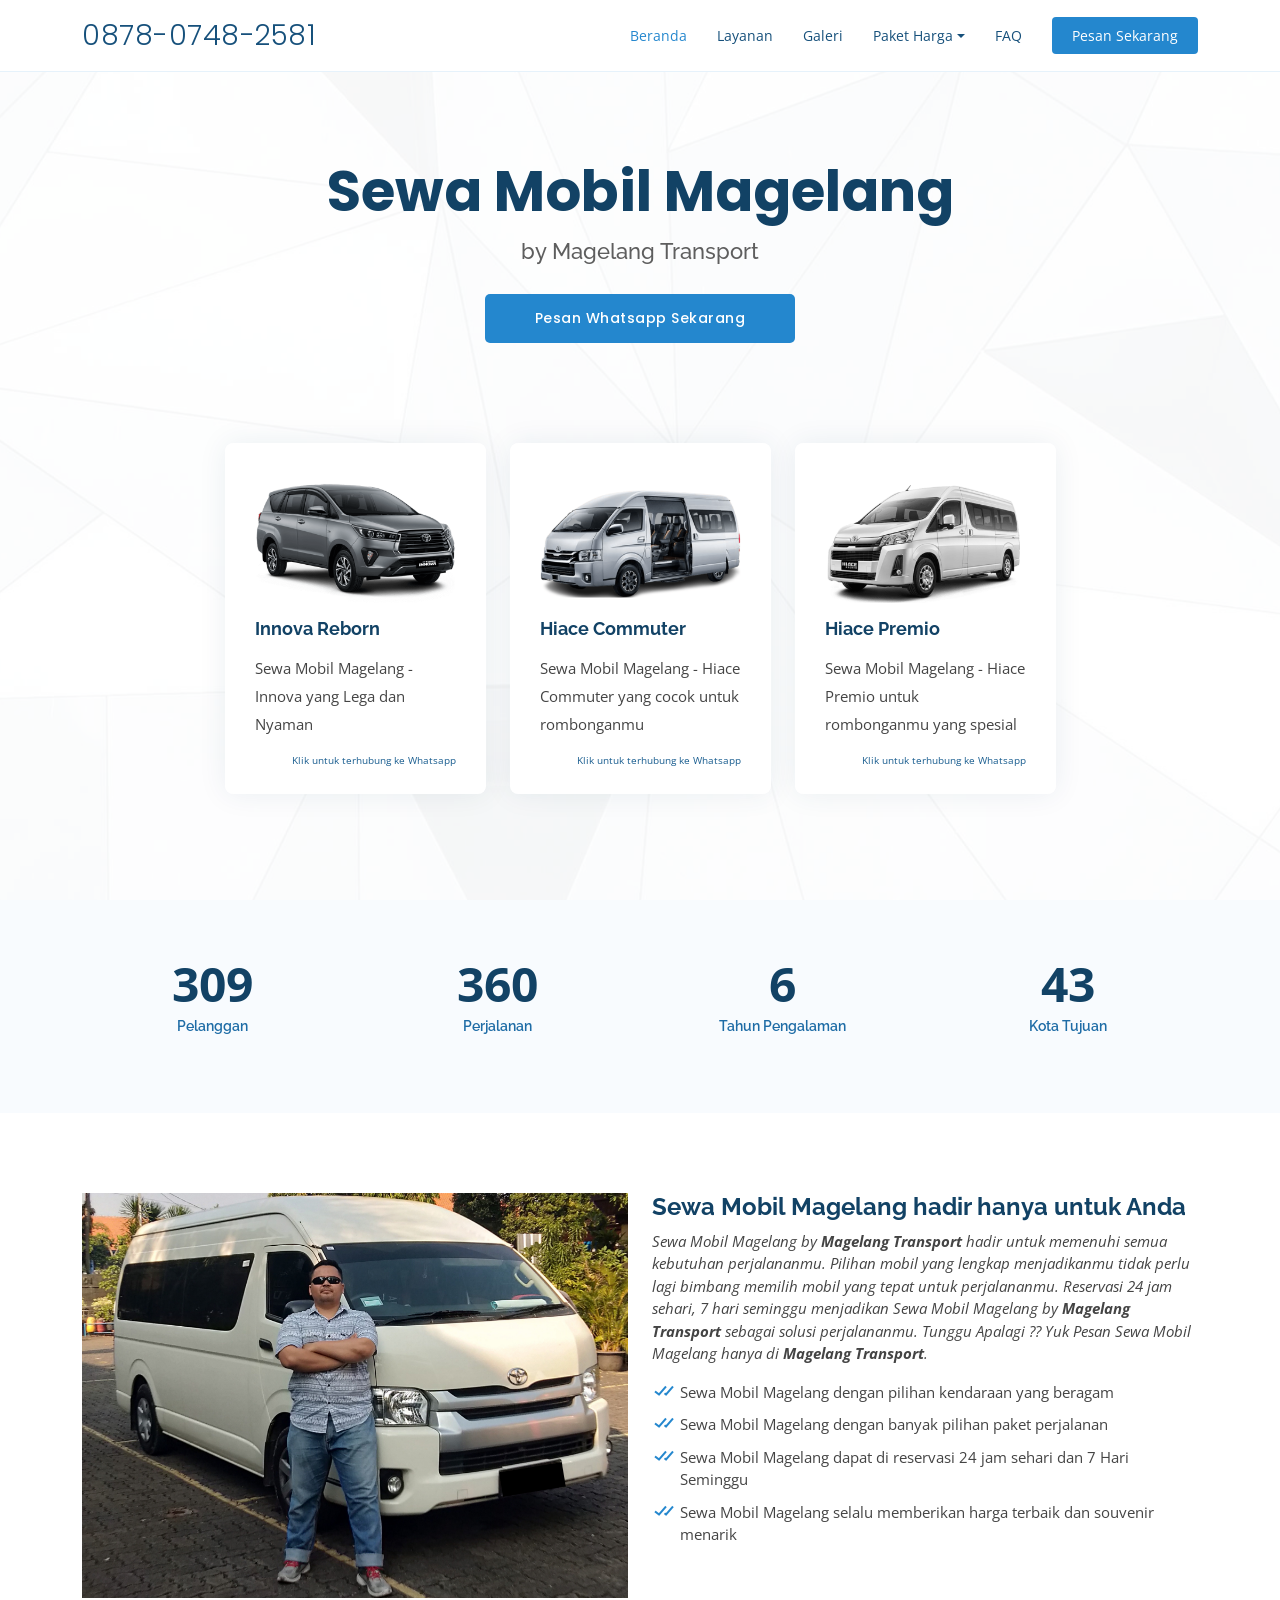
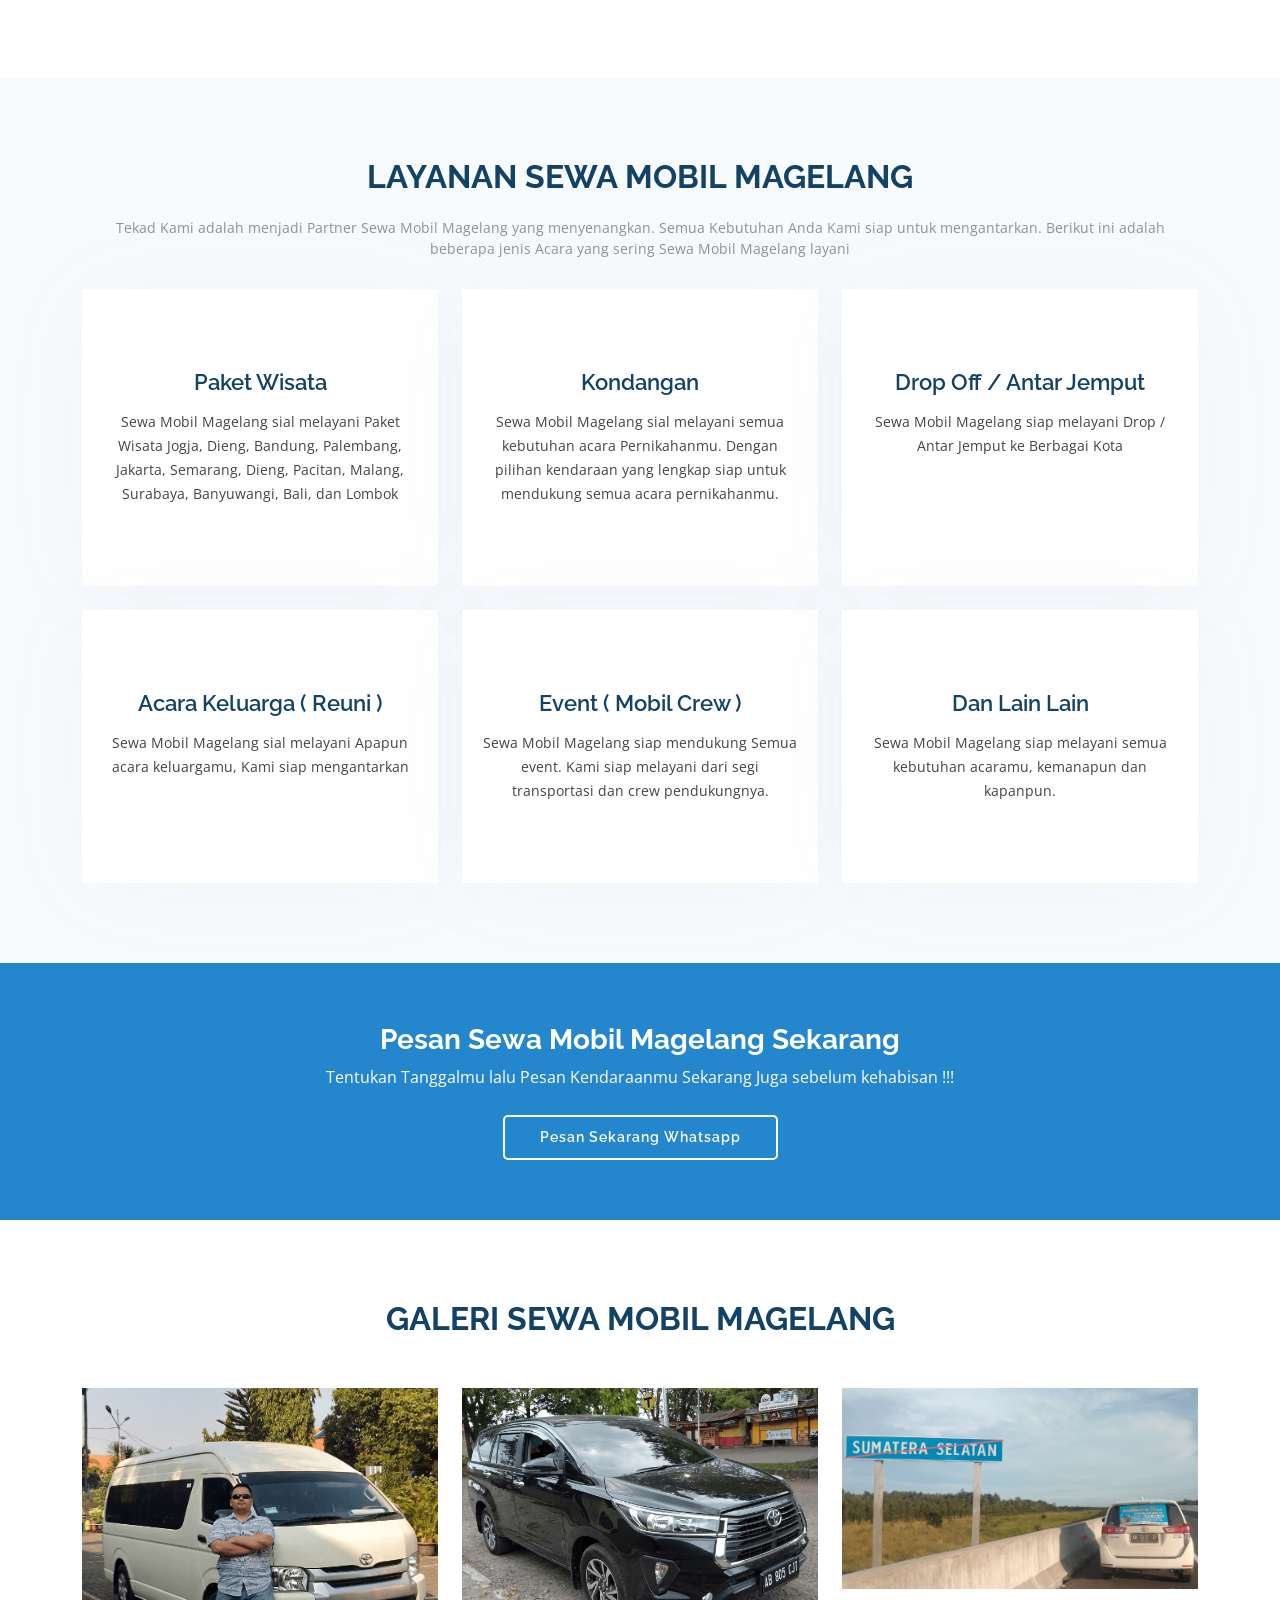
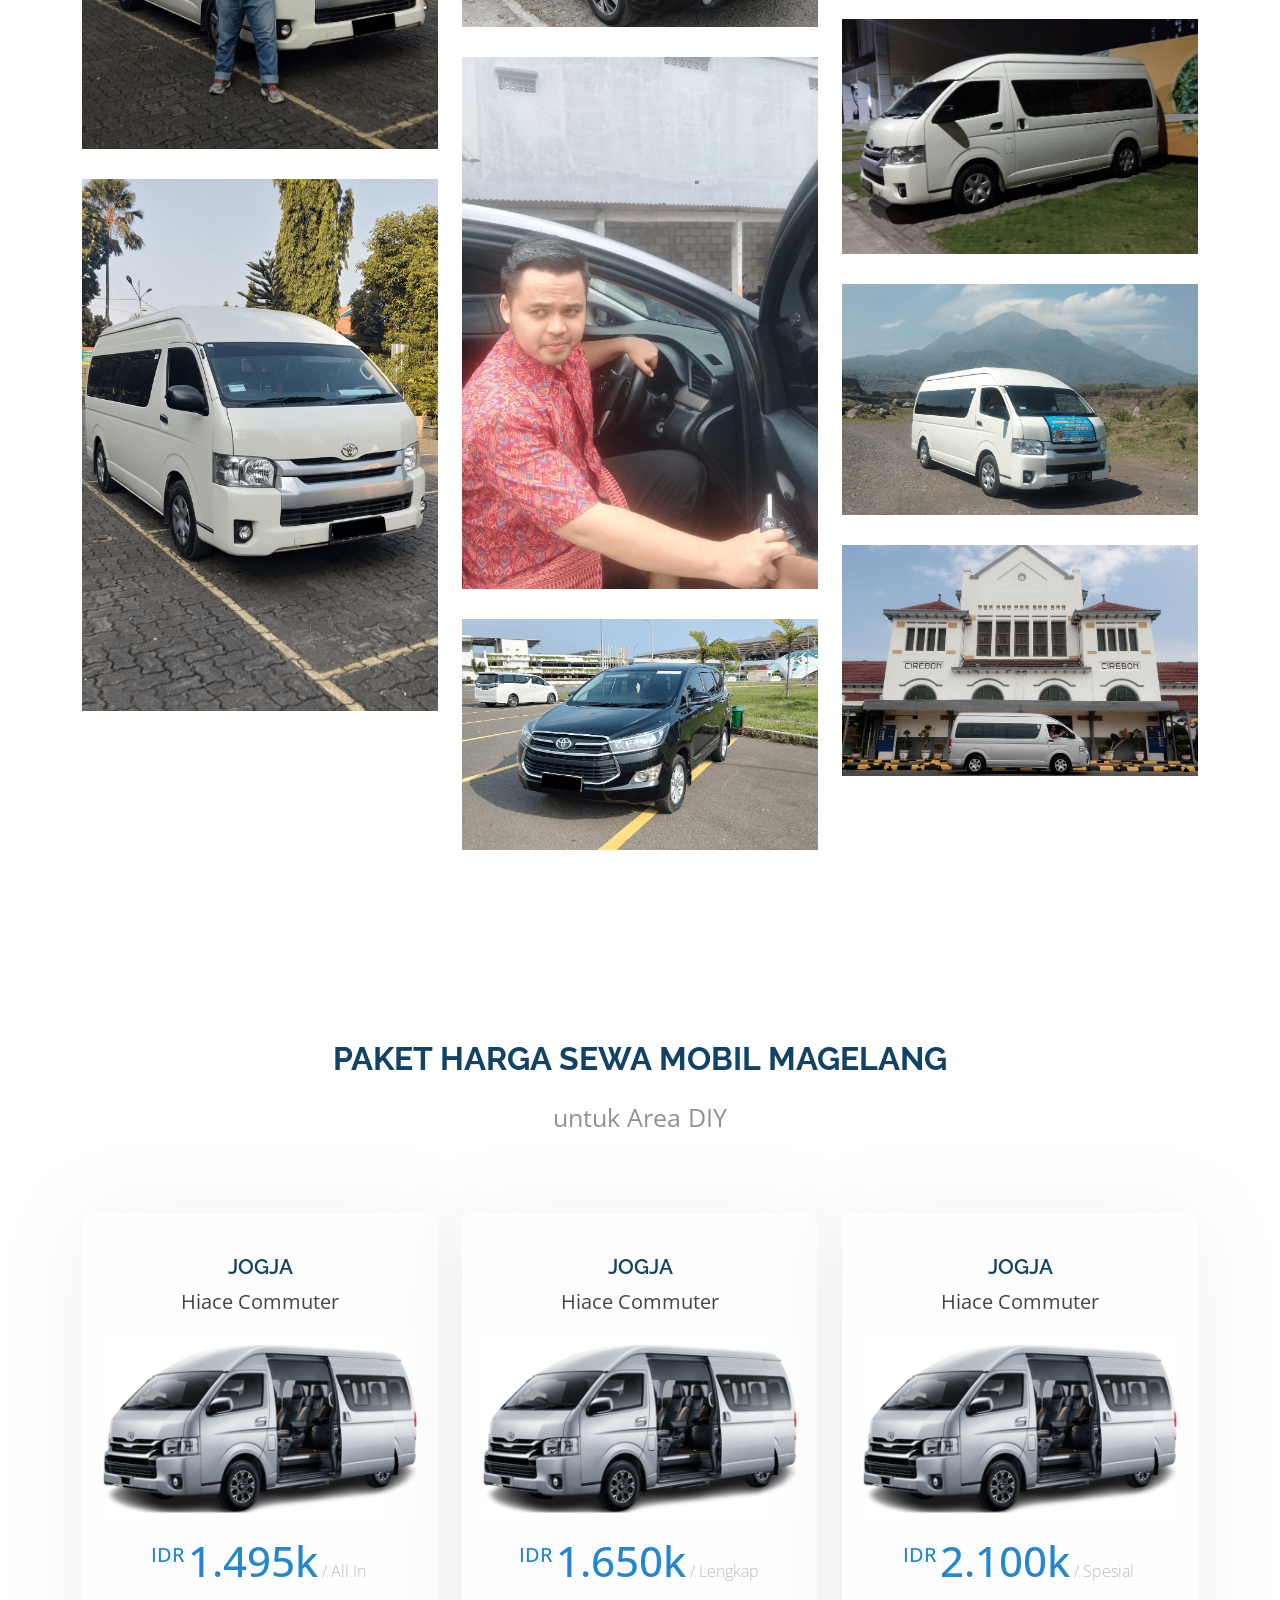
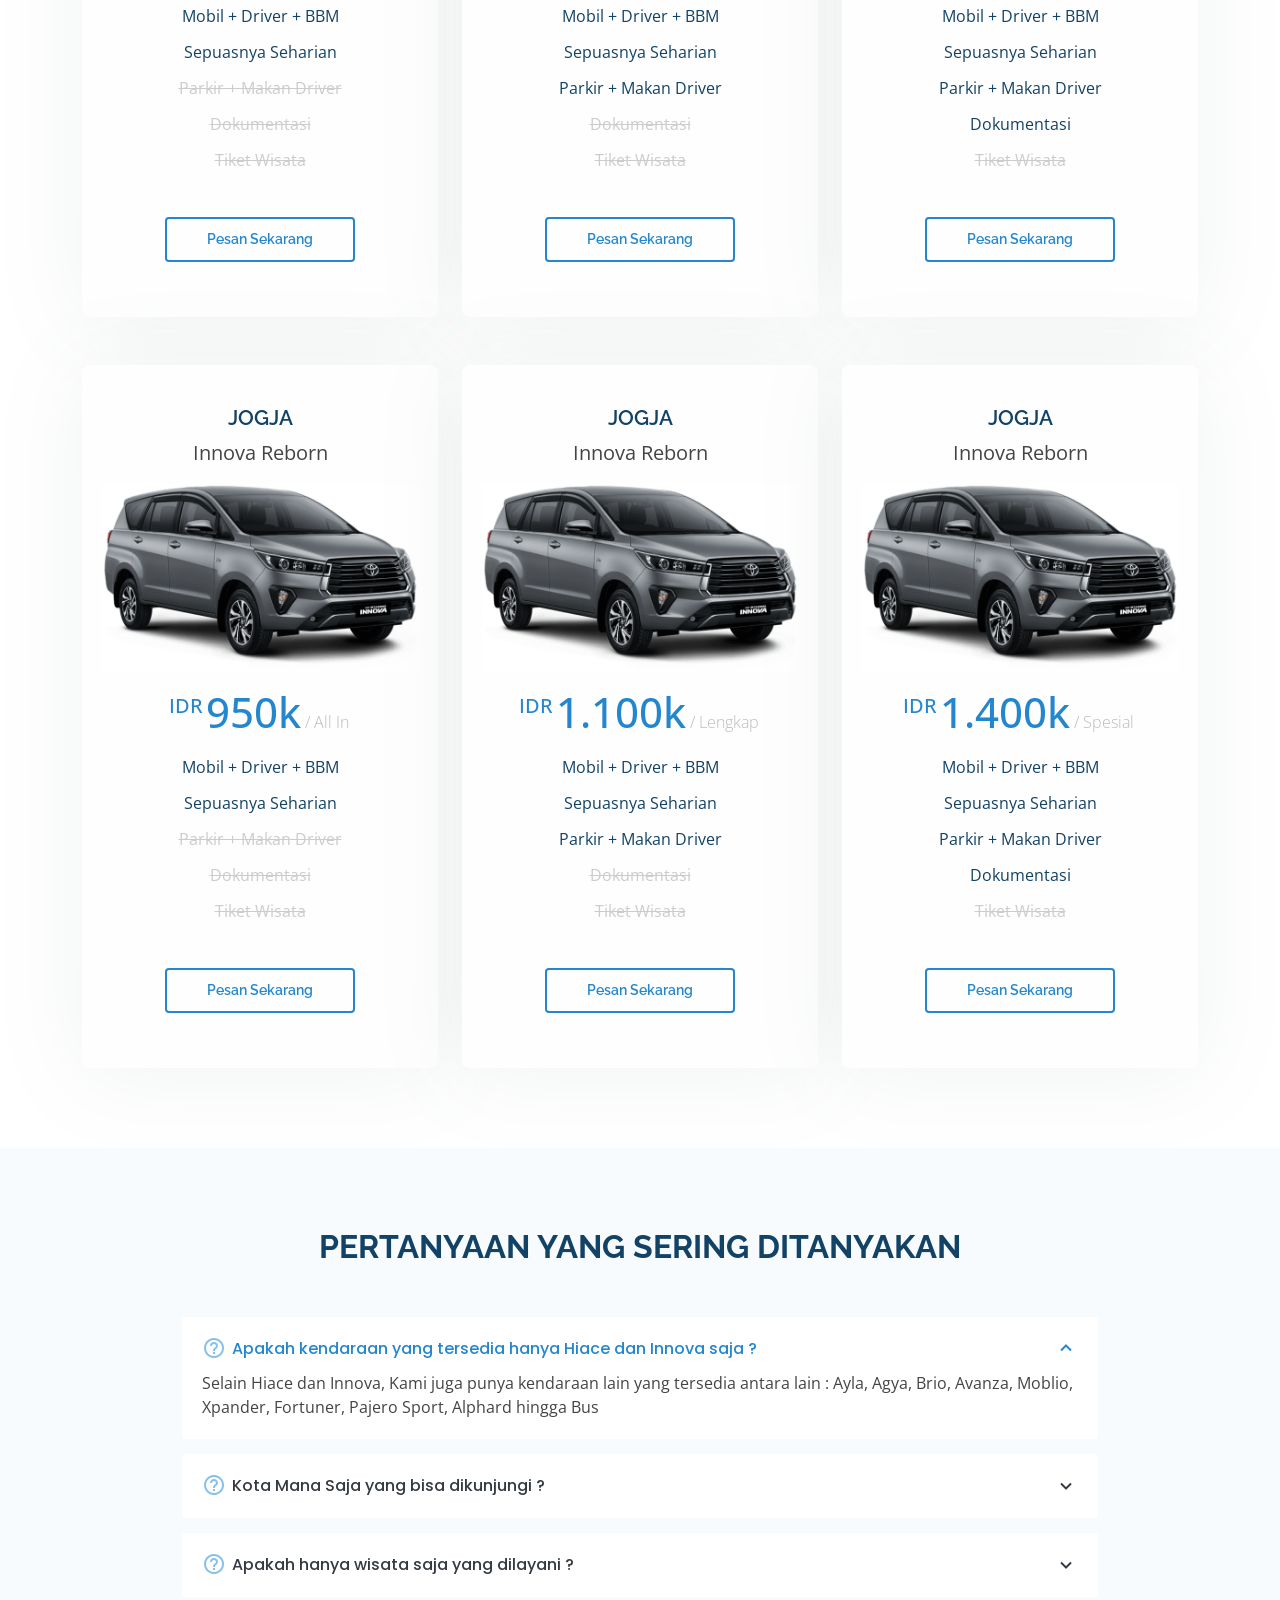
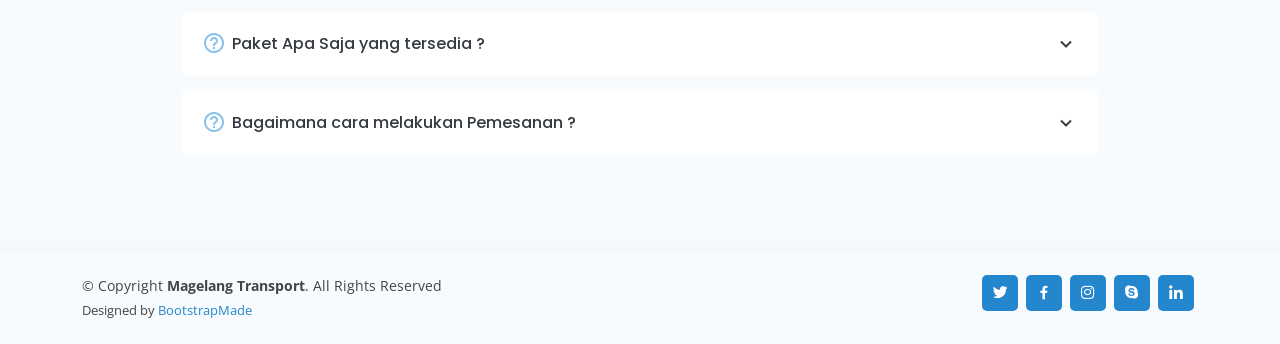
<file: index.html>
<!DOCTYPE html>
<html lang="en">
  <head>
    <meta charset="utf-8" />
    <meta content="width=device-width, initial-scale=1.0" name="viewport" />

    <title>0878-0748-2581 Sewa Mobil Magelang - Daftar Harga Lengkap Sewa Mobil Magelang by Magelang Transport</title>
    <meta content="Sewa Mobil Magelang - Daftar Harga Lengkap Sewa Mobil Magelang by Magelang Transport" name="description" />
    <meta content="Sewa Mobil Magelang" name="keywords" />

    <!-- Favicons -->
    <link href="assets/img/logo.png" rel="icon" />
    <link href="assets/img/logo.png" rel="apple-touch-icon" />

    <!-- Google Fonts -->
    <link
      href="https://fonts.googleapis.com/css?family=Open+Sans:300,300i,400,400i,600,600i,700,700i|Raleway:300,300i,400,400i,500,500i,600,600i,700,700i|Poppins:300,300i,400,400i,500,500i,600,600i,700,700i"
      rel="stylesheet"
    />

    <!-- Vendor CSS Files -->
    <link href="assets/vendor/aos/aos.css" rel="stylesheet" />
    <link
      href="assets/vendor/bootstrap/css/bootstrap.min.css"
      rel="stylesheet"
    />
    <link
      href="assets/vendor/bootstrap-icons/bootstrap-icons.css"
      rel="stylesheet"
    />
    <link href="assets/vendor/boxicons/css/boxicons.min.css" rel="stylesheet" />
    <link
      href="assets/vendor/glightbox/css/glightbox.min.css"
      rel="stylesheet"
    />
    <link href="assets/vendor/remixicon/remixicon.css" rel="stylesheet" />
    <link href="assets/vendor/swiper/swiper-bundle.min.css" rel="stylesheet" />

    <!-- Template Main CSS File -->
    <link href="assets/css/style.css" rel="stylesheet" />

    <!-- =======================================================
  * Template Name: OnePage - v4.6.0
  * Template URL: https://bootstrapmade.com/onepage-multipurpose-bootstrap-template/
  * Author: BootstrapMade.com
  * License: https://bootstrapmade.com/license/
  ======================================================== -->
  </head>

  <body>
    <!-- ======= Header ======= -->
    <header id="header" class="fixed-top">
      <div class="container d-flex align-items-center justify-content-between">
        <h1 class="logo">
          <a
            target="_blank"
            href="https://api.whatsapp.com/send?phone=6287807482581&text=Hallo Magelang Transport, Saya mau Sewa Mobil Magelang"
            >0878-0748-2581</a
          >
        </h1>
        <!-- Uncomment below if you prefer to use an image logo -->
        <!-- <a href="index.html" class="logo"><img src="assets/img/logo.png" alt="Sewa Mobil Magelang" class="img-fluid"></a>-->

        <nav id="navbar" class="navbar">
          <ul>
            <li>
              <a class="nav-link scrollto active" href="#hero">Beranda</a>
            </li>
            <!-- <li><a class="nav-link scrollto" href="#about">About</a></li> -->
            <li><a class="nav-link scrollto" href="#services">Layanan</a></li>
            <li>
              <a class="nav-link scrollto o" href="#portfolio">Galeri</a>
            </li>

            <li class="nav-item dropdown">
              <a class="nav-link dropdown-toggle" href="#" role="button" data-bs-toggle="dropdown" aria-expanded="false">
                Paket Harga
              </a>
              <ul class="dropdown-menu">
                <li><a class="dropdown-item" href="#pricing">Jogja</a></li>
                <li><a class="dropdown-item" href="mobilmagelangdieng.html">Dieng</a></li>
                <li><a class="dropdown-item" href="mobilmagelangsemarang.html">Semarang</a></li>
                <li><a class="dropdown-item" href="mobilmagelangcilacap.html">Cilacap</a></li>
                <li><a class="dropdown-item" href="mobilmagelangjakarta.html">Jakarta</a></li>
                <li><a class="dropdown-item" href="mobilmagelangmalang.html">Malang</a></li>
                <li><a class="dropdown-item" href="mobilmagelangbanyuwangi.html">Banyuwangi</a></li>
                <li><a class="dropdown-item" href="mobilmagelangbali.html">Bali</a></li>
                <li><a class="dropdown-item" href="https://api.whatsapp.com/send?phone=6287807482581&text=Hallo Magelang Transport,
                   Saya mau Sewa Mobil Magelang untuk tujuan . . ." target="_blank">Kota Lainnya</a></li>
              </ul>
            </li>
            <li><a class="nav-link scrollto" href="#faq">FAQ</a></li>

            <li>
              <a
                class="getstarted"
                target="_blank"
                href="https://api.whatsapp.com/send?phone=6287807482581&text=Hallo Magelang Transport, Saya mau Sewa Mobil Magelang"
                >Pesan Sekarang</a
              >
            </li>
          </ul>
          <i class="bi bi-list mobile-nav-toggle"></i>
        </nav>
        <!-- .navbar -->
      </div>
    </header>
    <!-- End Header -->

    <!-- ======= Hero Section ======= -->
    <section id="hero" class="d-flex align-items-center">
      <div
        class="container position-relative"
        data-aos="fade-up"
        data-aos-delay="100"
      >
        <div class="row justify-content-center">
          <div class="col-xl-10 col-lg-10 text-center">
            <h1>Sewa Mobil Magelang</h1>
            <h2>by Magelang Transport</h2>
          </div>
        </div>
        <div class="text-center">
          <a
            target="_blank"
            href="https://api.whatsapp.com/send?phone=6287807482581&text=Hallo Magelang Transport, Saya mau Sewa Mobil Magelang"
            class="btn-get-started scrollto"
            >Pesan Whatsapp Sekarang</a
          >
        </div>

        <div class="row justify-content-center icon-boxes">
         

          <div
            class="col-md-6 col-lg-3 d-flex align-items-stretch mb-5 mb-lg-0"
            data-aos="zoom-in"
            data-aos-delay="200"
          >
            <a
              class="text-decoration-none text-reset"
              target="_blank"
              href="https://api.whatsapp.com/send?phone=6287807482581&text=Hallo Magelang Transport, 
              Saya mau Sewa Mobil Innova Reborn + Driver"
            >
              <div class="icon-box">
                <!-- <div class="icon"><i class="ri-stack-line"></i></div> -->

                <img
                  src="assets/img/gambar1/chandrajogjatour-innova.png"
                  class="img-fluid"
                  width="100%"
                  alt="Sewa Mobil Magelang"
                  srcset=""
                />
                <h4 class="title">Innova Reborn</h4>
                <p class="description">Sewa Mobil Magelang - Innova yang Lega dan Nyaman</p>
                <p class="pesan">Klik untuk terhubung ke Whatsapp</p>
              </div>
            </a>
          </div>

          <div
            class="col-md-6 col-lg-3 d-flex align-items-stretch mb-5 mb-lg-0"
            data-aos="zoom-in"
            data-aos-delay="200"
          >
            <a
              class="text-decoration-none text-reset"
              target="_blank"
              href="https://api.whatsapp.com/send?phone=6287807482581&text=Hallo Magelang Transport, 
              Saya mau Sewa Mobil Hiace Commuter + Driver"
            >
              <div class="icon-box">
                <!-- <div class="icon"><i class="ri-stack-line"></i></div> -->

                <img
                  src="assets/img/gambar1/chandrajogjatour-hiace.png"
                  class="img-fluid"
                  width="100%"
                  alt="Sewa Mobil Magelang"
                  srcset=""
                />
                <h4 class="title">Hiace Commuter</h4>
                <p class="description">
                  Sewa Mobil Magelang - Hiace Commuter yang cocok untuk rombonganmu
                </p>
                <p class="pesan">Klik untuk terhubung ke Whatsapp</p>
              </div>
            </a>
          </div>

          <div
            class="col-md-6 col-lg-3 d-flex align-items-stretch mb-5 mb-lg-0"
            data-aos="zoom-in"
            data-aos-delay="200"
          >
            <a
              class="text-decoration-none text-reset"
              target="_blank"
              href="https://api.whatsapp.com/send?phone=6287807482581&text=Hallo Magelang Transport, 
              Saya mau Sewa Mobil Hiace Premio + Driver"
            >
              <div class="icon-box">
                <!-- <div class="icon"><i class="ri-stack-line"></i></div> -->

                <img
                  src="assets/img/gambar1/chandrajogjatour-premio.png"
                  class="img-fluid"
                  width="100%"
                  alt="Sewa Mobil Magelang"
                  srcset=""
                />
                <h4 class="title">Hiace Premio</h4>
                <p class="description">
                  Sewa Mobil Magelang - Hiace Premio untuk rombonganmu yang spesial
                </p>
                <p class="pesan">Klik untuk terhubung ke Whatsapp</p>
              </div>
            </a>
          </div>

          
        </div>
      </div>
    </section>
    <!-- End Hero -->

    <main id="main">
      <!-- ======= Counts Section ======= -->
      <section id="counts" class="counts section-bg">
        <div class="container">
          <div class="row justify-content-end">
            <div
              class="col-lg-3 col-md-5 col-6 d-md-flex align-items-md-stretch"
            >
              <div class="count-box">
                <span
                  data-purecounter-start="0"
                  data-purecounter-end="421"
                  data-purecounter-duration="2"
                  class="purecounter"
                ></span>
                <p>Pelanggan</p>
              </div>
            </div>

            <div
              class="col-lg-3 col-md-5 col-6 d-md-flex align-items-md-stretch"
            >
              <div class="count-box">
                <span
                  data-purecounter-start="0"
                  data-purecounter-end="490"
                  data-purecounter-duration="2"
                  class="purecounter"
                ></span>
                <p>Perjalanan</p>
              </div>
            </div>

            <div
              class="col-lg-3 col-md-5 col-6 d-md-flex align-items-md-stretch"
            >
              <div class="count-box">
                <span
                  data-purecounter-start="0"
                  data-purecounter-end="8"
                  data-purecounter-duration="2"
                  class="purecounter"
                ></span>
                <p>Tahun Pengalaman</p>
              </div>
            </div>

            <div
              class="col-lg-3 col-md-5 col-6 d-md-flex align-items-md-stretch"
            >
              <div class="count-box">
                <span
                  data-purecounter-start="0"
                  data-purecounter-end="59"
                  data-purecounter-duration="2"
                  class="purecounter"
                ></span>
                <p>Kota Tujuan</p>
              </div>
            </div>
          </div>
        </div>
      </section>
      <!-- End Counts Section -->

      <!-- ======= About Video Section ======= -->
      <section id="about-video" class="about-video">
        <div class="container" data-aos="fade-up">
          <div class="row">
            <div
              class="col-lg-6 video-box align-self-baseline"
              data-aos="fade-right"
              data-aos-delay="100"
            >
              <img
                src="assets/img/about.png"
                class="img-fluid"
                alt="Sewa Mobil Magelang"
              />
              <!-- <a
                href="https://www.youtube.com/watch?v=jDDaplaOz7Q"
                class="glightbox play-btn mb-4"
                data-vbtype="video"
                data-autoplay="true"
              ></a> -->
            </div>

            <div
              class="col-lg-6 pt-3 pt-lg-0 content"
              data-aos="fade-left"
              data-aos-delay="100"
            >
              <h3>Sewa Mobil Magelang hadir hanya untuk Anda</h3>
              <p class="fst-italic">
                Sewa Mobil Magelang by <strong> Magelang Transport </strong> hadir untuk memenuhi semua kebutuhan perjalananmu. Pilihan mobil yang lengkap 
                menjadikanmu tidak perlu lagi bimbang memilih mobil yang tepat untuk perjalananmu. Reservasi 24 jam sehari, 7 hari seminggu 
                menjadikan Sewa Mobil Magelang by <strong>Magelang Transport</strong> sebagai solusi perjalananmu. Tunggu Apalagi ?? Yuk Pesan Sewa Mobil Magelang 
                hanya di <strong>Magelang Transport</strong>.
              </p>
              <ul>
                <li>
                  <i class="bx bx-check-double"></i> Sewa Mobil Magelang dengan pilihan kendaraan yang beragam
                </li>
                <li>
                  <i class="bx bx-check-double"></i> Sewa Mobil Magelang dengan banyak pilihan paket perjalanan
                </li>
                <li>
                  <i class="bx bx-check-double"></i> Sewa Mobil Magelang dapat di reservasi 24 jam sehari dan 7 Hari Seminggu
                </li>
                <li>
                  <i class="bx bx-check-double"></i> Sewa Mobil Magelang selalu memberikan harga terbaik dan souvenir menarik
                </li>
              </ul>
            </div>
          </div>
        </div>
      </section>
      <!-- End About Video Section -->

      <!-- ======= Services Section ======= -->
      <section id="services" class="services section-bg">
        <div class="container" data-aos="fade-up">
          <div class="section-title">
            <h2>Layanan Sewa Mobil Magelang</h2>
            <p>
              Tekad Kami adalah menjadi Partner Sewa Mobil Magelang yang
              menyenangkan. Semua Kebutuhan Anda Kami siap untuk mengantarkan.
              Berikut ini adalah beberapa jenis Acara yang sering Sewa Mobil Magelang layani
            </p>
          </div>

          <div class="row">
            <div
              class="col-lg-4 col-md-6 d-flex align-items-stretch"
              data-aos="zoom-in"
              data-aos-delay="100"
            >
              <div class="icon-box iconbox-blue">
                <h4><a href="">Paket Wisata</a></h4>
                <p>
                  Sewa Mobil Magelang sial melayani Paket Wisata Jogja, Dieng, Bandung, Palembang, Jakarta,
                  Semarang, Dieng, Pacitan, Malang, Surabaya, Banyuwangi, Bali,
                  dan Lombok
                </p>
              </div>
            </div>

            <div
              class="col-lg-4 col-md-6 d-flex align-items-stretch mt-4 mt-md-0"
              data-aos="zoom-in"
              data-aos-delay="200"
            >
              <div class="icon-box iconbox-orange">
                <h4><a href="">Kondangan</a></h4>
                <p>
                  Sewa Mobil Magelang sial melayani semua kebutuhan acara Pernikahanmu. Dengan pilihan kendaraan yang lengkap siap untuk 
                  mendukung semua acara pernikahanmu.
                </p>
              </div>
            </div>

            <div
              class="col-lg-4 col-md-6 d-flex align-items-stretch mt-4 mt-lg-0"
              data-aos="zoom-in"
              data-aos-delay="300"
            >
              <div class="icon-box iconbox-pink">
                <h4><a href="">Drop Off / Antar Jemput</a></h4>
                <p>Sewa Mobil Magelang siap melayani Drop / Antar Jemput ke Berbagai Kota</p>
              </div>
            </div>

            <div
              class="col-lg-4 col-md-6 d-flex align-items-stretch mt-4"
              data-aos="zoom-in"
              data-aos-delay="100"
            >
              <div class="icon-box iconbox-yellow">
                <h4><a href="">Acara Keluarga ( Reuni )</a></h4>
                <p>Sewa Mobil Magelang sial melayani Apapun acara keluargamu, Kami siap mengantarkan</p>
              </div>
            </div>

            <div
              class="col-lg-4 col-md-6 d-flex align-items-stretch mt-4"
              data-aos="zoom-in"
              data-aos-delay="200"
            >
              <div class="icon-box iconbox-red">
                <h4><a href="">Event ( Mobil Crew )</a></h4>
                <p>
                  Sewa Mobil Magelang siap mendukung Semua event. Kami
                  siap melayani dari segi transportasi dan crew pendukungnya.
                </p>
              </div>
            </div>

            <div
              class="col-lg-4 col-md-6 d-flex align-items-stretch mt-4"
              data-aos="zoom-in"
              data-aos-delay="300"
            >
              <div class="icon-box iconbox-teal">
                <h4><a href="">Dan Lain Lain</a></h4>
                <p>
                  Sewa Mobil Magelang siap melayani semua kebutuhan acaramu, kemanapun dan kapanpun.
                </p>
              </div>
            </div>
          </div>
        </div>
      </section>
      <!-- End Sevices Section -->

      <!-- ======= Cta Section ======= -->
      <section id="cta" class="cta">
        <div class="container" data-aos="zoom-in">
          <div class="text-center">
            <h3>Pesan Sewa Mobil Magelang Sekarang</h3>
            <p>
              Tentukan Tanggalmu lalu Pesan Kendaraanmu Sekarang Juga sebelum
              kehabisan !!!
            </p>
            <a
              class="cta-btn"
              target="_blank"
              href="https://api.whatsapp.com/send?phone=6287807482581&text=Hallo Magelang Transport, Saya mau Sewa Mobil Magelang"
              >Pesan Sekarang Whatsapp</a
            >
          </div>
        </div>
      </section>
      <!-- End Cta Section -->

      <!-- ======= Portfolio Section ======= -->
      <section id="portfolio" class="portfolio">
        <div class="container" data-aos="fade-up">
          <div class="section-title">
            <h2>Galeri Sewa Mobil Magelang</h2>
          </div>

          <div
            class="row portfolio-container"
            data-aos="fade-up"
            data-aos-delay="300"
          >
            <div class="col-lg-4 col-md-6 portfolio-item filter-app">
              <div class="portfolio-wrap">
                <img
                  src="assets/img/portfolio/galeri-1.png"
                  class="img-fluid"
                  alt="Sewa Mobil Magelang"
                />
              </div>
            </div>

            <div class="col-lg-4 col-md-6 portfolio-item filter-web">
              <div class="portfolio-wrap">
                <img
                  src="assets/img/portfolio/galeri-2.png"
                  class="img-fluid"
                  alt="Sewa Mobil Magelang"
                />
              </div>
            </div>

            <div class="col-lg-4 col-md-6 portfolio-item filter-app">
              <div class="portfolio-wrap">
                <img
                  src="assets/img/portfolio/galeri-3.png"
                  class="img-fluid"
                  alt="Sewa Mobil Magelang"
                />
              </div>
            </div>

            <div class="col-lg-4 col-md-6 portfolio-item filter-card">
              <div class="portfolio-wrap">
                <img
                  src="assets/img/portfolio/galeri-4.png"
                  class="img-fluid"
                  alt="Sewa Mobil Magelang"
                />
              </div>
            </div>

            <div class="col-lg-4 col-md-6 portfolio-item filter-web">
              <div class="portfolio-wrap">
                <img
                  src="assets/img/portfolio/galeri-5.png"
                  class="img-fluid"
                  alt="Sewa Mobil Magelang"
                />
              </div>
            </div>

            <div class="col-lg-4 col-md-6 portfolio-item filter-app">
              <div class="portfolio-wrap">
                <img
                  src="assets/img/portfolio/galeri-6.png"
                  class="img-fluid"
                  alt="Sewa Mobil Magelang"
                />
              </div>
            </div>

            <div class="col-lg-4 col-md-6 portfolio-item filter-card">
              <div class="portfolio-wrap">
                <img
                  src="assets/img/portfolio/galeri-7.png"
                  class="img-fluid"
                  alt="Sewa Mobil Magelang"
                />
              </div>
            </div>

            <div class="col-lg-4 col-md-6 portfolio-item filter-card">
              <div class="portfolio-wrap">
                <img
                  src="assets/img/portfolio/galeri-8.png"
                  class="img-fluid"
                  alt="Sewa Mobil Magelang"
                />
              </div>
            </div>

            <div class="col-lg-4 col-md-6 portfolio-item filter-web">
              <div class="portfolio-wrap">
                <img
                  src="assets/img/portfolio/galeri-9.png"
                  class="img-fluid"
                  alt="Sewa Mobil Magelang"
                />
              </div>
            </div>
          </div>
        </div>
      </section>
      <!-- End Portfolio Section -->

      <!-- ======= Pricing Section ======= -->
      <section id="pricing" class="pricing">
        <div class="container" data-aos="fade-up">
          <div class="section-title">
            <h2>Paket Harga Sewa Mobil Magelang</h2>
            <p>
              untuk Area DIY
            </p>
          </div>

          <div class="row justify-content-center">
            <div
              class="col-lg-4 col-md-6 mt-4 mt-md-0"
              data-aos="zoom-in"
              data-aos-delay="100"
            >
              <div class="box mt-5">
                <h3>Jogja</h3>
                <p>Hiace Commuter</p>
                <img
                  src="assets/img/gambar1/chandrajogjatour-hiace.png"
                  class="img-fluid"
                  alt="Sewa Mobil Magelang"
                  srcset=""
                />
                <h4><sup>IDR</sup>1.495k<span> / All In</span></h4>
                <ul>
                  <li>Mobil + Driver + BBM</li>
                  <li>Sepuasnya Seharian</li>
                  <li class="na">Parkir + Makan Driver</li>
                  <li class="na">Dokumentasi</li>
                  <li class="na">Tiket Wisata</li>
                </ul>
                <div class="btn-wrap">
                  <a
                    target="_blank"
                    href="https://api.whatsapp.com/send?phone=6287807482581&text=Hallo Magelang Transport, 
                    Saya mau Sewa Mobil Hiace All In tujuan Jogja IDR 1.495k Paket All In"
                    class="btn-buy"
                    >Pesan Sekarang</a
                  >
                </div>
              </div>
            </div>

            <div
              class="col-lg-4 col-md-6 mt-4 mt-md-0"
              data-aos="zoom-in"
              data-aos-delay="100"
            >
              <div class="box mt-5">
                <h3>Jogja</h3>
                <p>Hiace Commuter</p>
                <img
                  src="assets/img/gambar1/chandrajogjatour-hiace.png"
                  class="img-fluid"
                  alt="Sewa Mobil Magelang"
                  srcset=""
                />
                <h4><sup>IDR</sup>1.650k<span> / Lengkap</span></h4>
                <ul>
                  <li>Mobil + Driver + BBM</li>
                  <li>Sepuasnya Seharian</li>
                  <li>Parkir + Makan Driver</li>
                  <li class="na">Dokumentasi</li>
                  <li class="na">Tiket Wisata</li>
                </ul>
                <div class="btn-wrap">
                  <a
                    target="_blank"
                    href="https://api.whatsapp.com/send?phone=6287807482581&text=Hallo Magelang Transport, 
                    Saya mau Sewa Mobil Hiace tujuan Jogja IDR 1.650k Paket Lengkap"
                    class="btn-buy"
                    >Pesan Sekarang</a
                  >
                </div>
              </div>
            </div>

            <div
              class="col-lg-4 col-md-6 mt-4 mt-md-0"
              data-aos="zoom-in"
              data-aos-delay="100"
            >
              <div class="box mt-5">
                <h3>Jogja</h3>
                <p>Hiace Commuter</p>
                <img
                  src="assets/img/gambar1/chandrajogjatour-hiace.png"
                  class="img-fluid"
                  alt="Sewa Mobil Magelang"
                  srcset=""
                />
                <h4><sup>IDR</sup>2.100k<span> / Spesial</span></h4>
                <ul>
                  <li>Mobil + Driver + BBM</li>
                  <li>Sepuasnya Seharian</li>
                  <li>Parkir + Makan Driver</li>
                  <li>Dokumentasi</li>
                  <li class="na">Tiket Wisata</li>
                </ul>
                <div class="btn-wrap">
                  <a
                    target="_blank"
                    href="https://api.whatsapp.com/send?phone=6287807482581&text=Hallo Magelang Transport, 
                    Saya mau Sewa Mobil Hiace tujuan Jogja IDR 2.100k Paket Spesial"
                    class="btn-buy"
                    >Pesan Sekarang</a
                  >
                </div>
              </div>
            </div>

            <div
              class="col-lg-4 col-md-6"
              data-aos="zoom-im"
              data-aos-delay="100"
            >
              <div class="box mt-5">
                <h3>Jogja</h3>
                <p>Innova Reborn</p>
                <img
                  src="assets/img/gambar1/chandrajogjatour-innova.png"
                  class="img-fluid"
                  alt="Sewa Mobil Magelang"
                  srcset=""
                />
                <h4><sup>IDR</sup>950k<span> / All In</span></h4>
                <ul>
                  <li>Mobil + Driver + BBM</li>
                  <li>Sepuasnya Seharian</li>
                  <li class="na">Parkir + Makan Driver</li>
                  <li class="na">Dokumentasi</li>
                  <li class="na">Tiket Wisata</li>
                </ul>
                <div class="btn-wrap">
                  <a
                    target="_blank"
                    href="https://api.whatsapp.com/send?phone=6287807482581&text=Hallo Magelang Transport, 
                    Saya mau Sewa Mobil Innova Reborn tujuan Jogja IDR 950k Paket All In"
                    class="btn-buy"
                    >Pesan Sekarang</a
                  >
                </div>
              </div>
            </div>

            <div
              class="col-lg-4 col-md-6"
              data-aos="zoom-im"
              data-aos-delay="100"
            >
              <div class="box mt-5">
                <h3>Jogja</h3>
                <p>Innova Reborn</p>
                <img
                  src="assets/img/gambar1/chandrajogjatour-innova.png"
                  class="img-fluid"
                  alt="Sewa Mobil Magelang"
                  srcset=""
                />
                <h4><sup>IDR</sup>1.100k<span> / Lengkap</span></h4>
                <ul>
                  <li>Mobil + Driver + BBM</li>
                  <li>Sepuasnya Seharian</li>
                  <li>Parkir + Makan Driver</li>
                  <li class="na">Dokumentasi</li>
                  <li class="na">Tiket Wisata</li>
                </ul>
                <div class="btn-wrap">
                  <a
                    target="_blank"
                    href="https://api.whatsapp.com/send?phone=6287807482581&text=Hallo Magelang Transport, 
                    Saya mau Sewa Mobil Innova Reborn tujuan Jogja IDR 1.100k Paket Lengkap"
                    class="btn-buy"
                    >Pesan Sekarang</a
                  >
                </div>
              </div>
            </div>

            <div
              class="col-lg-4 col-md-6"
              data-aos="zoom-im"
              data-aos-delay="100"
            >
              <div class="box mt-5">
                <h3>Jogja</h3>
                <p>Innova Reborn</p>
                <img
                  src="assets/img/gambar1/chandrajogjatour-innova.png"
                  class="img-fluid"
                  alt="Sewa Mobil Magelang"
                  srcset=""
                />
                <h4><sup>IDR</sup>1.400k<span> / Spesial</span></h4>
                <ul>
                  <li>Mobil + Driver + BBM</li>
                  <li>Sepuasnya Seharian</li>
                  <li>Parkir + Makan Driver</li>
                  <li>Dokumentasi</li>
                  <li class="na">Tiket Wisata</li>
                </ul>
                <div class="btn-wrap">
                  <a
                    target="_blank"
                    href="https://api.whatsapp.com/send?phone=6287807482581&text=Hallo Magelang Transport, 
                    Saya mau Sewa Mobil Innova Reborn tujuan Jogja IDR 1.400k Paket Spesial"
                    class="btn-buy"
                    >Pesan Sekarang</a
                  >
                </div>
              </div>
            </div>
            
          </div>
        </div>
      </section>
      <!-- End Pricing Section -->

      <!-- ======= Frequently Asked Questions Section ======= -->
      <section id="faq" class="faq section-bg">
        <div class="container" data-aos="fade-up">
          <div class="section-title">
            <h2>Pertanyaan yang Sering Ditanyakan</h2>
          </div>

          <div class="faq-list">
            <ul>
              <li data-aos="fade-up">
                <i class="bx bx-help-circle icon-help"></i>
                <a
                  data-bs-toggle="collapse"
                  class="collapse"
                  data-bs-target="#faq-list-1"
                  >Apakah kendaraan yang tersedia hanya Hiace dan Innova saja ?
                  <i class="bx bx-chevron-down icon-show"></i
                  ><i class="bx bx-chevron-up icon-close"></i
                ></a>
                <div
                  id="faq-list-1"
                  class="collapse show"
                  data-bs-parent=".faq-list"
                >
                  <p>
                    Selain Hiace dan Innova, Kami juga punya kendaraan lain yang
                    tersedia antara lain : Ayla, Agya, Brio, Avanza, Moblio,
                    Xpander, Fortuner, Pajero Sport, Alphard hingga Bus
                  </p>
                </div>
              </li>

              <li data-aos="fade-up" data-aos-delay="100">
                <i class="bx bx-help-circle icon-help"></i>
                <a
                  data-bs-toggle="collapse"
                  data-bs-target="#faq-list-2"
                  class="collapsed"
                  >Kota Mana Saja yang bisa dikunjungi ?
                  <i class="bx bx-chevron-down icon-show"></i
                  ><i class="bx bx-chevron-up icon-close"></i
                ></a>
                <div
                  id="faq-list-2"
                  class="collapse"
                  data-bs-parent=".faq-list"
                >
                  <p>
                    Semua kota di pulau Jawa, Sumatera, Madura, Bali, dan Lombok
                    bisa dikunjungi. Langsung Telepon / Whatsapp nomor diatas
                    untuk memberi tahu kota mana tujuan Anda
                  </p>
                </div>
              </li>

              <li data-aos="fade-up" data-aos-delay="200">
                <i class="bx bx-help-circle icon-help"></i>
                <a
                  data-bs-toggle="collapse"
                  data-bs-target="#faq-list-3"
                  class="collapsed"
                  >Apakah hanya wisata saja yang dilayani ?
                  <i class="bx bx-chevron-down icon-show"></i
                  ><i class="bx bx-chevron-up icon-close"></i
                ></a>
                <div
                  id="faq-list-3"
                  class="collapse"
                  data-bs-parent=".faq-list"
                >
                  <p>
                    Tidak hanya Paket Wisata Saja yang kami Layani. Ada juga
                    layanan Antar Jemput, Drop Off, Transport Bandara,
                    Kondangan, Kunjungan Kerja, Acara Keluarga, Reuni,
                    Gathering, Penelitian, dan lain lain
                  </p>
                </div>
              </li>

              <li data-aos="fade-up" data-aos-delay="300">
                <i class="bx bx-help-circle icon-help"></i>
                <a
                  data-bs-toggle="collapse"
                  data-bs-target="#faq-list-4"
                  class="collapsed"
                  >Paket Apa Saja yang tersedia ?
                  <i class="bx bx-chevron-down icon-show"></i
                  ><i class="bx bx-chevron-up icon-close"></i
                ></a>
                <div
                  id="faq-list-4"
                  class="collapse"
                  data-bs-parent=".faq-list"
                >
                  <ul class="">
                    <li>Paket Bebas ( Mobil + Driver )</li>
                    <li>Paket All In ( Mobil + Driver + BBM + Tol + Kapal )</li>
                    <li>
                      Paket Lengkap ( Paket All In + Parkir + Makan Driver )
                    </li>
                    <li>Paket Spesial ( Paket Lengkap + Tiket Wisata )</li>
                    <li>Paket Istimewa ( Paket Spesial + Penginapan )</li>
                    <li>
                      Paket Markibul ( Paket Istimewa + Kuliner + Dokumentasi )
                    </li>
                  </ul>
                </div>
              </li>

              <li data-aos="fade-up" data-aos-delay="400">
                <i class="bx bx-help-circle icon-help"></i>
                <a
                  data-bs-toggle="collapse"
                  data-bs-target="#faq-list-5"
                  class="collapsed"
                  >Bagaimana cara melakukan Pemesanan ?
                  <i class="bx bx-chevron-down icon-show"></i
                  ><i class="bx bx-chevron-up icon-close"></i
                ></a>
                <div
                  id="faq-list-5"
                  class="collapse"
                  data-bs-parent=".faq-list"
                >
                  <p>
                    Silhakan hubungi Kami di nomor 0878-0748-2581 ( Telpon /
                    Whatsapp ) atau melalui tombol pemesanan diatas
                  </p>
                </div>
              </li>
            </ul>
          </div>
        </div>
      </section>
      <!-- End Frequently Asked Questions Section -->
    </main>
    <!-- End #main -->

    <!-- ======= Footer ======= -->
    <footer id="footer">
      <div class="container d-md-flex py-4">
        <div class="me-md-auto text-center text-md-start">
          <div class="copyright">
            &copy; Copyright <strong><span>Magelang Transport</span></strong
            >. All Rights Reserved
          </div>
          <div class="credits">
            <!-- All the links in the footer should remain intact. -->
            <!-- You can delete the links only if you purchased the pro version. -->
            <!-- Licensing information: https://bootstrapmade.com/license/ -->
            <!-- Purchase the pro version with working PHP/AJAX contact form: https://bootstrapmade.com/onepage-multipurpose-bootstrap-template/ -->
            Designed by <a href="https://bootstrapmade.com/">BootstrapMade</a>
          </div>
        </div>
        <div class="social-links text-center text-md-right pt-3 pt-md-0">
          <a href="#" class="twitter"><i class="bx bxl-twitter"></i></a>
          <a href="" class="facebook"><i class="bx bxl-facebook"></i></a>
          <a
            target="_blank"
            href="https://www.instagram.com/ayonaikhiace_purworejo/"
            class="instagram"
            ><i class="bx bxl-instagram"></i
          ></a>
          <a href="#" class="google-plus"><i class="bx bxl-skype"></i></a>
          <a href="#" class="linkedin"><i class="bx bxl-linkedin"></i></a>
        </div>
      </div>
    </footer>
    <!-- End Footer -->

    <div id="preloader"></div>
    <a
      href="#"
      class="back-to-top d-flex align-items-center justify-content-center"
      ><i class="bi bi-arrow-up-short"></i
    ></a>

    <!-- Vendor JS Files -->
    <script src="assets/vendor/aos/aos.js"></script>
    <script src="assets/vendor/bootstrap/js/bootstrap.bundle.min.js"></script>
    <script src="assets/vendor/glightbox/js/glightbox.min.js"></script>
    <script src="assets/vendor/isotope-layout/isotope.pkgd.min.js"></script>
    <script src="assets/vendor/php-email-form/validate.js"></script>
    <script src="assets/vendor/purecounter/purecounter.js"></script>
    <script src="assets/vendor/swiper/swiper-bundle.min.js"></script>

    <!-- Template Main JS File -->
    <script src="assets/js/main.js"></script>
  </body>
</html>
</file>
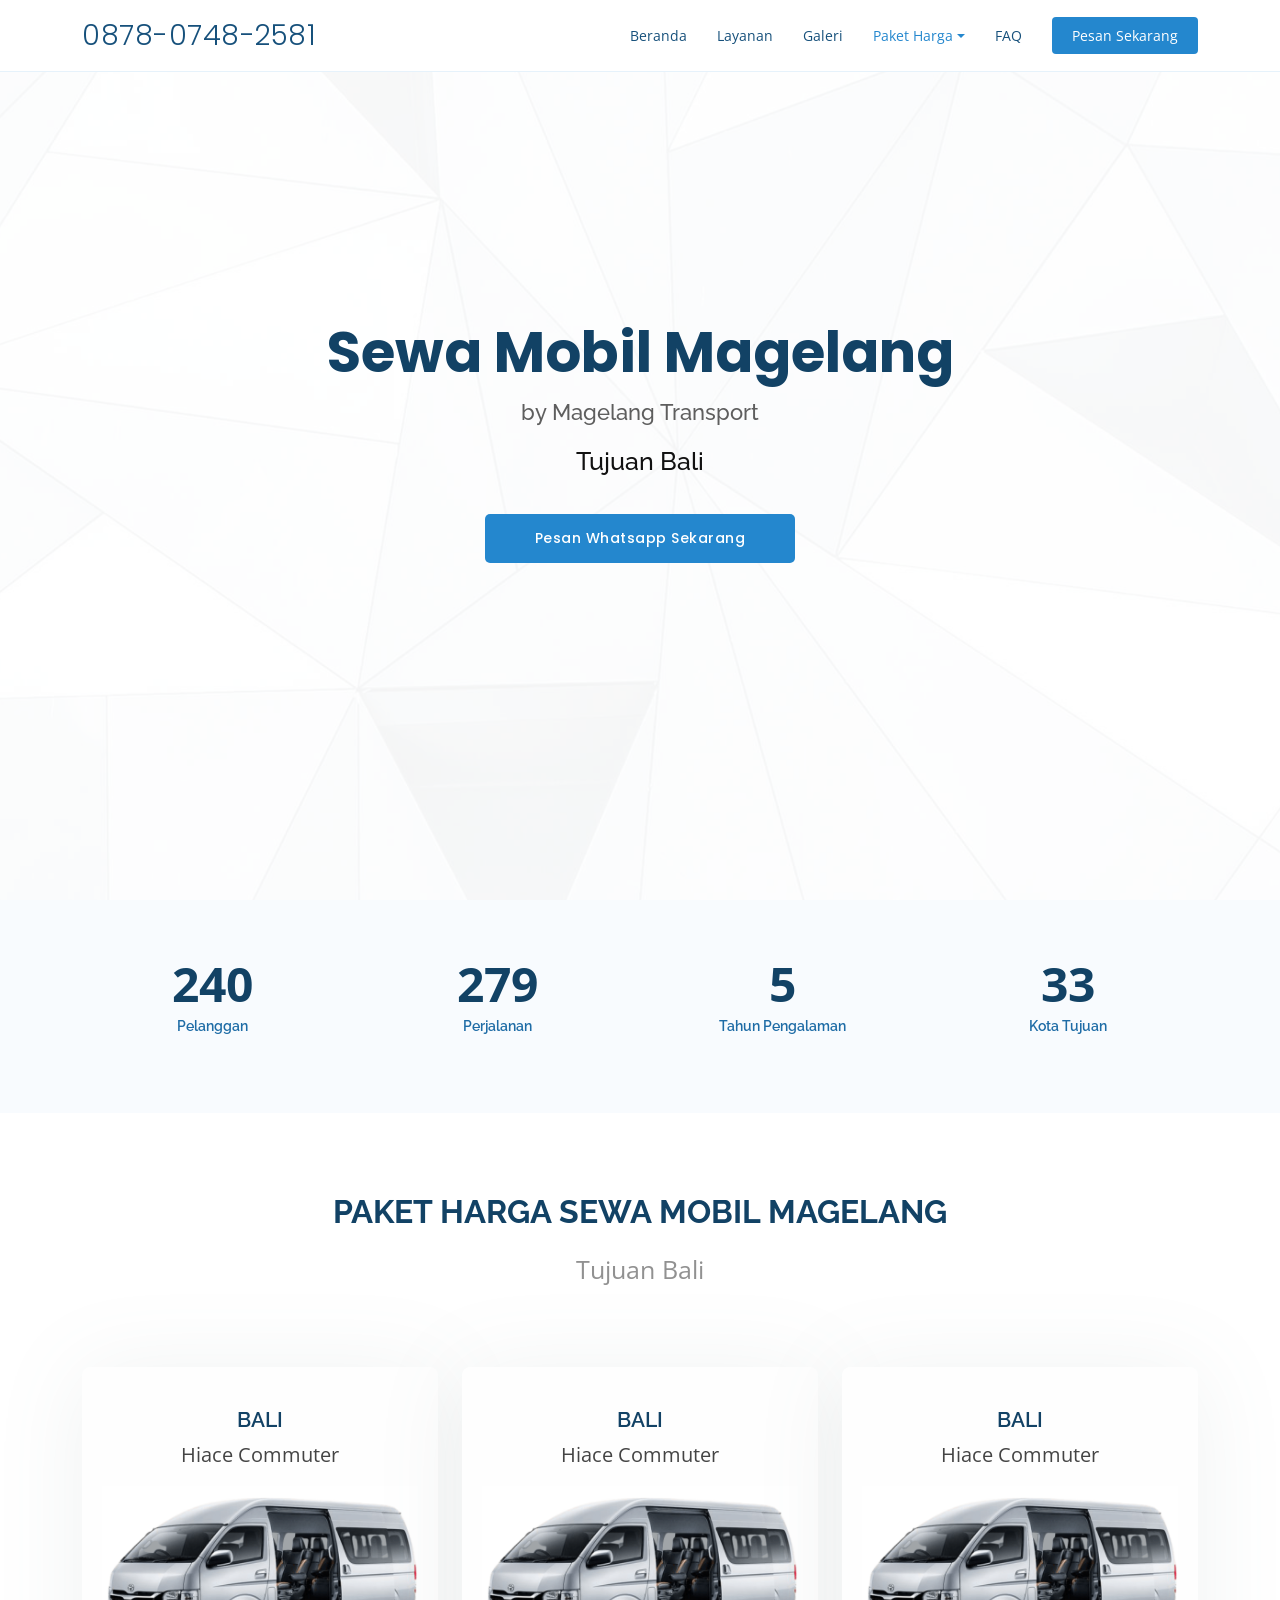
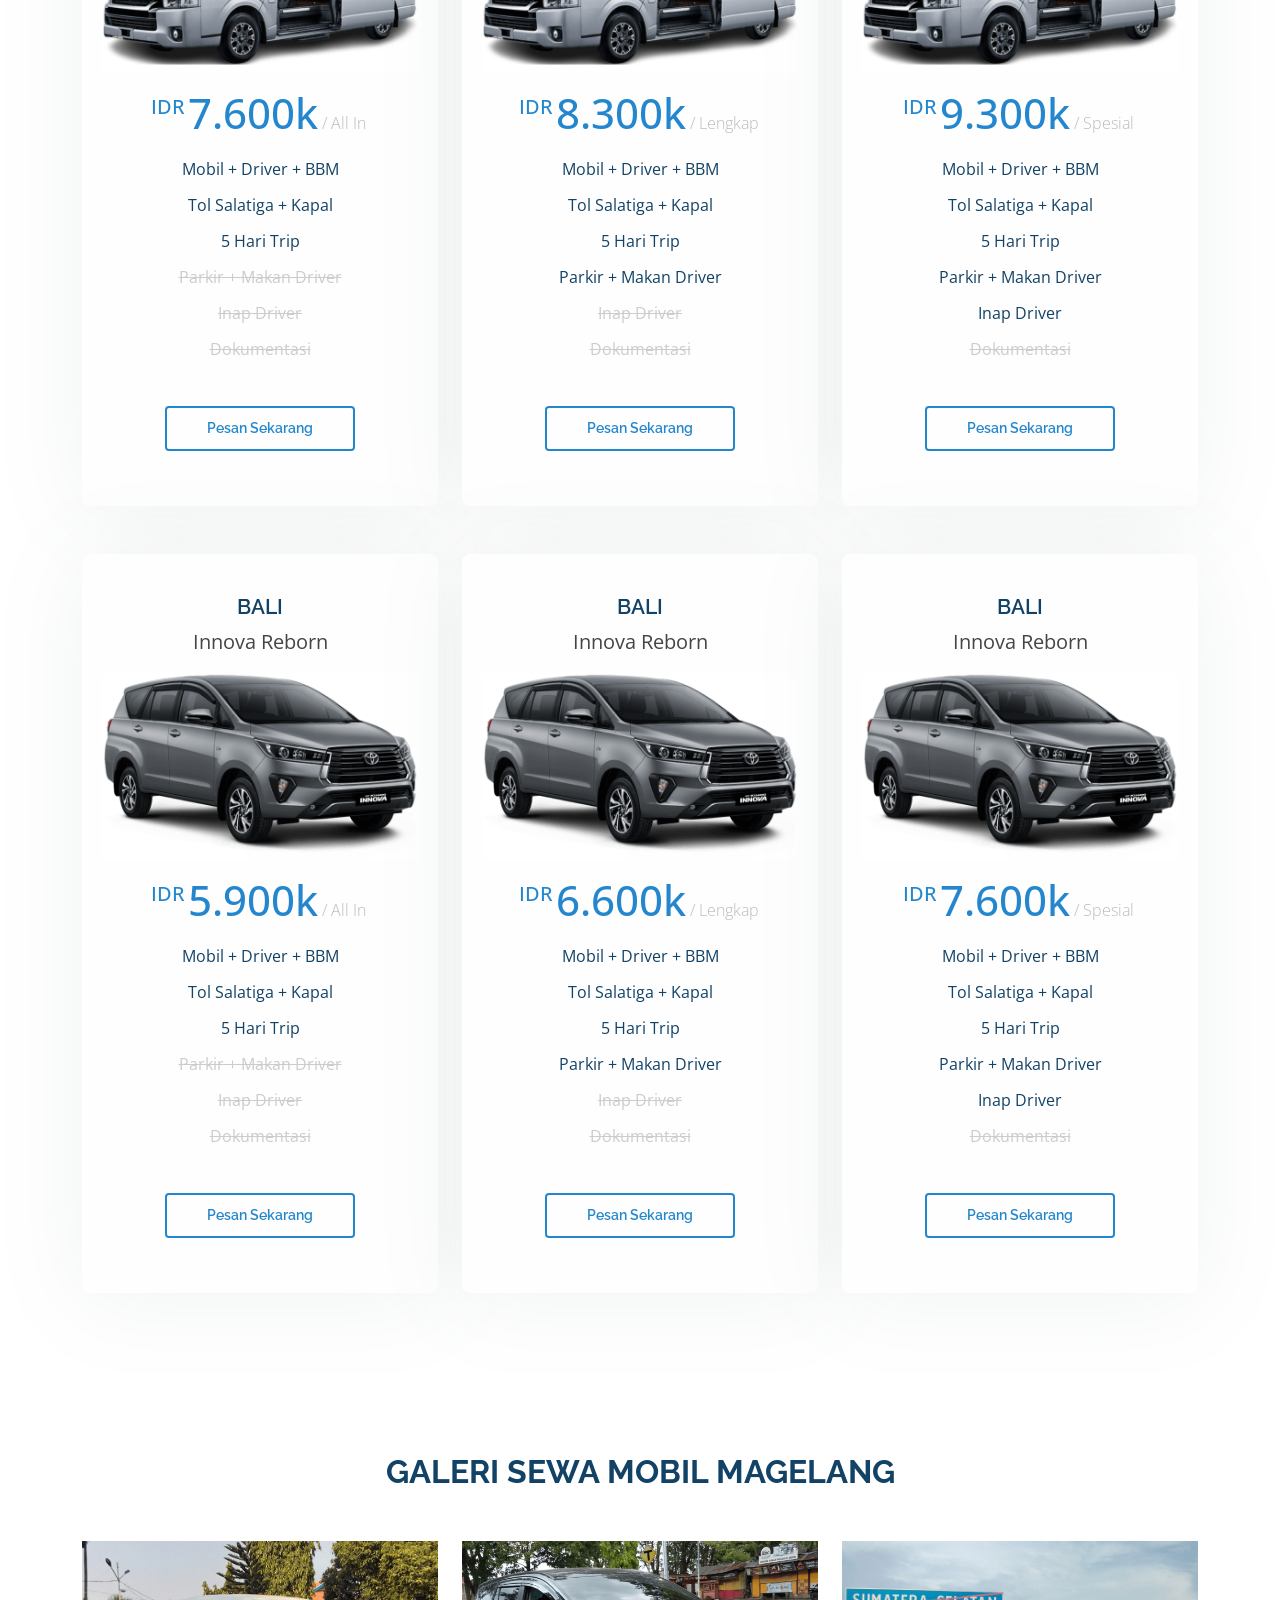
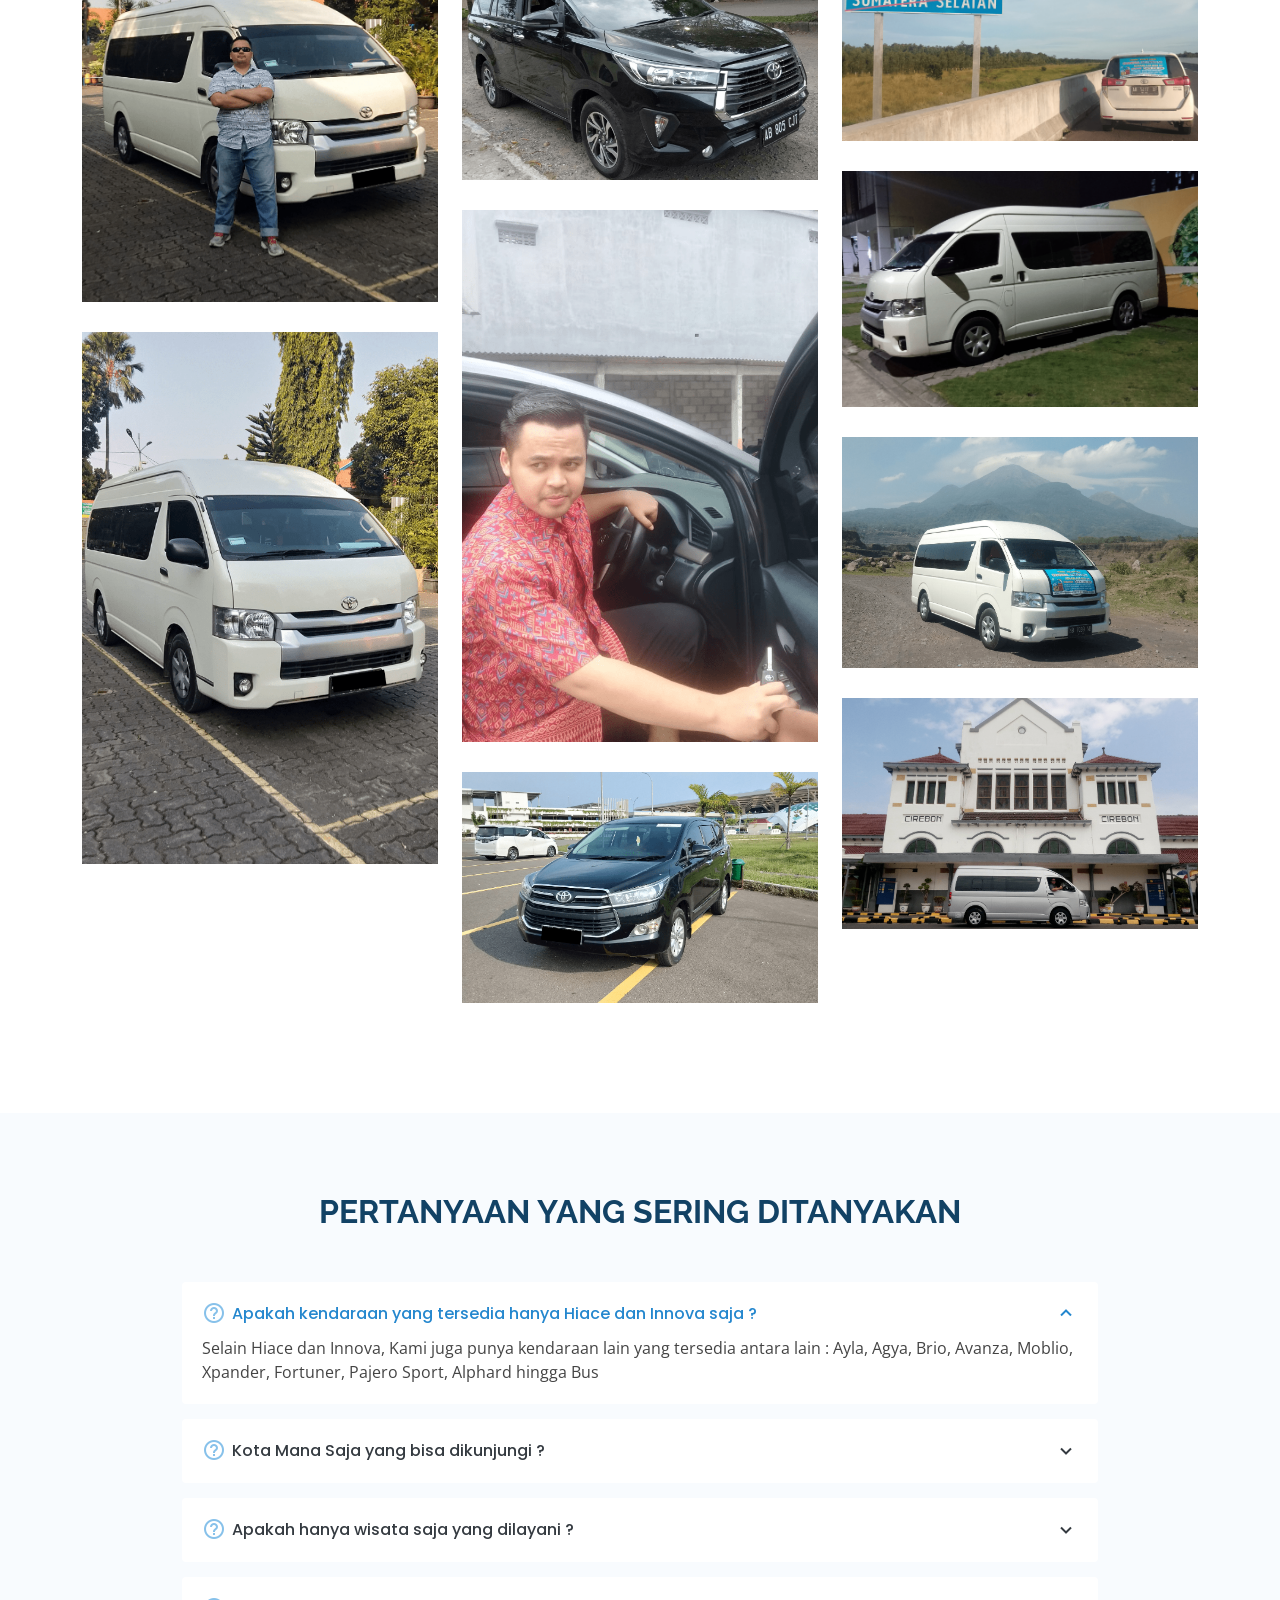
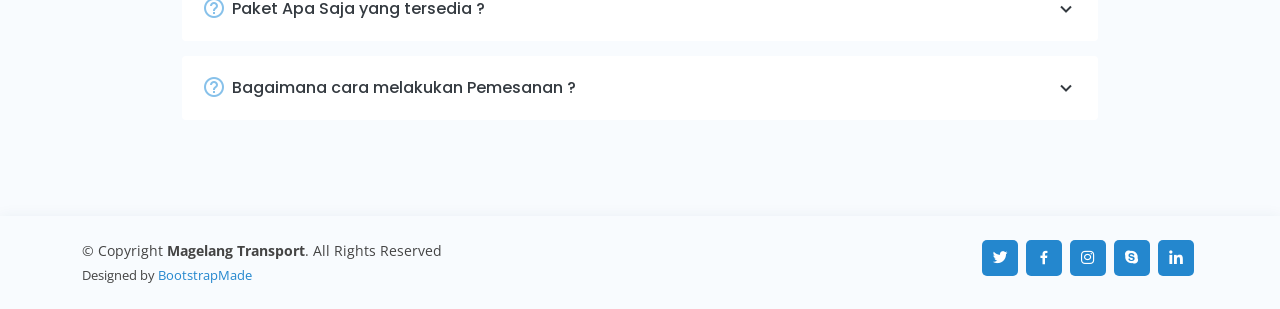
<file: mobilmagelangbali.html>
<!DOCTYPE html>
<html lang="en">
  <head>
    <meta charset="utf-8" />
    <meta content="width=device-width, initial-scale=1.0" name="viewport" />

    <title>0878-0748-2581 Sewa Mobil Magelang - Daftar Harga Lengkap Sewa Mobil Magelang tujuan Bali by Magelang Transport</title>
    <meta content="Sewa Mobil Magelang - Daftar Harga Lengkap Sewa Mobil Magelang tujuan Bali by Magelang Transport" name="description" />
    <meta content="Sewa Mobil Magelang" name="keywords" />

    <!-- Favicons -->
    <link href="assets/img/logo.png" rel="icon" />
    <link href="assets/img/logo.png" rel="apple-touch-icon" />

    <!-- Google Fonts -->
    <link
      href="https://fonts.googleapis.com/css?family=Open+Sans:300,300i,400,400i,600,600i,700,700i|Raleway:300,300i,400,400i,500,500i,600,600i,700,700i|Poppins:300,300i,400,400i,500,500i,600,600i,700,700i"
      rel="stylesheet"
    />

    <!-- Vendor CSS Files -->
    <link href="assets/vendor/aos/aos.css" rel="stylesheet" />
    <link
      href="assets/vendor/bootstrap/css/bootstrap.min.css"
      rel="stylesheet"
    />
    <link
      href="assets/vendor/bootstrap-icons/bootstrap-icons.css"
      rel="stylesheet"
    />
    <link href="assets/vendor/boxicons/css/boxicons.min.css" rel="stylesheet" />
    <link
      href="assets/vendor/glightbox/css/glightbox.min.css"
      rel="stylesheet"
    />
    <link href="assets/vendor/remixicon/remixicon.css" rel="stylesheet" />
    <link href="assets/vendor/swiper/swiper-bundle.min.css" rel="stylesheet" />

    <!-- Template Main CSS File -->
    <link href="assets/css/style.css" rel="stylesheet" />

    <!-- =======================================================
  * Template Name: OnePage - v4.6.0
  * Template URL: https://bootstrapmade.com/onepage-multipurpose-bootstrap-template/
  * Author: BootstrapMade.com
  * License: https://bootstrapmade.com/license/
  ======================================================== -->
  </head>

  <body>
    <!-- ======= Header ======= -->
    <header id="header" class="fixed-top">
      <div class="container d-flex align-items-center justify-content-between">
        <h1 class="logo">
          <a
            target="_blank"
            href="https://api.whatsapp.com/send?phone=6287807482581&text=Hallo Magelang Transport, Saya mau Sewa Mobil Magelang"
            >0878-0748-2581</a
          >
        </h1>
        <!-- Uncomment below if you prefer to use an image logo -->
        <!-- <a href="index.html" class="logo"><img src="assets/img/logo.png" alt="Sewa Mobil Magelang" class="img-fluid"></a>-->

        <nav id="navbar" class="navbar">
          <ul>
            <li>
              <a class="nav-link scrollto" href="index.html">Beranda</a>
            </li>
            <!-- <li><a class="nav-link scrollto" href="#about">About</a></li> -->
            <li><a class="nav-link scrollto" href="index.html#services">Layanan</a></li>
            <li>
              <a class="nav-link scrollto o" href="index.html#portfolio">Galeri</a>
            </li>

            <li class="nav-item dropdown">
              <a class="nav-link dropdown-toggle active" href="#" role="button" data-bs-toggle="dropdown" aria-expanded="false">
                Paket Harga
              </a>
              <ul class="dropdown-menu">
                <li><a class="dropdown-item" href="index.html#pricing">Jogja</a></li>
                <li><a class="dropdown-item" href="mobilmagelangdieng.html">Dieng</a></li>
                <li><a class="dropdown-item" href="mobilmagelangsemarang.html">Semarang</a></li>
                <li><a class="dropdown-item" href="mobilmagelangcilacap.html">Cilacap</a></li>
                <li><a class="dropdown-item" href="mobilmagelangjakarta.html">Jakarta</a></li>
                <li><a class="dropdown-item" href="mobilmagelangmalang.html">Malang</a></li>
                <li><a class="dropdown-item" href="mobilmagelangbanyuwangi.html">Banyuwangi</a></li>
                <li><a class="dropdown-item" href="mobilmagelangbali.html">Bali (Aktif)</a></li>
                <li><a class="dropdown-item" href="https://api.whatsapp.com/send?phone=6287807482581&text=Hallo Magelang Transport,
                   Saya mau Sewa Mobil Magelang untuk tujuan . . ." target="_blank">Kota Lainnya</a></li>
              </ul>
            </li>
            <li><a class="nav-link scrollto" href="index.html#faq">FAQ</a></li>

            <li>
              <a
                class="getstarted"
                target="_blank"
                href="https://api.whatsapp.com/send?phone=6287807482581&text=Hallo Magelang Transport, Saya mau Sewa Mobil Magelang"
                >Pesan Sekarang</a
              >
            </li>
          </ul>
          <i class="bi bi-list mobile-nav-toggle"></i>
        </nav>
        <!-- .navbar -->
      </div>
    </header>
    <!-- End Header -->

    <!-- ======= Hero Section ======= -->
    <section id="hero" class="d-flex align-items-center">
      <div
        class="container position-relative"
        data-aos="fade-up"
        data-aos-delay="100"
      >
        <div class="row justify-content-center">
          <div class="col-xl-10 col-lg-10 text-center">
            <h1>Sewa Mobil Magelang</h1>
            <h2>by Magelang Transport</h2>
            <h3>Tujuan Bali</h3>
          </div>
        </div>
        <div class="text-center">
          <a
            target="_blank"
            href="https://api.whatsapp.com/send?phone=6287807482581&text=Hallo Magelang Transport, Saya mau Sewa Mobil Magelang tujuan Bali"
            class="btn-get-started scrollto"
            >Pesan Whatsapp Sekarang</a
          >
        </div>

        <div class="row icon-boxes">
          
        </div>
      </div>
    </section>
    <!-- End Hero -->

    <main id="main">

      <!-- ======= Counts Section ======= -->
      <section id="counts" class="counts section-bg">
        <div class="container">
          <div class="row justify-content-end">
            <div
              class="col-lg-3 col-md-5 col-6 d-md-flex align-items-md-stretch"
            >
              <div class="count-box">
                <span
                  data-purecounter-start="0"
                  data-purecounter-end="421"
                  data-purecounter-duration="2"
                  class="purecounter"
                ></span>
                <p>Pelanggan</p>
              </div>
            </div>

            <div
              class="col-lg-3 col-md-5 col-6 d-md-flex align-items-md-stretch"
            >
              <div class="count-box">
                <span
                  data-purecounter-start="0"
                  data-purecounter-end="490"
                  data-purecounter-duration="2"
                  class="purecounter"
                ></span>
                <p>Perjalanan</p>
              </div>
            </div>

            <div
              class="col-lg-3 col-md-5 col-6 d-md-flex align-items-md-stretch"
            >
              <div class="count-box">
                <span
                  data-purecounter-start="0"
                  data-purecounter-end="8"
                  data-purecounter-duration="2"
                  class="purecounter"
                ></span>
                <p>Tahun Pengalaman</p>
              </div>
            </div>

            <div
              class="col-lg-3 col-md-5 col-6 d-md-flex align-items-md-stretch"
            >
              <div class="count-box">
                <span
                  data-purecounter-start="0"
                  data-purecounter-end="59"
                  data-purecounter-duration="2"
                  class="purecounter"
                ></span>
                <p>Kota Tujuan</p>
              </div>
            </div>
          </div>
        </div>
      </section>
      <!-- End Counts Section -->

      <!-- ======= Pricing Section ======= -->
      <section id="pricing" class="pricing">
        <div class="container" data-aos="fade-up">
          <div class="section-title">
            <h2>Paket Harga Sewa Mobil Magelang</h2>
            <p>
              Tujuan Bali
            </p>
          </div>

          <div class="row justify-content-center">
            <div
              class="col-lg-4 col-md-6 mt-4 mt-md-0"
              data-aos="zoom-in"
              data-aos-delay="100"
            >
              <div class="box mt-5">
                <h3>Bali</h3>
                <p>Hiace Commuter</p>
                <img
                  src="assets/img/gambar1/chandrajogjatour-hiace.png"
                  class="img-fluid"
                  alt="Sewa Mobil Magelang"
                  srcset=""
                />
                <h4><sup>IDR</sup>7.600k<span> / All In</span></h4>
                <ul>
                  <li>Mobil + Driver + BBM</li>
                  <li>Tol Salatiga + Kapal</li>
                  <li>5 Hari Trip</li>
                  <li class="na">Parkir + Makan Driver</li>
                  <li class="na">Inap Driver</li>
                  <li class="na">Dokumentasi</li>
                </ul>
                <div class="btn-wrap">
                  <a
                    target="_blank"
                    href="https://api.whatsapp.com/send?phone=6287807482581&text=Hallo Magelang Transport, 
                    Saya mau Sewa Mobil Hiace All In tujuan Bali IDR 7.600k Paket All In 5 Hari"
                    class="btn-buy"
                    >Pesan Sekarang</a
                  >
                </div>
              </div>
            </div>

            <div
              class="col-lg-4 col-md-6 mt-4 mt-md-0"
              data-aos="zoom-in"
              data-aos-delay="100"
            >
              <div class="box mt-5">
                <h3>Bali</h3>
                <p>Hiace Commuter</p>
                <img
                  src="assets/img/gambar1/chandrajogjatour-hiace.png"
                  class="img-fluid"
                  alt="Sewa Mobil Magelang"
                  srcset=""
                />
                <h4><sup>IDR</sup>8.300k<span> / Lengkap</span></h4>
                <ul>
                  <li>Mobil + Driver + BBM</li>
                  <li>Tol Salatiga + Kapal</li>
                  <li>5 Hari Trip</li>
                  <li>Parkir + Makan Driver</li>
                  <li class="na">Inap Driver</li>
                  <li class="na">Dokumentasi</li>
                </ul>
                <div class="btn-wrap">
                  <a
                    target="_blank"
                    href="https://api.whatsapp.com/send?phone=6287807482581&text=Hallo Magelang Transport, 
                    Saya mau Sewa Mobil Hiace tujuan Bali IDR 8.300k Paket Lengkap 5 Hari"
                    class="btn-buy"
                    >Pesan Sekarang</a
                  >
                </div>
              </div>
            </div>

            <div
              class="col-lg-4 col-md-6 mt-4 mt-md-0"
              data-aos="zoom-in"
              data-aos-delay="100"
            >
              <div class="box mt-5">
                <h3>Bali</h3>
                <p>Hiace Commuter</p>
                <img
                  src="assets/img/gambar1/chandrajogjatour-hiace.png"
                  class="img-fluid"
                  alt="Sewa Mobil Magelang"
                  srcset=""
                />
                <h4><sup>IDR</sup>9.300k<span> / Spesial</span></h4>
                <ul>
                  <li>Mobil + Driver + BBM</li>
                  <li>Tol Salatiga + Kapal</li>
                  <li>5 Hari Trip</li>
                  <li>Parkir + Makan Driver</li>
                  <li>Inap Driver</li>
                  <li class="na">Dokumentasi</li>
                </ul>
                <div class="btn-wrap">
                  <a
                    target="_blank"
                    href="https://api.whatsapp.com/send?phone=6287807482581&text=Hallo Magelang Transport, 
                    Saya mau Sewa Mobil Hiace tujuan Bali IDR 9.300k Paket Spesial 5 Hari"
                    class="btn-buy"
                    >Pesan Sekarang</a
                  >
                </div>
              </div>
            </div>

            <div
              class="col-lg-4 col-md-6"
              data-aos="zoom-im"
              data-aos-delay="100"
            >
              <div class="box mt-5">
                <h3>Bali</h3>
                <p>Innova Reborn</p>
                <img
                  src="assets/img/gambar1/chandrajogjatour-innova.png"
                  class="img-fluid"
                  alt="Sewa Mobil Magelang"
                  srcset=""
                />
                <h4><sup>IDR</sup>5.900k<span> / All In</span></h4>
                <ul>
                  <li>Mobil + Driver + BBM</li>
                  <li>Tol Salatiga + Kapal</li>
                  <li>5 Hari Trip</li>
                  <li class="na">Parkir + Makan Driver</li>
                  <li class="na">Inap Driver</li>
                  <li class="na">Dokumentasi</li>
                </ul>
                <div class="btn-wrap">
                  <a
                    target="_blank"
                    href="https://api.whatsapp.com/send?phone=6287807482581&text=Hallo Magelang Transport, 
                    Saya mau Sewa Mobil Innova Reborn tujuan Bali IDR 5.900k Paket All In 5 Hari"
                    class="btn-buy"
                    >Pesan Sekarang</a
                  >
                </div>
              </div>
            </div>

            <div
              class="col-lg-4 col-md-6"
              data-aos="zoom-im"
              data-aos-delay="100"
            >
              <div class="box mt-5">
                <h3>Bali</h3>
                <p>Innova Reborn</p>
                <img
                  src="assets/img/gambar1/chandrajogjatour-innova.png"
                  class="img-fluid"
                  alt="Sewa Mobil Magelang"
                  srcset=""
                />
                <h4><sup>IDR</sup>6.600k<span> / Lengkap</span></h4>
                <ul>
                  <li>Mobil + Driver + BBM</li>
                  <li>Tol Salatiga + Kapal</li>
                  <li>5 Hari Trip</li>
                  <li>Parkir + Makan Driver</li>
                  <li class="na">Inap Driver</li>
                  <li class="na">Dokumentasi</li>
                </ul>
                <div class="btn-wrap">
                  <a
                    target="_blank"
                    href="https://api.whatsapp.com/send?phone=6287807482581&text=Hallo Magelang Transport, 
                    Saya mau Sewa Mobil Innova Reborn tujuan Bali IDR 6.600k Paket Lengkap 5 Hari"
                    class="btn-buy"
                    >Pesan Sekarang</a
                  >
                </div>
              </div>
            </div>

            <div
              class="col-lg-4 col-md-6"
              data-aos="zoom-im"
              data-aos-delay="100"
            >
              <div class="box mt-5">
                <h3>Bali</h3>
                <p>Innova Reborn</p>
                <img
                  src="assets/img/gambar1/chandrajogjatour-innova.png"
                  class="img-fluid"
                  alt="Sewa Mobil Magelang"
                  srcset=""
                />
                <h4><sup>IDR</sup>7.600k<span> / Spesial</span></h4>
                <ul>
                  <li>Mobil + Driver + BBM</li>
                  <li>Tol Salatiga + Kapal</li>
                  <li>5 Hari Trip</li>
                  <li>Parkir + Makan Driver</li>
                  <li>Inap Driver</li>
                  <li class="na">Dokumentasi</li>
                </ul>
                <div class="btn-wrap">
                  <a
                    target="_blank"
                    href="https://api.whatsapp.com/send?phone=6287807482581&text=Hallo Magelang Transport, 
                    Saya mau Sewa Mobil Innova Reborn tujuan Bali IDR 7.600k Paket Spesial 5 Hari"
                    class="btn-buy"
                    >Pesan Sekarang</a
                  >
                </div>
              </div>
            </div>

          </div>
        </div>
      </section>
      <!-- End Pricing Section -->

      <!-- ======= Portfolio Section ======= -->
      <section id="portfolio" class="portfolio">
        <div class="container" data-aos="fade-up">
          <div class="section-title">
            <h2>Galeri Sewa Mobil Magelang</h2>
          </div>

          <div
            class="row portfolio-container"
            data-aos="fade-up"
            data-aos-delay="300"
          >
            <div class="col-lg-4 col-md-6 portfolio-item filter-app">
              <div class="portfolio-wrap">
                <img
                  src="assets/img/portfolio/galeri-1.png"
                  class="img-fluid"
                  alt="Sewa Mobil Magelang"
                />
              </div>
            </div>

            <div class="col-lg-4 col-md-6 portfolio-item filter-web">
              <div class="portfolio-wrap">
                <img
                  src="assets/img/portfolio/galeri-2.png"
                  class="img-fluid"
                  alt="Sewa Mobil Magelang"
                />
              </div>
            </div>

            <div class="col-lg-4 col-md-6 portfolio-item filter-app">
              <div class="portfolio-wrap">
                <img
                  src="assets/img/portfolio/galeri-3.png"
                  class="img-fluid"
                  alt="Sewa Mobil Magelang"
                />
              </div>
            </div>

            <div class="col-lg-4 col-md-6 portfolio-item filter-card">
              <div class="portfolio-wrap">
                <img
                  src="assets/img/portfolio/galeri-4.png"
                  class="img-fluid"
                  alt="Sewa Mobil Magelang"
                />
              </div>
            </div>

            <div class="col-lg-4 col-md-6 portfolio-item filter-web">
              <div class="portfolio-wrap">
                <img
                  src="assets/img/portfolio/galeri-5.png"
                  class="img-fluid"
                  alt="Sewa Mobil Magelang"
                />
              </div>
            </div>

            <div class="col-lg-4 col-md-6 portfolio-item filter-app">
              <div class="portfolio-wrap">
                <img
                  src="assets/img/portfolio/galeri-6.png"
                  class="img-fluid"
                  alt="Sewa Mobil Magelang"
                />
              </div>
            </div>

            <div class="col-lg-4 col-md-6 portfolio-item filter-card">
              <div class="portfolio-wrap">
                <img
                  src="assets/img/portfolio/galeri-7.png"
                  class="img-fluid"
                  alt="Sewa Mobil Magelang"
                />
              </div>
            </div>

            <div class="col-lg-4 col-md-6 portfolio-item filter-card">
              <div class="portfolio-wrap">
                <img
                  src="assets/img/portfolio/galeri-8.png"
                  class="img-fluid"
                  alt="Sewa Mobil Magelang"
                />
              </div>
            </div>

            <div class="col-lg-4 col-md-6 portfolio-item filter-web">
              <div class="portfolio-wrap">
                <img
                  src="assets/img/portfolio/galeri-9.png"
                  class="img-fluid"
                  alt="Sewa Mobil Magelang"
                />
              </div>
            </div>
          </div>
        </div>
      </section>
      <!-- End Portfolio Section -->

      

      <!-- ======= Frequently Asked Questions Section ======= -->
      <section id="faq" class="faq section-bg">
        <div class="container" data-aos="fade-up">
          <div class="section-title">
            <h2>Pertanyaan yang Sering Ditanyakan</h2>
          </div>

          <div class="faq-list">
            <ul>
              <li data-aos="fade-up">
                <i class="bx bx-help-circle icon-help"></i>
                <a
                  data-bs-toggle="collapse"
                  class="collapse"
                  data-bs-target="#faq-list-1"
                  >Apakah kendaraan yang tersedia hanya Hiace dan Innova saja ?
                  <i class="bx bx-chevron-down icon-show"></i
                  ><i class="bx bx-chevron-up icon-close"></i
                ></a>
                <div
                  id="faq-list-1"
                  class="collapse show"
                  data-bs-parent=".faq-list"
                >
                  <p>
                    Selain Hiace dan Innova, Kami juga punya kendaraan lain yang
                    tersedia antara lain : Ayla, Agya, Brio, Avanza, Moblio,
                    Xpander, Fortuner, Pajero Sport, Alphard hingga Bus
                  </p>
                </div>
              </li>

              <li data-aos="fade-up" data-aos-delay="100">
                <i class="bx bx-help-circle icon-help"></i>
                <a
                  data-bs-toggle="collapse"
                  data-bs-target="#faq-list-2"
                  class="collapsed"
                  >Kota Mana Saja yang bisa dikunjungi ?
                  <i class="bx bx-chevron-down icon-show"></i
                  ><i class="bx bx-chevron-up icon-close"></i
                ></a>
                <div
                  id="faq-list-2"
                  class="collapse"
                  data-bs-parent=".faq-list"
                >
                  <p>
                    Semua kota di pulau Jawa, Sumatera, Madura, Bali, dan Lombok
                    bisa dikunjungi. Langsung Telepon / Whatsapp nomor diatas
                    untuk memberi tahu kota mana tujuan Anda
                  </p>
                </div>
              </li>

              <li data-aos="fade-up" data-aos-delay="200">
                <i class="bx bx-help-circle icon-help"></i>
                <a
                  data-bs-toggle="collapse"
                  data-bs-target="#faq-list-3"
                  class="collapsed"
                  >Apakah hanya wisata saja yang dilayani ?
                  <i class="bx bx-chevron-down icon-show"></i
                  ><i class="bx bx-chevron-up icon-close"></i
                ></a>
                <div
                  id="faq-list-3"
                  class="collapse"
                  data-bs-parent=".faq-list"
                >
                  <p>
                    Tidak hanya Paket Wisata Saja yang kami Layani. Ada juga
                    layanan Antar Jemput, Drop Off, Transport Bandara,
                    Kondangan, Kunjungan Kerja, Acara Keluarga, Reuni,
                    Gathering, Penelitian, dan lain lain
                  </p>
                </div>
              </li>

              <li data-aos="fade-up" data-aos-delay="300">
                <i class="bx bx-help-circle icon-help"></i>
                <a
                  data-bs-toggle="collapse"
                  data-bs-target="#faq-list-4"
                  class="collapsed"
                  >Paket Apa Saja yang tersedia ?
                  <i class="bx bx-chevron-down icon-show"></i
                  ><i class="bx bx-chevron-up icon-close"></i
                ></a>
                <div
                  id="faq-list-4"
                  class="collapse"
                  data-bs-parent=".faq-list"
                >
                  <ul class="">
                    <li>Paket Bebas ( Mobil + Driver )</li>
                    <li>Paket All In ( Mobil + Driver + BBM + Tol + Kapal )</li>
                    <li>
                      Paket Lengkap ( Paket All In + Parkir + Makan Driver )
                    </li>
                    <li>Paket Spesial ( Paket Lengkap + Tiket Wisata )</li>
                    <li>Paket Istimewa ( Paket Spesial + Penginapan )</li>
                    <li>
                      Paket Markibul ( Paket Istimewa + Kuliner + Dokumentasi )
                    </li>
                  </ul>
                </div>
              </li>

              <li data-aos="fade-up" data-aos-delay="400">
                <i class="bx bx-help-circle icon-help"></i>
                <a
                  data-bs-toggle="collapse"
                  data-bs-target="#faq-list-5"
                  class="collapsed"
                  >Bagaimana cara melakukan Pemesanan ?
                  <i class="bx bx-chevron-down icon-show"></i
                  ><i class="bx bx-chevron-up icon-close"></i
                ></a>
                <div
                  id="faq-list-5"
                  class="collapse"
                  data-bs-parent=".faq-list"
                >
                  <p>
                    Silhakan hubungi Kami di nomor 0878-0748-2581 ( Telpon /
                    Whatsapp ) atau melalui tombol pemesanan diatas
                  </p>
                </div>
              </li>
            </ul>
          </div>
        </div>
      </section>
      <!-- End Frequently Asked Questions Section -->
    </main>
    <!-- End #main -->

    <!-- ======= Footer ======= -->
    <footer id="footer">
      <div class="container d-md-flex py-4">
        <div class="me-md-auto text-center text-md-start">
          <div class="copyright">
            &copy; Copyright <strong><span>Magelang Transport</span></strong
            >. All Rights Reserved
          </div>
          <div class="credits">
            <!-- All the links in the footer should remain intact. -->
            <!-- You can delete the links only if you purchased the pro version. -->
            <!-- Licensing information: https://bootstrapmade.com/license/ -->
            <!-- Purchase the pro version with working PHP/AJAX contact form: https://bootstrapmade.com/onepage-multipurpose-bootstrap-template/ -->
            Designed by <a href="https://bootstrapmade.com/">BootstrapMade</a>
          </div>
        </div>
        <div class="social-links text-center text-md-right pt-3 pt-md-0">
          <a href="#" class="twitter"><i class="bx bxl-twitter"></i></a>
          <a href="" class="facebook"><i class="bx bxl-facebook"></i></a>
          <a
            target="_blank"
            href="https://www.instagram.com/ayonaikhiace_purworejo/"
            class="instagram"
            ><i class="bx bxl-instagram"></i
          ></a>
          <a href="#" class="google-plus"><i class="bx bxl-skype"></i></a>
          <a href="#" class="linkedin"><i class="bx bxl-linkedin"></i></a>
        </div>
      </div>
    </footer>
    <!-- End Footer -->

    <div id="preloader"></div>
    <a
      href="#"
      class="back-to-top d-flex align-items-center justify-content-center"
      ><i class="bi bi-arrow-up-short"></i
    ></a>

    <!-- Vendor JS Files -->
    <script src="assets/vendor/aos/aos.js"></script>
    <script src="assets/vendor/bootstrap/js/bootstrap.bundle.min.js"></script>
    <script src="assets/vendor/glightbox/js/glightbox.min.js"></script>
    <script src="assets/vendor/isotope-layout/isotope.pkgd.min.js"></script>
    <script src="assets/vendor/php-email-form/validate.js"></script>
    <script src="assets/vendor/purecounter/purecounter.js"></script>
    <script src="assets/vendor/swiper/swiper-bundle.min.js"></script>

    <!-- Template Main JS File -->
    <script src="assets/js/main.js"></script>
  </body>
</html>
</file>
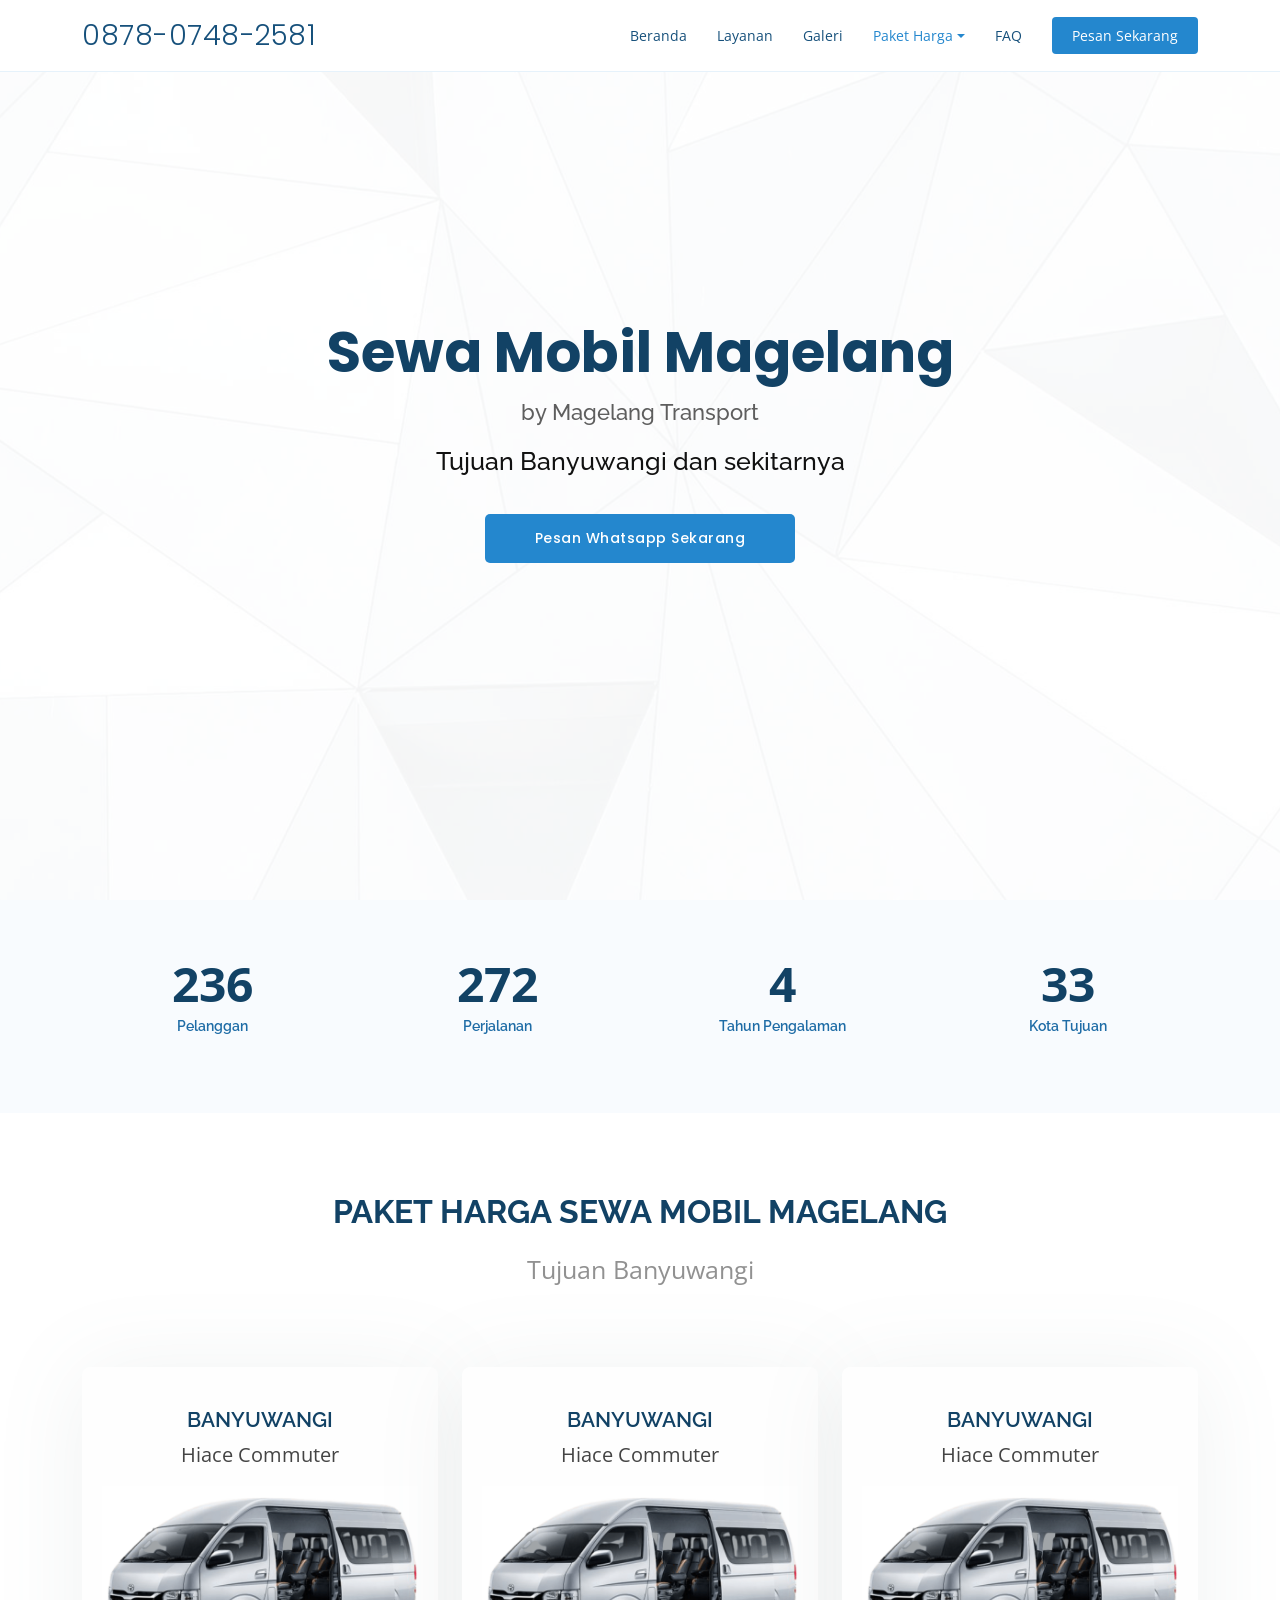
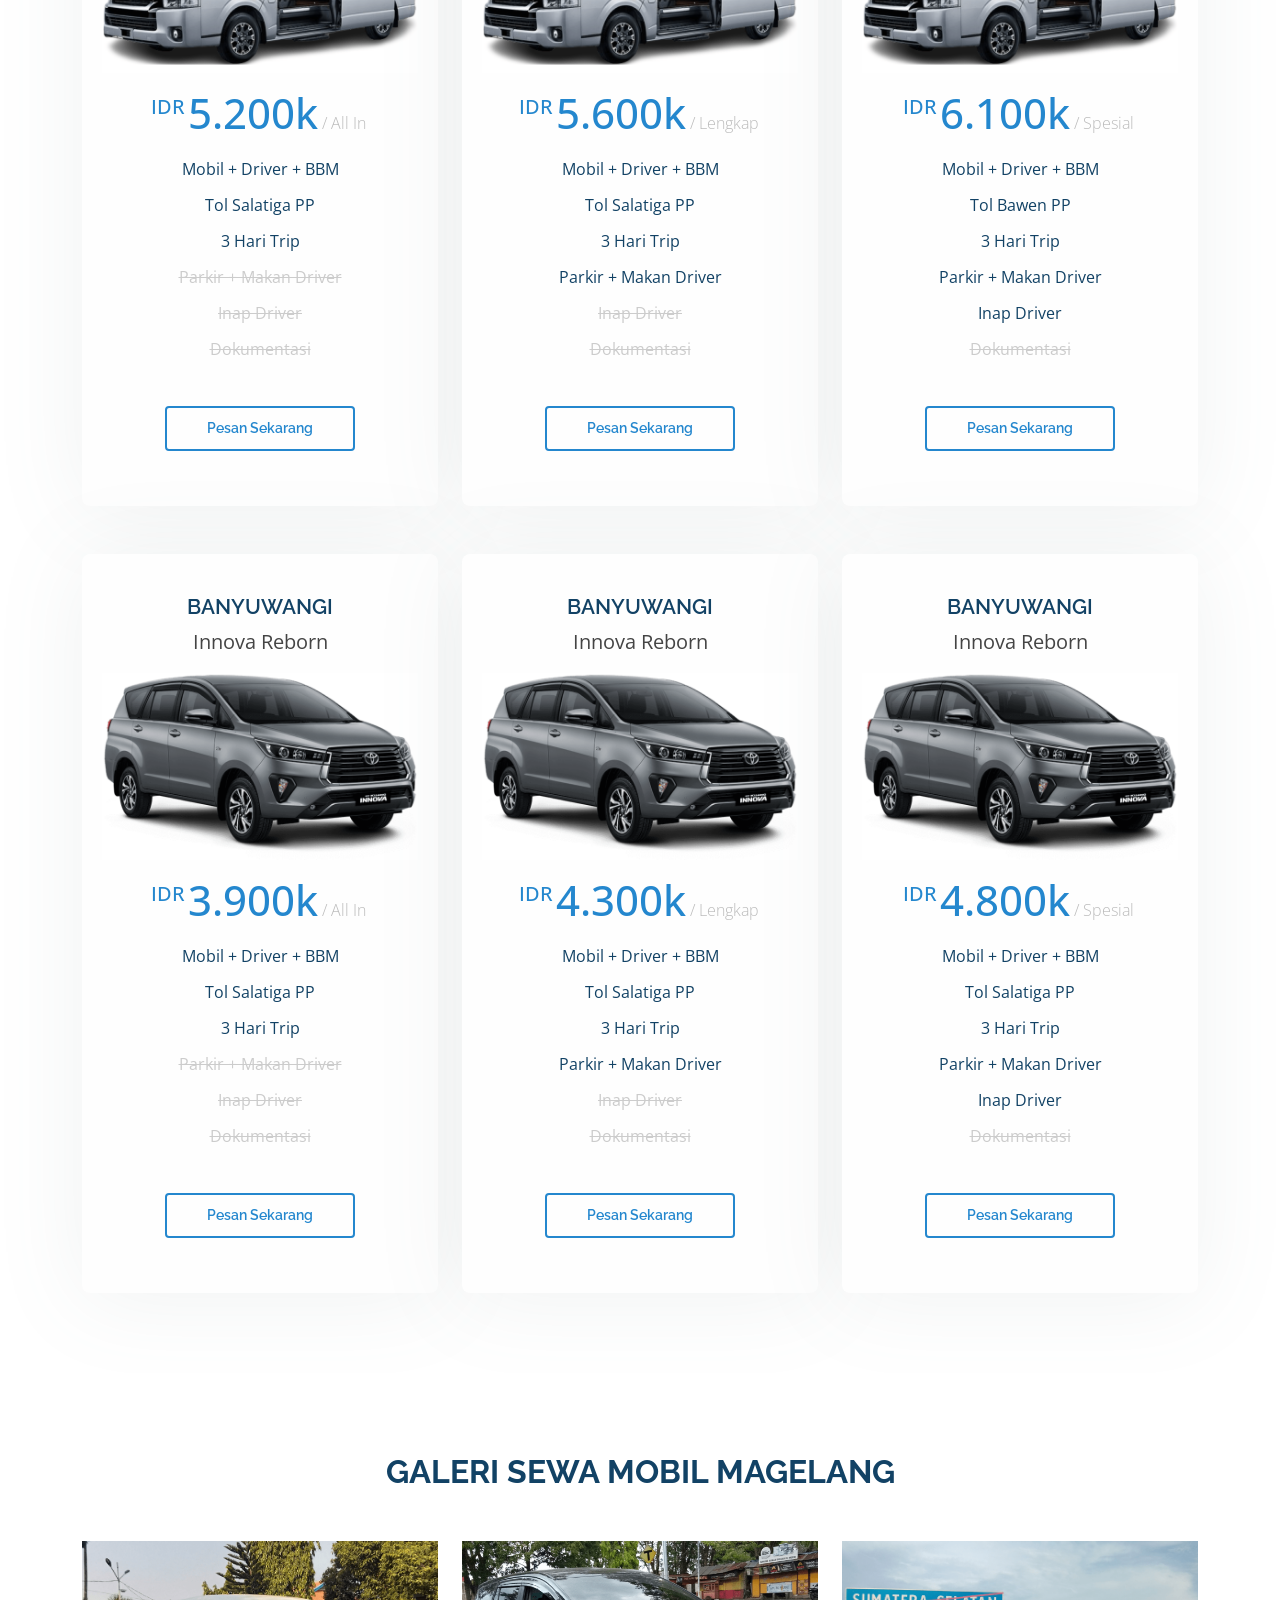
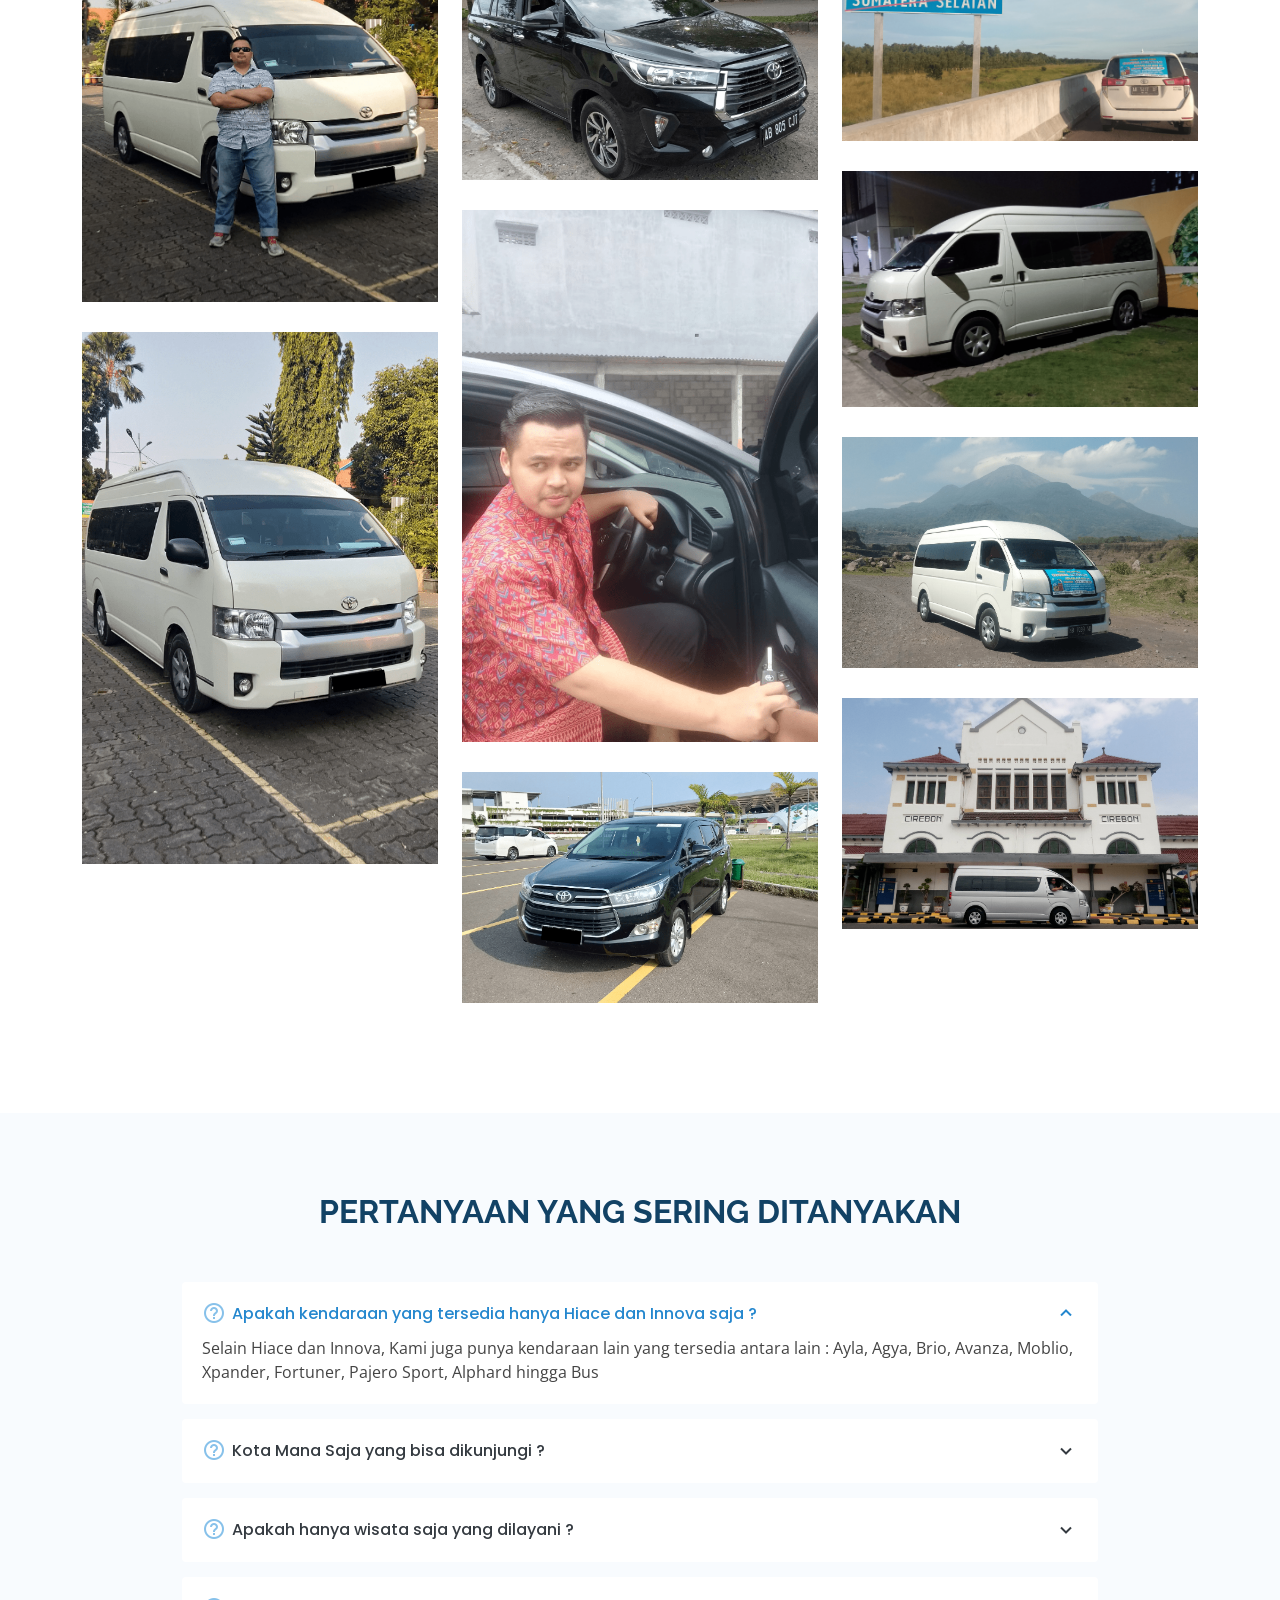
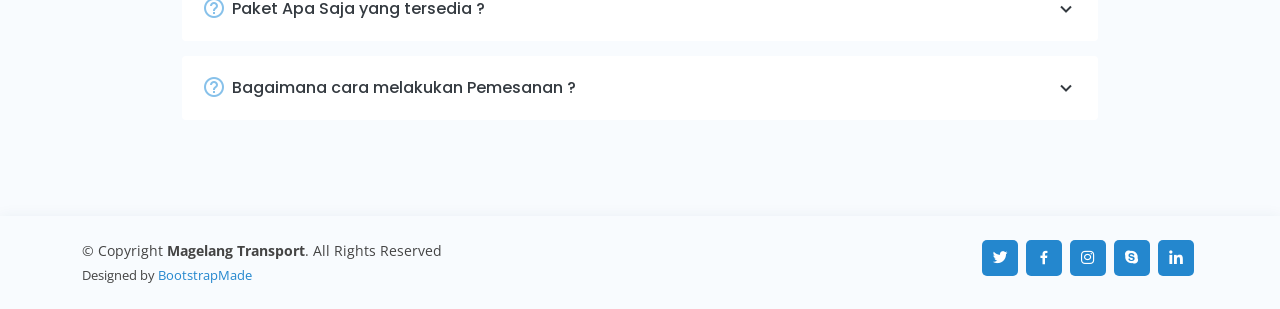
<file: mobilmagelangbanyuwangi.html>
<!DOCTYPE html>
<html lang="en">
  <head>
    <meta charset="utf-8" />
    <meta content="width=device-width, initial-scale=1.0" name="viewport" />

    <title>0878-0748-2581 Sewa Mobil Magelang - Daftar Harga Lengkap Sewa Mobil Magelang tujuan Banyuwangi by Magelang Transport</title>
    <meta content="Sewa Mobil Magelang - Daftar Harga Lengkap Sewa Mobil Magelang tujuan Banyuwangi by Magelang Transport" name="description" />
    <meta content="Sewa Mobil Magelang" name="keywords" />

    <!-- Favicons -->
    <link href="assets/img/logo.png" rel="icon" />
    <link href="assets/img/logo.png" rel="apple-touch-icon" />

    <!-- Google Fonts -->
    <link
      href="https://fonts.googleapis.com/css?family=Open+Sans:300,300i,400,400i,600,600i,700,700i|Raleway:300,300i,400,400i,500,500i,600,600i,700,700i|Poppins:300,300i,400,400i,500,500i,600,600i,700,700i"
      rel="stylesheet"
    />

    <!-- Vendor CSS Files -->
    <link href="assets/vendor/aos/aos.css" rel="stylesheet" />
    <link
      href="assets/vendor/bootstrap/css/bootstrap.min.css"
      rel="stylesheet"
    />
    <link
      href="assets/vendor/bootstrap-icons/bootstrap-icons.css"
      rel="stylesheet"
    />
    <link href="assets/vendor/boxicons/css/boxicons.min.css" rel="stylesheet" />
    <link
      href="assets/vendor/glightbox/css/glightbox.min.css"
      rel="stylesheet"
    />
    <link href="assets/vendor/remixicon/remixicon.css" rel="stylesheet" />
    <link href="assets/vendor/swiper/swiper-bundle.min.css" rel="stylesheet" />

    <!-- Template Main CSS File -->
    <link href="assets/css/style.css" rel="stylesheet" />

    <!-- =======================================================
  * Template Name: OnePage - v4.6.0
  * Template URL: https://bootstrapmade.com/onepage-multipurpose-bootstrap-template/
  * Author: BootstrapMade.com
  * License: https://bootstrapmade.com/license/
  ======================================================== -->
  </head>

  <body>
    <!-- ======= Header ======= -->
    <header id="header" class="fixed-top">
      <div class="container d-flex align-items-center justify-content-between">
        <h1 class="logo">
          <a
            target="_blank"
            href="https://api.whatsapp.com/send?phone=6287807482581&text=Hallo Magelang Transport, Saya mau Sewa Mobil Magelang"
            >0878-0748-2581</a
          >
        </h1>
        <!-- Uncomment below if you prefer to use an image logo -->
        <!-- <a href="index.html" class="logo"><img src="assets/img/logo.png" alt="Sewa Mobil Magelang" class="img-fluid"></a>-->

        <nav id="navbar" class="navbar">
          <ul>
            <li>
              <a class="nav-link scrollto" href="index.html">Beranda</a>
            </li>
            <!-- <li><a class="nav-link scrollto" href="#about">About</a></li> -->
            <li><a class="nav-link scrollto" href="index.html#services">Layanan</a></li>
            <li>
              <a class="nav-link scrollto o" href="index.html#portfolio">Galeri</a>
            </li>

            <li class="nav-item dropdown">
              <a class="nav-link dropdown-toggle active" href="#" role="button" data-bs-toggle="dropdown" aria-expanded="false">
                Paket Harga
              </a>
              <ul class="dropdown-menu">
                <li><a class="dropdown-item" href="index.html#pricing">Jogja</a></li>
                <li><a class="dropdown-item" href="mobilmagelangdieng.html">Dieng</a></li>
                <li><a class="dropdown-item" href="mobilmagelangsemarang.html">Semarang</a></li>
                <li><a class="dropdown-item" href="mobilmagelangcilacap.html">Cilacap</a></li>
                <li><a class="dropdown-item" href="mobilmagelangjakarta.html">Jakarta</a></li>
                <li><a class="dropdown-item" href="mobilmagelangmalang.html">Malang</a></li>
                <li><a class="dropdown-item" href="mobilmagelangbanyuwangi.html">Banyuwangi (Aktif)</a></li>
                <li><a class="dropdown-item" href="mobilmagelangbali.html">Bali</a></li>
                <li><a class="dropdown-item" href="https://api.whatsapp.com/send?phone=6287807482581&text=Hallo Magelang Transport,
                   Saya mau Sewa Mobil Magelang untuk tujuan . . ." target="_blank">Kota Lainnya</a></li>
              </ul>
            </li>
            <li><a class="nav-link scrollto" href="index.html#faq">FAQ</a></li>

            <li>
              <a
                class="getstarted"
                target="_blank"
                href="https://api.whatsapp.com/send?phone=6287807482581&text=Hallo Magelang Transport, Saya mau Sewa Mobil Magelang"
                >Pesan Sekarang</a
              >
            </li>
          </ul>
          <i class="bi bi-list mobile-nav-toggle"></i>
        </nav>
        <!-- .navbar -->
      </div>
    </header>
    <!-- End Header -->

    <!-- ======= Hero Section ======= -->
    <section id="hero" class="d-flex align-items-center">
      <div
        class="container position-relative"
        data-aos="fade-up"
        data-aos-delay="100"
      >
        <div class="row justify-content-center">
          <div class="col-xl-10 col-lg-10 text-center">
            <h1>Sewa Mobil Magelang</h1>
            <h2>by Magelang Transport</h2>
            <h3>Tujuan Banyuwangi dan sekitarnya</h3>
          </div>
        </div>
        <div class="text-center">
          <a
            target="_blank"
            href="https://api.whatsapp.com/send?phone=6287807482581&text=Hallo Magelang Transport, Saya mau Sewa Mobil Magelang tujuan Banyuwangi"
            class="btn-get-started scrollto"
            >Pesan Whatsapp Sekarang</a
          >
        </div>

        <div class="row icon-boxes">
          
        </div>
      </div>
    </section>
    <!-- End Hero -->

    <main id="main">

      <!-- ======= Counts Section ======= -->
      <section id="counts" class="counts section-bg">
        <div class="container">
          <div class="row justify-content-end">
            <div
              class="col-lg-3 col-md-5 col-6 d-md-flex align-items-md-stretch"
            >
              <div class="count-box">
                <span
                  data-purecounter-start="0"
                  data-purecounter-end="421"
                  data-purecounter-duration="2"
                  class="purecounter"
                ></span>
                <p>Pelanggan</p>
              </div>
            </div>

            <div
              class="col-lg-3 col-md-5 col-6 d-md-flex align-items-md-stretch"
            >
              <div class="count-box">
                <span
                  data-purecounter-start="0"
                  data-purecounter-end="490"
                  data-purecounter-duration="2"
                  class="purecounter"
                ></span>
                <p>Perjalanan</p>
              </div>
            </div>

            <div
              class="col-lg-3 col-md-5 col-6 d-md-flex align-items-md-stretch"
            >
              <div class="count-box">
                <span
                  data-purecounter-start="0"
                  data-purecounter-end="8"
                  data-purecounter-duration="2"
                  class="purecounter"
                ></span>
                <p>Tahun Pengalaman</p>
              </div>
            </div>

            <div
              class="col-lg-3 col-md-5 col-6 d-md-flex align-items-md-stretch"
            >
              <div class="count-box">
                <span
                  data-purecounter-start="0"
                  data-purecounter-end="59"
                  data-purecounter-duration="2"
                  class="purecounter"
                ></span>
                <p>Kota Tujuan</p>
              </div>
            </div>
          </div>
        </div>
      </section>
      <!-- End Counts Section -->

      <!-- ======= Pricing Section ======= -->
      <section id="pricing" class="pricing">
        <div class="container" data-aos="fade-up">
          <div class="section-title">
            <h2>Paket Harga Sewa Mobil Magelang</h2>
            <p>
              Tujuan Banyuwangi
            </p>
          </div>

          <div class="row justify-content-center">
            <div
              class="col-lg-4 col-md-6 mt-4 mt-md-0"
              data-aos="zoom-in"
              data-aos-delay="100"
            >
              <div class="box mt-5">
                <h3>Banyuwangi</h3>
                <p>Hiace Commuter</p>
                <img
                  src="assets/img/gambar1/chandrajogjatour-hiace.png"
                  class="img-fluid"
                  alt="Sewa Mobil Magelang"
                  srcset=""
                />
                <h4><sup>IDR</sup>5.200k<span> / All In</span></h4>
                <ul>
                  <li>Mobil + Driver + BBM</li>
                  <li>Tol Salatiga PP</li>
                  <li>3 Hari Trip</li>
                  <li class="na">Parkir + Makan Driver</li>
                  <li class="na">Inap Driver</li>
                  <li class="na">Dokumentasi</li>
                </ul>
                <div class="btn-wrap">
                  <a
                    target="_blank"
                    href="https://api.whatsapp.com/send?phone=6287807482581&text=Hallo Magelang Transport, 
                    Saya mau Sewa Mobil Hiace All In tujuan Banyuwangi IDR 5.200k Paket All In 3 Hari"
                    class="btn-buy"
                    >Pesan Sekarang</a
                  >
                </div>
              </div>
            </div>

            <div
              class="col-lg-4 col-md-6 mt-4 mt-md-0"
              data-aos="zoom-in"
              data-aos-delay="100"
            >
              <div class="box mt-5">
                <h3>Banyuwangi</h3>
                <p>Hiace Commuter</p>
                <img
                  src="assets/img/gambar1/chandrajogjatour-hiace.png"
                  class="img-fluid"
                  alt="Sewa Mobil Magelang"
                  srcset=""
                />
                <h4><sup>IDR</sup>5.600k<span> / Lengkap</span></h4>
                <ul>
                  <li>Mobil + Driver + BBM</li>
                  <li>Tol Salatiga PP</li>
                  <li>3 Hari Trip</li>
                  <li>Parkir + Makan Driver</li>
                  <li class="na">Inap Driver</li>
                  <li class="na">Dokumentasi</li>
                </ul>
                <div class="btn-wrap">
                  <a
                    target="_blank"
                    href="https://api.whatsapp.com/send?phone=6287807482581&text=Hallo Magelang Transport, 
                    Saya mau Sewa Mobil Hiace tujuan Banyuwangi IDR 5.600k Paket Lengkap 3 Hari"
                    class="btn-buy"
                    >Pesan Sekarang</a
                  >
                </div>
              </div>
            </div>

            <div
              class="col-lg-4 col-md-6 mt-4 mt-md-0"
              data-aos="zoom-in"
              data-aos-delay="100"
            >
              <div class="box mt-5">
                <h3>Banyuwangi</h3>
                <p>Hiace Commuter</p>
                <img
                  src="assets/img/gambar1/chandrajogjatour-hiace.png"
                  class="img-fluid"
                  alt="Sewa Mobil Magelang"
                  srcset=""
                />
                <h4><sup>IDR</sup>6.100k<span> / Spesial</span></h4>
                <ul>
                  <li>Mobil + Driver + BBM</li>
                  <li>Tol Bawen PP</li>
                  <li>3 Hari Trip</li>
                  <li>Parkir + Makan Driver</li>
                  <li>Inap Driver</li>
                  <li class="na">Dokumentasi</li>
                </ul>
                <div class="btn-wrap">
                  <a
                    target="_blank"
                    href="https://api.whatsapp.com/send?phone=6287807482581&text=Hallo Magelang Transport, 
                    Saya mau Sewa Mobil Hiace tujuan Banyuwangi IDR 6.100k Paket Spesial 3 Hari"
                    class="btn-buy"
                    >Pesan Sekarang</a
                  >
                </div>
              </div>
            </div>

            <div
              class="col-lg-4 col-md-6"
              data-aos="zoom-im"
              data-aos-delay="100"
            >
              <div class="box mt-5">
                <h3>Banyuwangi</h3>
                <p>Innova Reborn</p>
                <img
                  src="assets/img/gambar1/chandrajogjatour-innova.png"
                  class="img-fluid"
                  alt="Sewa Mobil Magelang"
                  srcset=""
                />
                <h4><sup>IDR</sup>3.900k<span> / All In</span></h4>
                <ul>
                  <li>Mobil + Driver + BBM</li>
                  <li>Tol Salatiga PP</li>
                  <li>3 Hari Trip</li>
                  <li class="na">Parkir + Makan Driver</li>
                  <li class="na">Inap Driver</li>
                  <li class="na">Dokumentasi</li>
                </ul>
                <div class="btn-wrap">
                  <a
                    target="_blank"
                    href="https://api.whatsapp.com/send?phone=6287807482581&text=Hallo Magelang Transport, 
                    Saya mau Sewa Mobil Innova Reborn tujuan Banyuwangi IDR 3.900k Paket All In 3 Hari"
                    class="btn-buy"
                    >Pesan Sekarang</a
                  >
                </div>
              </div>
            </div>

            <div
              class="col-lg-4 col-md-6"
              data-aos="zoom-im"
              data-aos-delay="100"
            >
              <div class="box mt-5">
                <h3>Banyuwangi</h3>
                <p>Innova Reborn</p>
                <img
                  src="assets/img/gambar1/chandrajogjatour-innova.png"
                  class="img-fluid"
                  alt="Sewa Mobil Magelang"
                  srcset=""
                />
                <h4><sup>IDR</sup>4.300k<span> / Lengkap</span></h4>
                <ul>
                  <li>Mobil + Driver + BBM</li>
                  <li>Tol Salatiga PP</li>
                  <li>3 Hari Trip</li>
                  <li>Parkir + Makan Driver</li>
                  <li class="na">Inap Driver</li>
                  <li class="na">Dokumentasi</li>
                </ul>
                <div class="btn-wrap">
                  <a
                    target="_blank"
                    href="https://api.whatsapp.com/send?phone=6287807482581&text=Hallo Magelang Transport, 
                    Saya mau Sewa Mobil Innova Reborn tujuan Banyuwangi IDR 4.300k Paket Lengkap 3 Hari"
                    class="btn-buy"
                    >Pesan Sekarang</a
                  >
                </div>
              </div>
            </div>

            <div
              class="col-lg-4 col-md-6"
              data-aos="zoom-im"
              data-aos-delay="100"
            >
              <div class="box mt-5">
                <h3>Banyuwangi</h3>
                <p>Innova Reborn</p>
                <img
                  src="assets/img/gambar1/chandrajogjatour-innova.png"
                  class="img-fluid"
                  alt="Sewa Mobil Magelang"
                  srcset=""
                />
                <h4><sup>IDR</sup>4.800k<span> / Spesial</span></h4>
                <ul>
                  <li>Mobil + Driver + BBM</li>
                  <li>Tol Salatiga PP</li>
                  <li>3 Hari Trip</li>
                  <li>Parkir + Makan Driver</li>
                  <li>Inap Driver</li>
                  <li class="na">Dokumentasi</li>
                </ul>
                <div class="btn-wrap">
                  <a
                    target="_blank"
                    href="https://api.whatsapp.com/send?phone=6287807482581&text=Hallo Magelang Transport, 
                    Saya mau Sewa Mobil Innova Reborn tujuan Banyuwangi IDR 4.800k Paket Spesial 3 Hari"
                    class="btn-buy"
                    >Pesan Sekarang</a
                  >
                </div>
              </div>
            </div>

          </div>
        </div>
      </section>
      <!-- End Pricing Section -->

      <!-- ======= Portfolio Section ======= -->
      <section id="portfolio" class="portfolio">
        <div class="container" data-aos="fade-up">
          <div class="section-title">
            <h2>Galeri Sewa Mobil Magelang</h2>
          </div>

          <div
            class="row portfolio-container"
            data-aos="fade-up"
            data-aos-delay="300"
          >
            <div class="col-lg-4 col-md-6 portfolio-item filter-app">
              <div class="portfolio-wrap">
                <img
                  src="assets/img/portfolio/galeri-1.png"
                  class="img-fluid"
                  alt="Sewa Mobil Magelang"
                />
              </div>
            </div>

            <div class="col-lg-4 col-md-6 portfolio-item filter-web">
              <div class="portfolio-wrap">
                <img
                  src="assets/img/portfolio/galeri-2.png"
                  class="img-fluid"
                  alt="Sewa Mobil Magelang"
                />
              </div>
            </div>

            <div class="col-lg-4 col-md-6 portfolio-item filter-app">
              <div class="portfolio-wrap">
                <img
                  src="assets/img/portfolio/galeri-3.png"
                  class="img-fluid"
                  alt="Sewa Mobil Magelang"
                />
              </div>
            </div>

            <div class="col-lg-4 col-md-6 portfolio-item filter-card">
              <div class="portfolio-wrap">
                <img
                  src="assets/img/portfolio/galeri-4.png"
                  class="img-fluid"
                  alt="Sewa Mobil Magelang"
                />
              </div>
            </div>

            <div class="col-lg-4 col-md-6 portfolio-item filter-web">
              <div class="portfolio-wrap">
                <img
                  src="assets/img/portfolio/galeri-5.png"
                  class="img-fluid"
                  alt="Sewa Mobil Magelang"
                />
              </div>
            </div>

            <div class="col-lg-4 col-md-6 portfolio-item filter-app">
              <div class="portfolio-wrap">
                <img
                  src="assets/img/portfolio/galeri-6.png"
                  class="img-fluid"
                  alt="Sewa Mobil Magelang"
                />
              </div>
            </div>

            <div class="col-lg-4 col-md-6 portfolio-item filter-card">
              <div class="portfolio-wrap">
                <img
                  src="assets/img/portfolio/galeri-7.png"
                  class="img-fluid"
                  alt="Sewa Mobil Magelang"
                />
              </div>
            </div>

            <div class="col-lg-4 col-md-6 portfolio-item filter-card">
              <div class="portfolio-wrap">
                <img
                  src="assets/img/portfolio/galeri-8.png"
                  class="img-fluid"
                  alt="Sewa Mobil Magelang"
                />
              </div>
            </div>

            <div class="col-lg-4 col-md-6 portfolio-item filter-web">
              <div class="portfolio-wrap">
                <img
                  src="assets/img/portfolio/galeri-9.png"
                  class="img-fluid"
                  alt="Sewa Mobil Magelang"
                />
              </div>
            </div>
          </div>
        </div>
      </section>
      <!-- End Portfolio Section -->

      

      <!-- ======= Frequently Asked Questions Section ======= -->
      <section id="faq" class="faq section-bg">
        <div class="container" data-aos="fade-up">
          <div class="section-title">
            <h2>Pertanyaan yang Sering Ditanyakan</h2>
          </div>

          <div class="faq-list">
            <ul>
              <li data-aos="fade-up">
                <i class="bx bx-help-circle icon-help"></i>
                <a
                  data-bs-toggle="collapse"
                  class="collapse"
                  data-bs-target="#faq-list-1"
                  >Apakah kendaraan yang tersedia hanya Hiace dan Innova saja ?
                  <i class="bx bx-chevron-down icon-show"></i
                  ><i class="bx bx-chevron-up icon-close"></i
                ></a>
                <div
                  id="faq-list-1"
                  class="collapse show"
                  data-bs-parent=".faq-list"
                >
                  <p>
                    Selain Hiace dan Innova, Kami juga punya kendaraan lain yang
                    tersedia antara lain : Ayla, Agya, Brio, Avanza, Moblio,
                    Xpander, Fortuner, Pajero Sport, Alphard hingga Bus
                  </p>
                </div>
              </li>

              <li data-aos="fade-up" data-aos-delay="100">
                <i class="bx bx-help-circle icon-help"></i>
                <a
                  data-bs-toggle="collapse"
                  data-bs-target="#faq-list-2"
                  class="collapsed"
                  >Kota Mana Saja yang bisa dikunjungi ?
                  <i class="bx bx-chevron-down icon-show"></i
                  ><i class="bx bx-chevron-up icon-close"></i
                ></a>
                <div
                  id="faq-list-2"
                  class="collapse"
                  data-bs-parent=".faq-list"
                >
                  <p>
                    Semua kota di pulau Jawa, Sumatera, Madura, Bali, dan Lombok
                    bisa dikunjungi. Langsung Telepon / Whatsapp nomor diatas
                    untuk memberi tahu kota mana tujuan Anda
                  </p>
                </div>
              </li>

              <li data-aos="fade-up" data-aos-delay="200">
                <i class="bx bx-help-circle icon-help"></i>
                <a
                  data-bs-toggle="collapse"
                  data-bs-target="#faq-list-3"
                  class="collapsed"
                  >Apakah hanya wisata saja yang dilayani ?
                  <i class="bx bx-chevron-down icon-show"></i
                  ><i class="bx bx-chevron-up icon-close"></i
                ></a>
                <div
                  id="faq-list-3"
                  class="collapse"
                  data-bs-parent=".faq-list"
                >
                  <p>
                    Tidak hanya Paket Wisata Saja yang kami Layani. Ada juga
                    layanan Antar Jemput, Drop Off, Transport Bandara,
                    Kondangan, Kunjungan Kerja, Acara Keluarga, Reuni,
                    Gathering, Penelitian, dan lain lain
                  </p>
                </div>
              </li>

              <li data-aos="fade-up" data-aos-delay="300">
                <i class="bx bx-help-circle icon-help"></i>
                <a
                  data-bs-toggle="collapse"
                  data-bs-target="#faq-list-4"
                  class="collapsed"
                  >Paket Apa Saja yang tersedia ?
                  <i class="bx bx-chevron-down icon-show"></i
                  ><i class="bx bx-chevron-up icon-close"></i
                ></a>
                <div
                  id="faq-list-4"
                  class="collapse"
                  data-bs-parent=".faq-list"
                >
                  <ul class="">
                    <li>Paket Bebas ( Mobil + Driver )</li>
                    <li>Paket All In ( Mobil + Driver + BBM + Tol + Kapal )</li>
                    <li>
                      Paket Lengkap ( Paket All In + Parkir + Makan Driver )
                    </li>
                    <li>Paket Spesial ( Paket Lengkap + Tiket Wisata )</li>
                    <li>Paket Istimewa ( Paket Spesial + Penginapan )</li>
                    <li>
                      Paket Markibul ( Paket Istimewa + Kuliner + Dokumentasi )
                    </li>
                  </ul>
                </div>
              </li>

              <li data-aos="fade-up" data-aos-delay="400">
                <i class="bx bx-help-circle icon-help"></i>
                <a
                  data-bs-toggle="collapse"
                  data-bs-target="#faq-list-5"
                  class="collapsed"
                  >Bagaimana cara melakukan Pemesanan ?
                  <i class="bx bx-chevron-down icon-show"></i
                  ><i class="bx bx-chevron-up icon-close"></i
                ></a>
                <div
                  id="faq-list-5"
                  class="collapse"
                  data-bs-parent=".faq-list"
                >
                  <p>
                    Silhakan hubungi Kami di nomor 0878-0748-2581 ( Telpon /
                    Whatsapp ) atau melalui tombol pemesanan diatas
                  </p>
                </div>
              </li>
            </ul>
          </div>
        </div>
      </section>
      <!-- End Frequently Asked Questions Section -->
    </main>
    <!-- End #main -->

    <!-- ======= Footer ======= -->
    <footer id="footer">
      <div class="container d-md-flex py-4">
        <div class="me-md-auto text-center text-md-start">
          <div class="copyright">
            &copy; Copyright <strong><span>Magelang Transport</span></strong
            >. All Rights Reserved
          </div>
          <div class="credits">
            <!-- All the links in the footer should remain intact. -->
            <!-- You can delete the links only if you purchased the pro version. -->
            <!-- Licensing information: https://bootstrapmade.com/license/ -->
            <!-- Purchase the pro version with working PHP/AJAX contact form: https://bootstrapmade.com/onepage-multipurpose-bootstrap-template/ -->
            Designed by <a href="https://bootstrapmade.com/">BootstrapMade</a>
          </div>
        </div>
        <div class="social-links text-center text-md-right pt-3 pt-md-0">
          <a href="#" class="twitter"><i class="bx bxl-twitter"></i></a>
          <a href="" class="facebook"><i class="bx bxl-facebook"></i></a>
          <a
            target="_blank"
            href="https://www.instagram.com/ayonaikhiace_purworejo/"
            class="instagram"
            ><i class="bx bxl-instagram"></i
          ></a>
          <a href="#" class="google-plus"><i class="bx bxl-skype"></i></a>
          <a href="#" class="linkedin"><i class="bx bxl-linkedin"></i></a>
        </div>
      </div>
    </footer>
    <!-- End Footer -->

    <div id="preloader"></div>
    <a
      href="#"
      class="back-to-top d-flex align-items-center justify-content-center"
      ><i class="bi bi-arrow-up-short"></i
    ></a>

    <!-- Vendor JS Files -->
    <script src="assets/vendor/aos/aos.js"></script>
    <script src="assets/vendor/bootstrap/js/bootstrap.bundle.min.js"></script>
    <script src="assets/vendor/glightbox/js/glightbox.min.js"></script>
    <script src="assets/vendor/isotope-layout/isotope.pkgd.min.js"></script>
    <script src="assets/vendor/php-email-form/validate.js"></script>
    <script src="assets/vendor/purecounter/purecounter.js"></script>
    <script src="assets/vendor/swiper/swiper-bundle.min.js"></script>

    <!-- Template Main JS File -->
    <script src="assets/js/main.js"></script>
  </body>
</html>
</file>
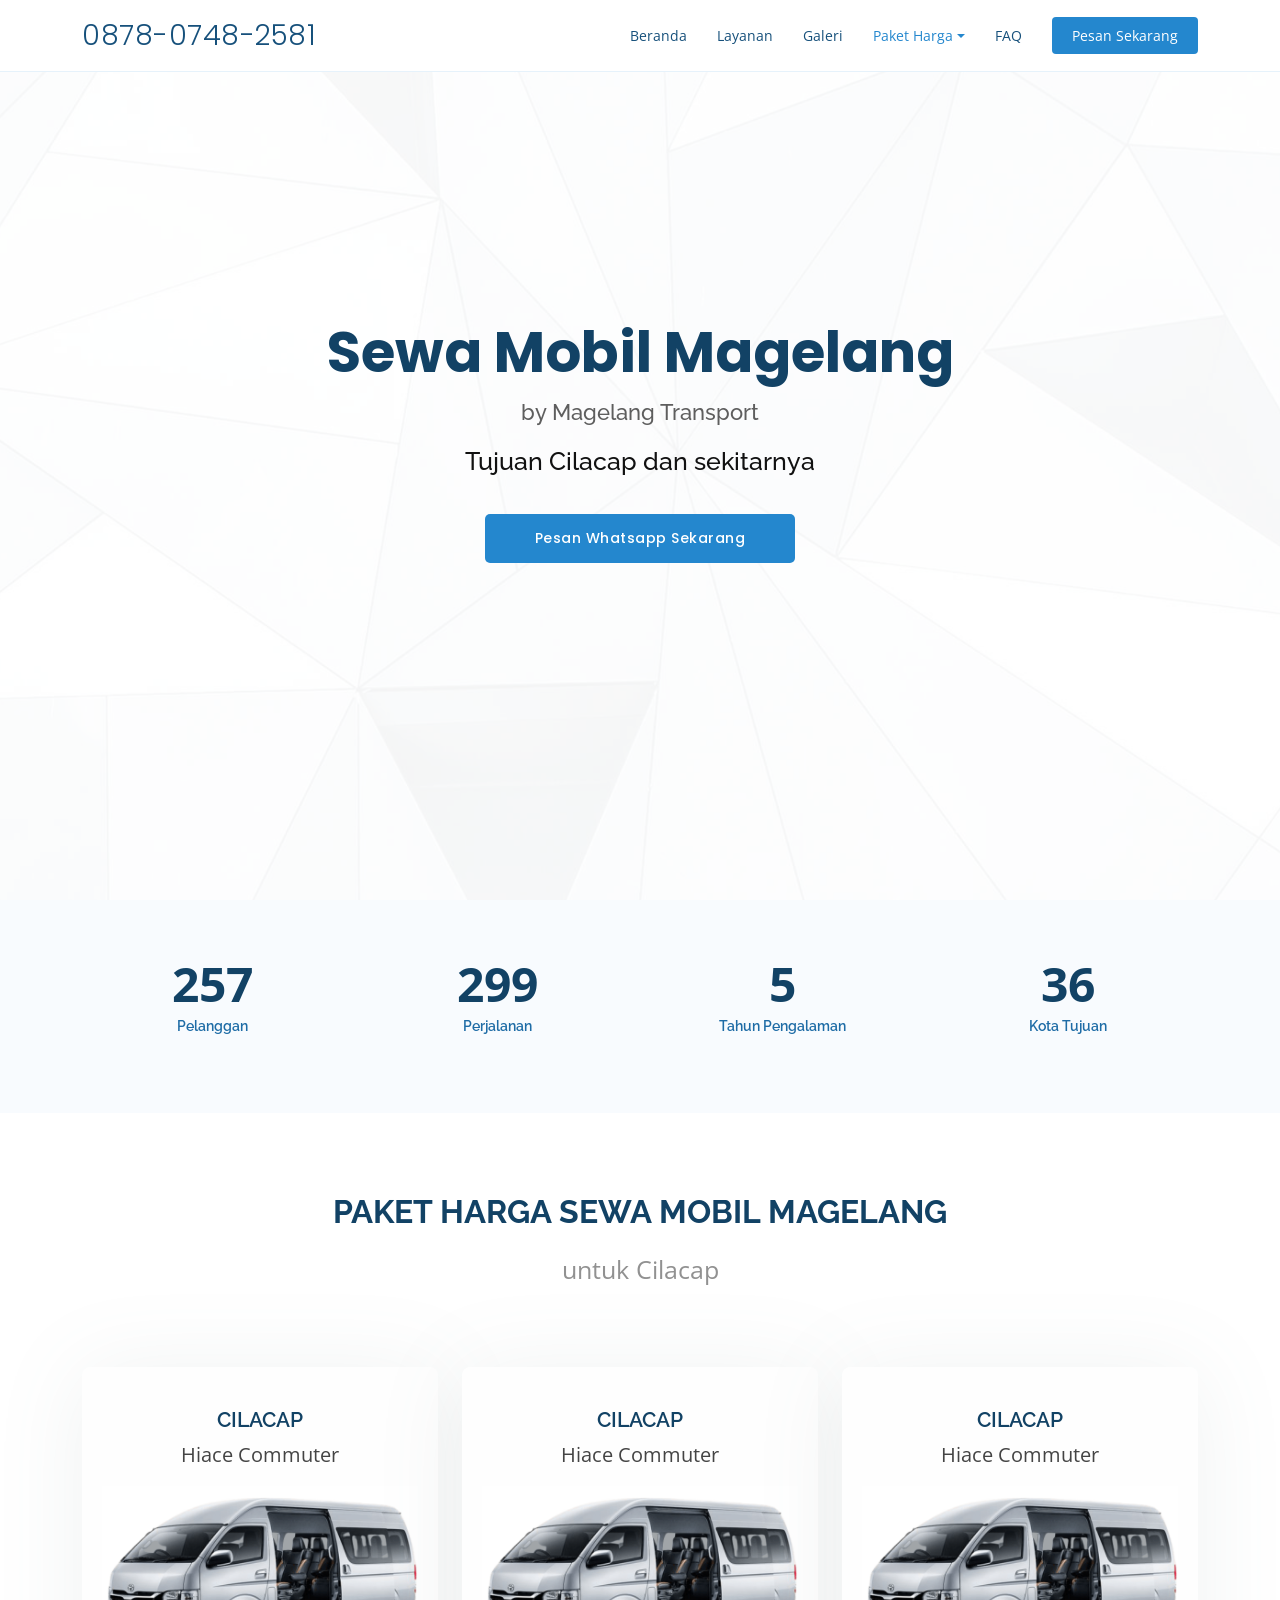
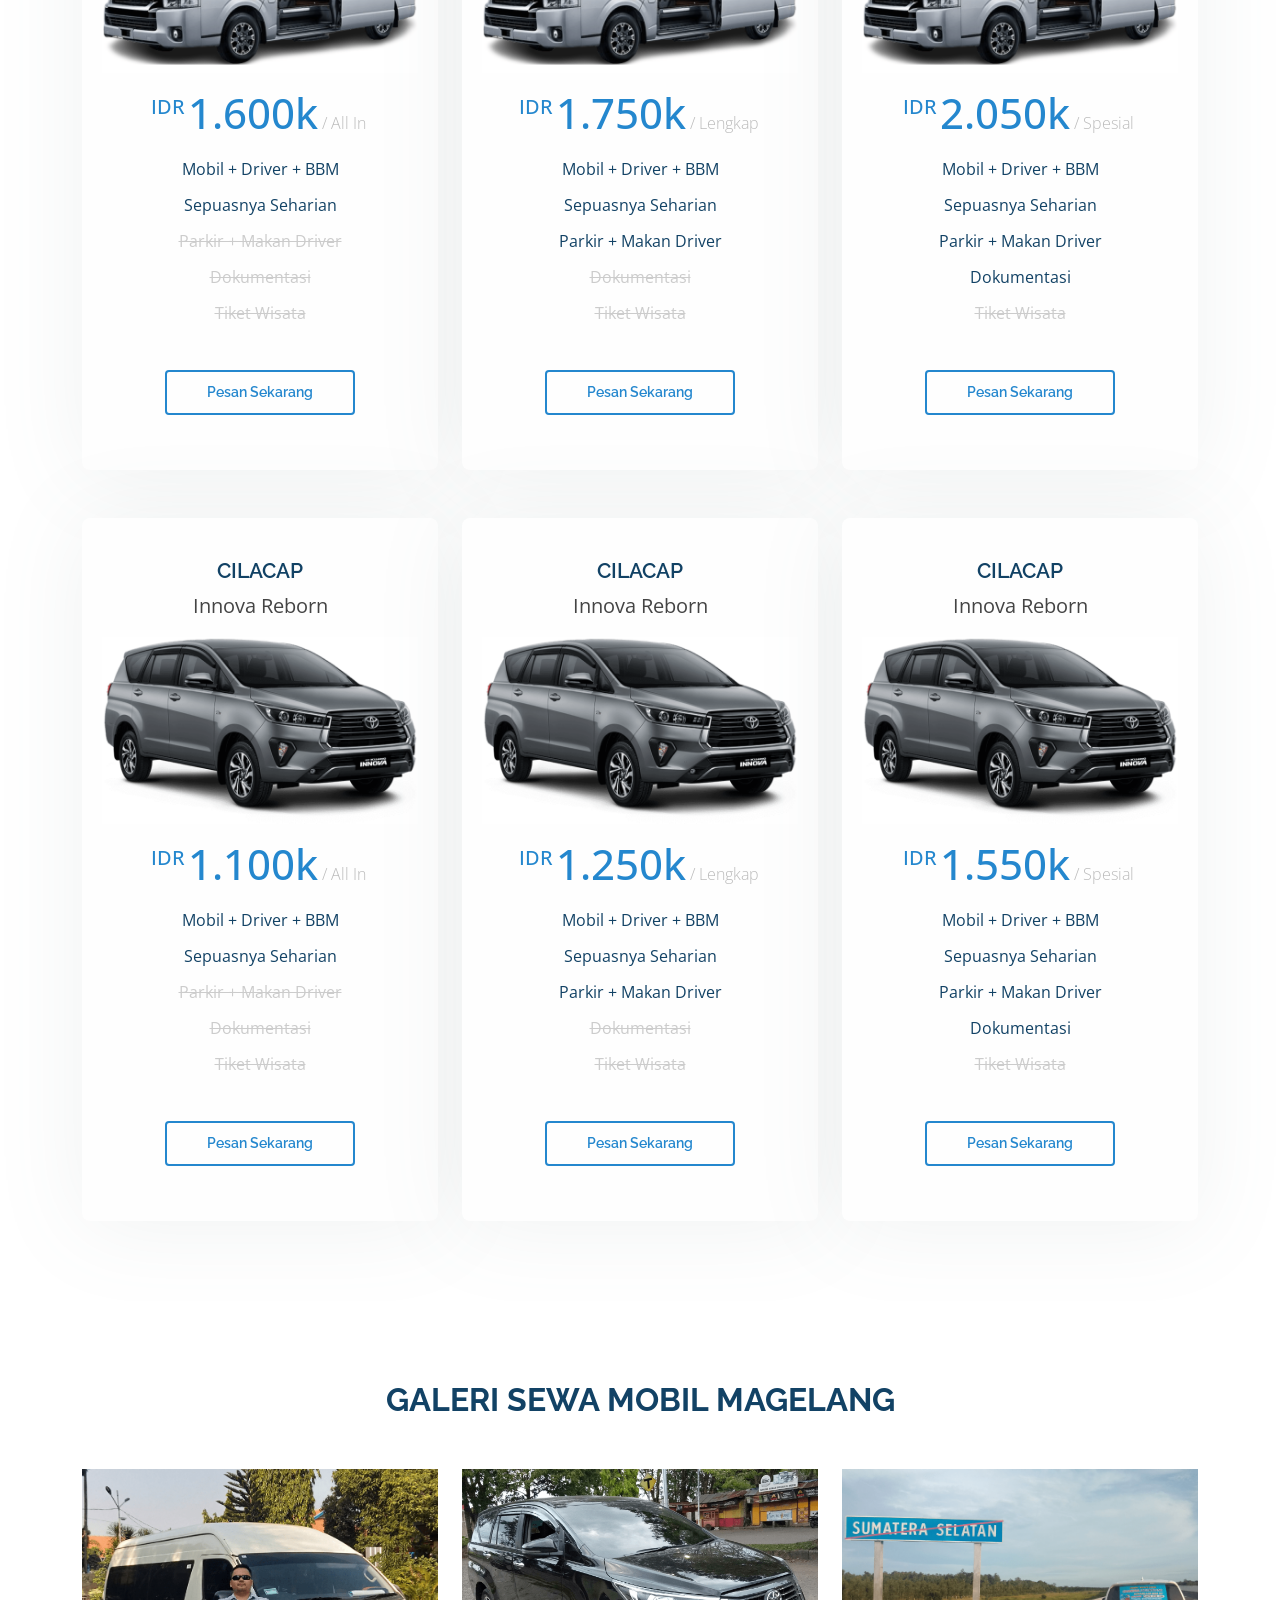
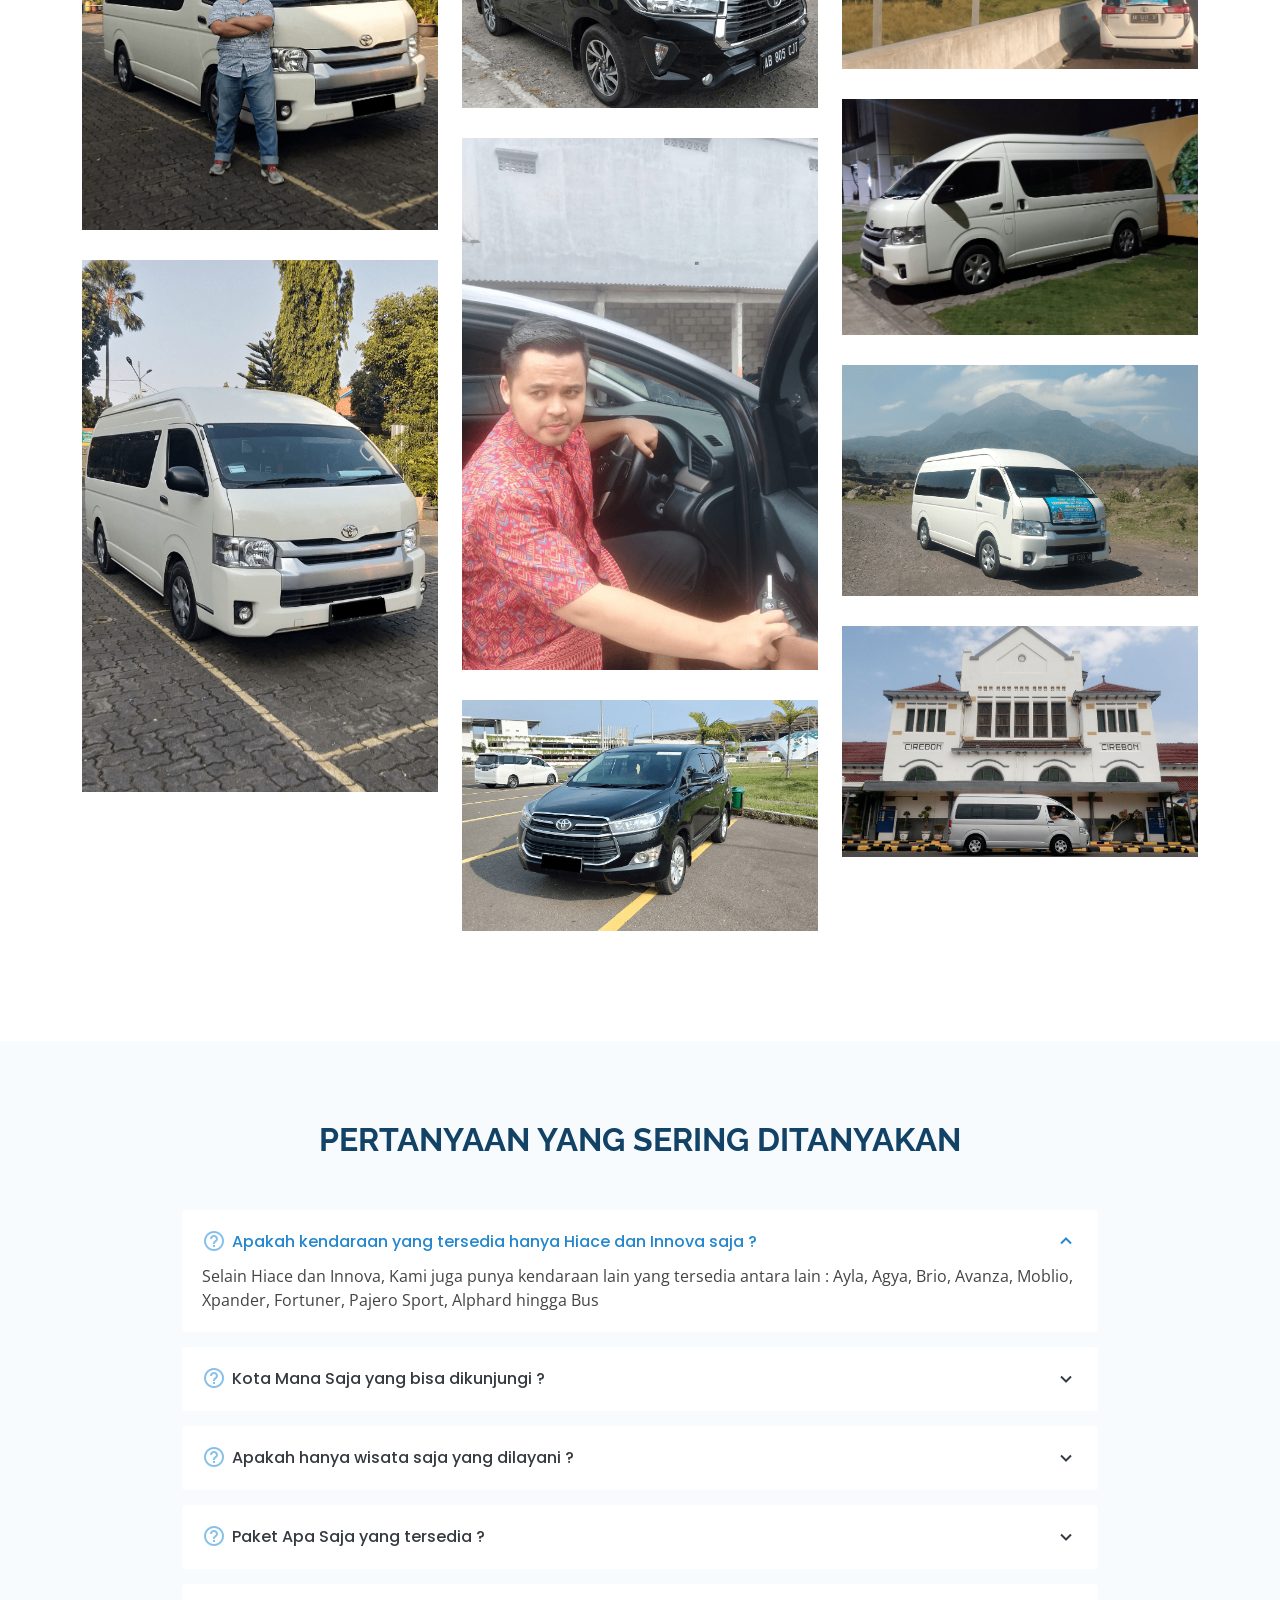
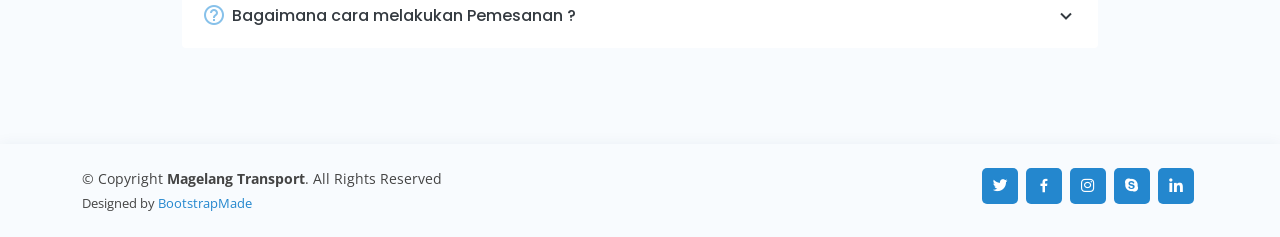
<file: mobilmagelangcilacap.html>
<!DOCTYPE html>
<html lang="en">
  <head>
    <meta charset="utf-8" />
    <meta content="width=device-width, initial-scale=1.0" name="viewport" />

    <title>0878-0748-2581 Sewa Mobil Magelang - Daftar Harga Lengkap Sewa Mobil Magelang tujuan Cilacap by Magelang Transport</title>
    <meta content="Sewa Mobil Magelang - Daftar Harga Lengkap Sewa Mobil Magelang tujuan Cilacap by Magelang Transport" name="description" />
    <meta content="Sewa Mobil Magelang" name="keywords" />

    <!-- Favicons -->
    <link href="assets/img/logo.png" rel="icon" />
    <link href="assets/img/logo.png" rel="apple-touch-icon" />

    <!-- Google Fonts -->
    <link
      href="https://fonts.googleapis.com/css?family=Open+Sans:300,300i,400,400i,600,600i,700,700i|Raleway:300,300i,400,400i,500,500i,600,600i,700,700i|Poppins:300,300i,400,400i,500,500i,600,600i,700,700i"
      rel="stylesheet"
    />

    <!-- Vendor CSS Files -->
    <link href="assets/vendor/aos/aos.css" rel="stylesheet" />
    <link
      href="assets/vendor/bootstrap/css/bootstrap.min.css"
      rel="stylesheet"
    />
    <link
      href="assets/vendor/bootstrap-icons/bootstrap-icons.css"
      rel="stylesheet"
    />
    <link href="assets/vendor/boxicons/css/boxicons.min.css" rel="stylesheet" />
    <link
      href="assets/vendor/glightbox/css/glightbox.min.css"
      rel="stylesheet"
    />
    <link href="assets/vendor/remixicon/remixicon.css" rel="stylesheet" />
    <link href="assets/vendor/swiper/swiper-bundle.min.css" rel="stylesheet" />

    <!-- Template Main CSS File -->
    <link href="assets/css/style.css" rel="stylesheet" />

    <!-- =======================================================
  * Template Name: OnePage - v4.6.0
  * Template URL: https://bootstrapmade.com/onepage-multipurpose-bootstrap-template/
  * Author: BootstrapMade.com
  * License: https://bootstrapmade.com/license/
  ======================================================== -->
  </head>

  <body>
    <!-- ======= Header ======= -->
    <header id="header" class="fixed-top">
      <div class="container d-flex align-items-center justify-content-between">
        <h1 class="logo">
          <a
            target="_blank"
            href="https://api.whatsapp.com/send?phone=6287807482581&text=Hallo Magelang Transport, Saya mau Sewa Mobil Magelang"
            >0878-0748-2581</a
          >
        </h1>
        <!-- Uncomment below if you prefer to use an image logo -->
        <!-- <a href="index.html" class="logo"><img src="assets/img/logo.png" alt="Sewa Mobil Magelang" class="img-fluid"></a>-->

        <nav id="navbar" class="navbar">
          <ul>
            <li>
              <a class="nav-link scrollto" href="index.html">Beranda</a>
            </li>
            <!-- <li><a class="nav-link scrollto" href="#about">About</a></li> -->
            <li><a class="nav-link scrollto" href="index.html#services">Layanan</a></li>
            <li>
              <a class="nav-link scrollto o" href="index.html#portfolio">Galeri</a>
            </li>

            <li class="nav-item dropdown">
              <a class="nav-link dropdown-toggle active" href="#" role="button" data-bs-toggle="dropdown" aria-expanded="false">
                Paket Harga
              </a>
              <ul class="dropdown-menu">
                <li><a class="dropdown-item" href="index.html#pricing">Jogja</a></li>
                <li><a class="dropdown-item" href="mobilmagelangdieng.html">Dieng</a></li>
                <li><a class="dropdown-item" href="mobilmagelangsemarang.html">Semarang</a></li>
                <li><a class="dropdown-item" href="mobilmagelangcilacap.html">Cilacap ( Aktif )</a></li>
                <li><a class="dropdown-item" href="mobilmagelangjakarta.html">Jakarta</a></li>
                <li><a class="dropdown-item" href="mobilmagelangmalang.html">Malang</a></li>
                <li><a class="dropdown-item" href="mobilmagelangbanyuwangi.html">Banyuwangi</a></li>
                <li><a class="dropdown-item" href="mobilmagelangbali.html">Bali</a></li>
                <li><a class="dropdown-item" href="https://api.whatsapp.com/send?phone=6287807482581&text=Hallo Magelang Transport,
                   Saya mau Sewa Mobil Magelang untuk tujuan . . ." target="_blank">Kota Lainnya</a></li>
              </ul>
            </li>
            <li><a class="nav-link scrollto" href="index.html#faq">FAQ</a></li>

            <li>
              <a
                class="getstarted"
                target="_blank"
                href="https://api.whatsapp.com/send?phone=6287807482581&text=Hallo Magelang Transport, Saya mau Sewa Mobil Magelang"
                >Pesan Sekarang</a
              >
            </li>
          </ul>
          <i class="bi bi-list mobile-nav-toggle"></i>
        </nav>
        <!-- .navbar -->
      </div>
    </header>
    <!-- End Header -->

    <!-- ======= Hero Section ======= -->
    <section id="hero" class="d-flex align-items-center">
      <div
        class="container position-relative"
        data-aos="fade-up"
        data-aos-delay="100"
      >
        <div class="row justify-content-center">
          <div class="col-xl-10 col-lg-10 text-center">
            <h1>Sewa Mobil Magelang</h1>
            <h2>by Magelang Transport</h2>
            <h3>Tujuan Cilacap dan sekitarnya</h3>
          </div>
        </div>
        <div class="text-center">
          <a
            target="_blank"
            href="https://api.whatsapp.com/send?phone=6287807482581&text=Hallo Magelang Transport, Saya mau Sewa Mobil Magelang tujuan Cilacap"
            class="btn-get-started scrollto"
            >Pesan Whatsapp Sekarang</a
          >
        </div>

        <div class="row icon-boxes">
          
        </div>
      </div>
    </section>
    <!-- End Hero -->

    <main id="main">

      <!-- ======= Counts Section ======= -->
      <section id="counts" class="counts section-bg">
        <div class="container">
          <div class="row justify-content-end">
            <div
              class="col-lg-3 col-md-5 col-6 d-md-flex align-items-md-stretch"
            >
              <div class="count-box">
                <span
                  data-purecounter-start="0"
                  data-purecounter-end="421"
                  data-purecounter-duration="2"
                  class="purecounter"
                ></span>
                <p>Pelanggan</p>
              </div>
            </div>

            <div
              class="col-lg-3 col-md-5 col-6 d-md-flex align-items-md-stretch"
            >
              <div class="count-box">
                <span
                  data-purecounter-start="0"
                  data-purecounter-end="490"
                  data-purecounter-duration="2"
                  class="purecounter"
                ></span>
                <p>Perjalanan</p>
              </div>
            </div>

            <div
              class="col-lg-3 col-md-5 col-6 d-md-flex align-items-md-stretch"
            >
              <div class="count-box">
                <span
                  data-purecounter-start="0"
                  data-purecounter-end="8"
                  data-purecounter-duration="2"
                  class="purecounter"
                ></span>
                <p>Tahun Pengalaman</p>
              </div>
            </div>

            <div
              class="col-lg-3 col-md-5 col-6 d-md-flex align-items-md-stretch"
            >
              <div class="count-box">
                <span
                  data-purecounter-start="0"
                  data-purecounter-end="59"
                  data-purecounter-duration="2"
                  class="purecounter"
                ></span>
                <p>Kota Tujuan</p>
              </div>
            </div>
          </div>
        </div>
      </section>
      <!-- End Counts Section -->

      <!-- ======= Pricing Section ======= -->
      <section id="pricing" class="pricing">
        <div class="container" data-aos="fade-up">
          <div class="section-title">
            <h2>Paket Harga Sewa Mobil Magelang</h2>
            <p>
              untuk Cilacap
            </p>
          </div>

          <div class="row justify-content-center">
            <div
              class="col-lg-4 col-md-6 mt-4 mt-md-0"
              data-aos="zoom-in"
              data-aos-delay="100"
            >
              <div class="box mt-5">
                <h3>Cilacap</h3>
                <p>Hiace Commuter</p>
                <img
                  src="assets/img/gambar1/chandrajogjatour-hiace.png"
                  class="img-fluid"
                  alt="Sewa Mobil Magelang"
                  srcset=""
                />
                <h4><sup>IDR</sup>1.600k<span> / All In</span></h4>
                <ul>
                  <li>Mobil + Driver + BBM</li>
                  <li>Sepuasnya Seharian</li>
                  <li class="na">Parkir + Makan Driver</li>
                  <li class="na">Dokumentasi</li>
                  <li class="na">Tiket Wisata</li>
                </ul>
                <div class="btn-wrap">
                  <a
                    target="_blank"
                    href="https://api.whatsapp.com/send?phone=6287807482581&text=Hallo Magelang Transport, 
                    Saya mau Sewa Mobil Hiace All In tujuan Cilacap IDR 1.600k Paket All In"
                    class="btn-buy"
                    >Pesan Sekarang</a
                  >
                </div>
              </div>
            </div>

            <div
              class="col-lg-4 col-md-6 mt-4 mt-md-0"
              data-aos="zoom-in"
              data-aos-delay="100"
            >
              <div class="box mt-5">
                <h3>Cilacap</h3>
                <p>Hiace Commuter</p>
                <img
                  src="assets/img/gambar1/chandrajogjatour-hiace.png"
                  class="img-fluid"
                  alt="Sewa Mobil Magelang"
                  srcset=""
                />
                <h4><sup>IDR</sup>1.750k<span> / Lengkap</span></h4>
                <ul>
                  <li>Mobil + Driver + BBM</li>
                  <li>Sepuasnya Seharian</li>
                  <li>Parkir + Makan Driver</li>
                  <li class="na">Dokumentasi</li>
                  <li class="na">Tiket Wisata</li>
                </ul>
                <div class="btn-wrap">
                  <a
                    target="_blank"
                    href="https://api.whatsapp.com/send?phone=6287807482581&text=Hallo Magelang Transport, 
                    Saya mau Sewa Mobil Hiace tujuan Cilacap IDR 1.750k Paket Lengkap"
                    class="btn-buy"
                    >Pesan Sekarang</a
                  >
                </div>
              </div>
            </div>

            <div
              class="col-lg-4 col-md-6 mt-4 mt-md-0"
              data-aos="zoom-in"
              data-aos-delay="100"
            >
              <div class="box mt-5">
                <h3>Cilacap</h3>
                <p>Hiace Commuter</p>
                <img
                  src="assets/img/gambar1/chandrajogjatour-hiace.png"
                  class="img-fluid"
                  alt="Sewa Mobil Magelang"
                  srcset=""
                />
                <h4><sup>IDR</sup>2.050k<span> / Spesial</span></h4>
                <ul>
                  <li>Mobil + Driver + BBM</li>
                  <li>Sepuasnya Seharian</li>
                  <li>Parkir + Makan Driver</li>
                  <li>Dokumentasi</li>
                  <li class="na">Tiket Wisata</li>
                </ul>
                <div class="btn-wrap">
                  <a
                    target="_blank"
                    href="https://api.whatsapp.com/send?phone=6287807482581&text=Hallo Magelang Transport, 
                    Saya mau Sewa Mobil Hiace tujuan Cilacap IDR 2.050k Paket Spesial"
                    class="btn-buy"
                    >Pesan Sekarang</a
                  >
                </div>
              </div>
            </div>

            <div
              class="col-lg-4 col-md-6"
              data-aos="zoom-im"
              data-aos-delay="100"
            >
              <div class="box mt-5">
                <h3>Cilacap</h3>
                <p>Innova Reborn</p>
                <img
                  src="assets/img/gambar1/chandrajogjatour-innova.png"
                  class="img-fluid"
                  alt="Sewa Mobil Magelang"
                  srcset=""
                />
                <h4><sup>IDR</sup>1.100k<span> / All In</span></h4>
                <ul>
                  <li>Mobil + Driver + BBM</li>
                  <li>Sepuasnya Seharian</li>
                  <li class="na">Parkir + Makan Driver</li>
                  <li class="na">Dokumentasi</li>
                  <li class="na">Tiket Wisata</li>
                </ul>
                <div class="btn-wrap">
                  <a
                    target="_blank"
                    href="https://api.whatsapp.com/send?phone=6287807482581&text=Hallo Magelang Transport, 
                    Saya mau Sewa Mobil Innova Reborn tujuan Cilacap IDR 1.100k Paket All In"
                    class="btn-buy"
                    >Pesan Sekarang</a
                  >
                </div>
              </div>
            </div>

            <div
              class="col-lg-4 col-md-6"
              data-aos="zoom-im"
              data-aos-delay="100"
            >
              <div class="box mt-5">
                <h3>Cilacap</h3>
                <p>Innova Reborn</p>
                <img
                  src="assets/img/gambar1/chandrajogjatour-innova.png"
                  class="img-fluid"
                  alt="Sewa Mobil Magelang"
                  srcset=""
                />
                <h4><sup>IDR</sup>1.250k<span> / Lengkap</span></h4>
                <ul>
                  <li>Mobil + Driver + BBM</li>
                  <li>Sepuasnya Seharian</li>
                  <li>Parkir + Makan Driver</li>
                  <li class="na">Dokumentasi</li>
                  <li class="na">Tiket Wisata</li>
                </ul>
                <div class="btn-wrap">
                  <a
                    target="_blank"
                    href="https://api.whatsapp.com/send?phone=6287807482581&text=Hallo Magelang Transport, 
                    Saya mau Sewa Mobil Innova Reborn tujuan Cilacap IDR 1.250k Paket Lengkap"
                    class="btn-buy"
                    >Pesan Sekarang</a
                  >
                </div>
              </div>
            </div>

            <div
              class="col-lg-4 col-md-6"
              data-aos="zoom-im"
              data-aos-delay="100"
            >
              <div class="box mt-5">
                <h3>Cilacap</h3>
                <p>Innova Reborn</p>
                <img
                  src="assets/img/gambar1/chandrajogjatour-innova.png"
                  class="img-fluid"
                  alt="Sewa Mobil Magelang"
                  srcset=""
                />
                <h4><sup>IDR</sup>1.550k<span> / Spesial</span></h4>
                <ul>
                  <li>Mobil + Driver + BBM</li>
                  <li>Sepuasnya Seharian</li>
                  <li>Parkir + Makan Driver</li>
                  <li>Dokumentasi</li>
                  <li class="na">Tiket Wisata</li>
                </ul>
                <div class="btn-wrap">
                  <a
                    target="_blank"
                    href="https://api.whatsapp.com/send?phone=6287807482581&text=Hallo Magelang Transport, 
                    Saya mau Sewa Mobil Innova Reborn tujuan Cilacap IDR 1.550k Paket Spesial"
                    class="btn-buy"
                    >Pesan Sekarang</a
                  >
                </div>
              </div>
            </div>

          
          </div>
        </div>
      </section>
      <!-- End Pricing Section -->

      <!-- ======= Portfolio Section ======= -->
      <section id="portfolio" class="portfolio">
        <div class="container" data-aos="fade-up">
          <div class="section-title">
            <h2>Galeri Sewa Mobil Magelang</h2>
          </div>

          <div
            class="row portfolio-container"
            data-aos="fade-up"
            data-aos-delay="300"
          >
            <div class="col-lg-4 col-md-6 portfolio-item filter-app">
              <div class="portfolio-wrap">
                <img
                  src="assets/img/portfolio/galeri-1.png"
                  class="img-fluid"
                  alt="Sewa Mobil Magelang"
                />
              </div>
            </div>

            <div class="col-lg-4 col-md-6 portfolio-item filter-web">
              <div class="portfolio-wrap">
                <img
                  src="assets/img/portfolio/galeri-2.png"
                  class="img-fluid"
                  alt="Sewa Mobil Magelang"
                />
              </div>
            </div>

            <div class="col-lg-4 col-md-6 portfolio-item filter-app">
              <div class="portfolio-wrap">
                <img
                  src="assets/img/portfolio/galeri-3.png"
                  class="img-fluid"
                  alt="Sewa Mobil Magelang"
                />
              </div>
            </div>

            <div class="col-lg-4 col-md-6 portfolio-item filter-card">
              <div class="portfolio-wrap">
                <img
                  src="assets/img/portfolio/galeri-4.png"
                  class="img-fluid"
                  alt="Sewa Mobil Magelang"
                />
              </div>
            </div>

            <div class="col-lg-4 col-md-6 portfolio-item filter-web">
              <div class="portfolio-wrap">
                <img
                  src="assets/img/portfolio/galeri-5.png"
                  class="img-fluid"
                  alt="Sewa Mobil Magelang"
                />
              </div>
            </div>

            <div class="col-lg-4 col-md-6 portfolio-item filter-app">
              <div class="portfolio-wrap">
                <img
                  src="assets/img/portfolio/galeri-6.png"
                  class="img-fluid"
                  alt="Sewa Mobil Magelang"
                />
              </div>
            </div>

            <div class="col-lg-4 col-md-6 portfolio-item filter-card">
              <div class="portfolio-wrap">
                <img
                  src="assets/img/portfolio/galeri-7.png"
                  class="img-fluid"
                  alt="Sewa Mobil Magelang"
                />
              </div>
            </div>

            <div class="col-lg-4 col-md-6 portfolio-item filter-card">
              <div class="portfolio-wrap">
                <img
                  src="assets/img/portfolio/galeri-8.png"
                  class="img-fluid"
                  alt="Sewa Mobil Magelang"
                />
              </div>
            </div>

            <div class="col-lg-4 col-md-6 portfolio-item filter-web">
              <div class="portfolio-wrap">
                <img
                  src="assets/img/portfolio/galeri-9.png"
                  class="img-fluid"
                  alt="Sewa Mobil Magelang"
                />
              </div>
            </div>
          </div>
        </div>
      </section>
      <!-- End Portfolio Section -->

      

      <!-- ======= Frequently Asked Questions Section ======= -->
      <section id="faq" class="faq section-bg">
        <div class="container" data-aos="fade-up">
          <div class="section-title">
            <h2>Pertanyaan yang Sering Ditanyakan</h2>
          </div>

          <div class="faq-list">
            <ul>
              <li data-aos="fade-up">
                <i class="bx bx-help-circle icon-help"></i>
                <a
                  data-bs-toggle="collapse"
                  class="collapse"
                  data-bs-target="#faq-list-1"
                  >Apakah kendaraan yang tersedia hanya Hiace dan Innova saja ?
                  <i class="bx bx-chevron-down icon-show"></i
                  ><i class="bx bx-chevron-up icon-close"></i
                ></a>
                <div
                  id="faq-list-1"
                  class="collapse show"
                  data-bs-parent=".faq-list"
                >
                  <p>
                    Selain Hiace dan Innova, Kami juga punya kendaraan lain yang
                    tersedia antara lain : Ayla, Agya, Brio, Avanza, Moblio,
                    Xpander, Fortuner, Pajero Sport, Alphard hingga Bus
                  </p>
                </div>
              </li>

              <li data-aos="fade-up" data-aos-delay="100">
                <i class="bx bx-help-circle icon-help"></i>
                <a
                  data-bs-toggle="collapse"
                  data-bs-target="#faq-list-2"
                  class="collapsed"
                  >Kota Mana Saja yang bisa dikunjungi ?
                  <i class="bx bx-chevron-down icon-show"></i
                  ><i class="bx bx-chevron-up icon-close"></i
                ></a>
                <div
                  id="faq-list-2"
                  class="collapse"
                  data-bs-parent=".faq-list"
                >
                  <p>
                    Semua kota di pulau Jawa, Sumatera, Madura, Bali, dan Lombok
                    bisa dikunjungi. Langsung Telepon / Whatsapp nomor diatas
                    untuk memberi tahu kota mana tujuan Anda
                  </p>
                </div>
              </li>

              <li data-aos="fade-up" data-aos-delay="200">
                <i class="bx bx-help-circle icon-help"></i>
                <a
                  data-bs-toggle="collapse"
                  data-bs-target="#faq-list-3"
                  class="collapsed"
                  >Apakah hanya wisata saja yang dilayani ?
                  <i class="bx bx-chevron-down icon-show"></i
                  ><i class="bx bx-chevron-up icon-close"></i
                ></a>
                <div
                  id="faq-list-3"
                  class="collapse"
                  data-bs-parent=".faq-list"
                >
                  <p>
                    Tidak hanya Paket Wisata Saja yang kami Layani. Ada juga
                    layanan Antar Jemput, Drop Off, Transport Bandara,
                    Kondangan, Kunjungan Kerja, Acara Keluarga, Reuni,
                    Gathering, Penelitian, dan lain lain
                  </p>
                </div>
              </li>

              <li data-aos="fade-up" data-aos-delay="300">
                <i class="bx bx-help-circle icon-help"></i>
                <a
                  data-bs-toggle="collapse"
                  data-bs-target="#faq-list-4"
                  class="collapsed"
                  >Paket Apa Saja yang tersedia ?
                  <i class="bx bx-chevron-down icon-show"></i
                  ><i class="bx bx-chevron-up icon-close"></i
                ></a>
                <div
                  id="faq-list-4"
                  class="collapse"
                  data-bs-parent=".faq-list"
                >
                  <ul class="">
                    <li>Paket Bebas ( Mobil + Driver )</li>
                    <li>Paket All In ( Mobil + Driver + BBM + Tol + Kapal )</li>
                    <li>
                      Paket Lengkap ( Paket All In + Parkir + Makan Driver )
                    </li>
                    <li>Paket Spesial ( Paket Lengkap + Tiket Wisata )</li>
                    <li>Paket Istimewa ( Paket Spesial + Penginapan )</li>
                    <li>
                      Paket Markibul ( Paket Istimewa + Kuliner + Dokumentasi )
                    </li>
                  </ul>
                </div>
              </li>

              <li data-aos="fade-up" data-aos-delay="400">
                <i class="bx bx-help-circle icon-help"></i>
                <a
                  data-bs-toggle="collapse"
                  data-bs-target="#faq-list-5"
                  class="collapsed"
                  >Bagaimana cara melakukan Pemesanan ?
                  <i class="bx bx-chevron-down icon-show"></i
                  ><i class="bx bx-chevron-up icon-close"></i
                ></a>
                <div
                  id="faq-list-5"
                  class="collapse"
                  data-bs-parent=".faq-list"
                >
                  <p>
                    Silhakan hubungi Kami di nomor 0878-0748-2581 ( Telpon /
                    Whatsapp ) atau melalui tombol pemesanan diatas
                  </p>
                </div>
              </li>
            </ul>
          </div>
        </div>
      </section>
      <!-- End Frequently Asked Questions Section -->
    </main>
    <!-- End #main -->

    <!-- ======= Footer ======= -->
    <footer id="footer">
      <div class="container d-md-flex py-4">
        <div class="me-md-auto text-center text-md-start">
          <div class="copyright">
            &copy; Copyright <strong><span>Magelang Transport</span></strong
            >. All Rights Reserved
          </div>
          <div class="credits">
            <!-- All the links in the footer should remain intact. -->
            <!-- You can delete the links only if you purchased the pro version. -->
            <!-- Licensing information: https://bootstrapmade.com/license/ -->
            <!-- Purchase the pro version with working PHP/AJAX contact form: https://bootstrapmade.com/onepage-multipurpose-bootstrap-template/ -->
            Designed by <a href="https://bootstrapmade.com/">BootstrapMade</a>
          </div>
        </div>
        <div class="social-links text-center text-md-right pt-3 pt-md-0">
          <a href="#" class="twitter"><i class="bx bxl-twitter"></i></a>
          <a href="" class="facebook"><i class="bx bxl-facebook"></i></a>
          <a
            target="_blank"
            href="https://www.instagram.com/ayonaikhiace_purworejo/"
            class="instagram"
            ><i class="bx bxl-instagram"></i
          ></a>
          <a href="#" class="google-plus"><i class="bx bxl-skype"></i></a>
          <a href="#" class="linkedin"><i class="bx bxl-linkedin"></i></a>
        </div>
      </div>
    </footer>
    <!-- End Footer -->

    <div id="preloader"></div>
    <a
      href="#"
      class="back-to-top d-flex align-items-center justify-content-center"
      ><i class="bi bi-arrow-up-short"></i
    ></a>

    <!-- Vendor JS Files -->
    <script src="assets/vendor/aos/aos.js"></script>
    <script src="assets/vendor/bootstrap/js/bootstrap.bundle.min.js"></script>
    <script src="assets/vendor/glightbox/js/glightbox.min.js"></script>
    <script src="assets/vendor/isotope-layout/isotope.pkgd.min.js"></script>
    <script src="assets/vendor/php-email-form/validate.js"></script>
    <script src="assets/vendor/purecounter/purecounter.js"></script>
    <script src="assets/vendor/swiper/swiper-bundle.min.js"></script>

    <!-- Template Main JS File -->
    <script src="assets/js/main.js"></script>
  </body>
</html>
</file>
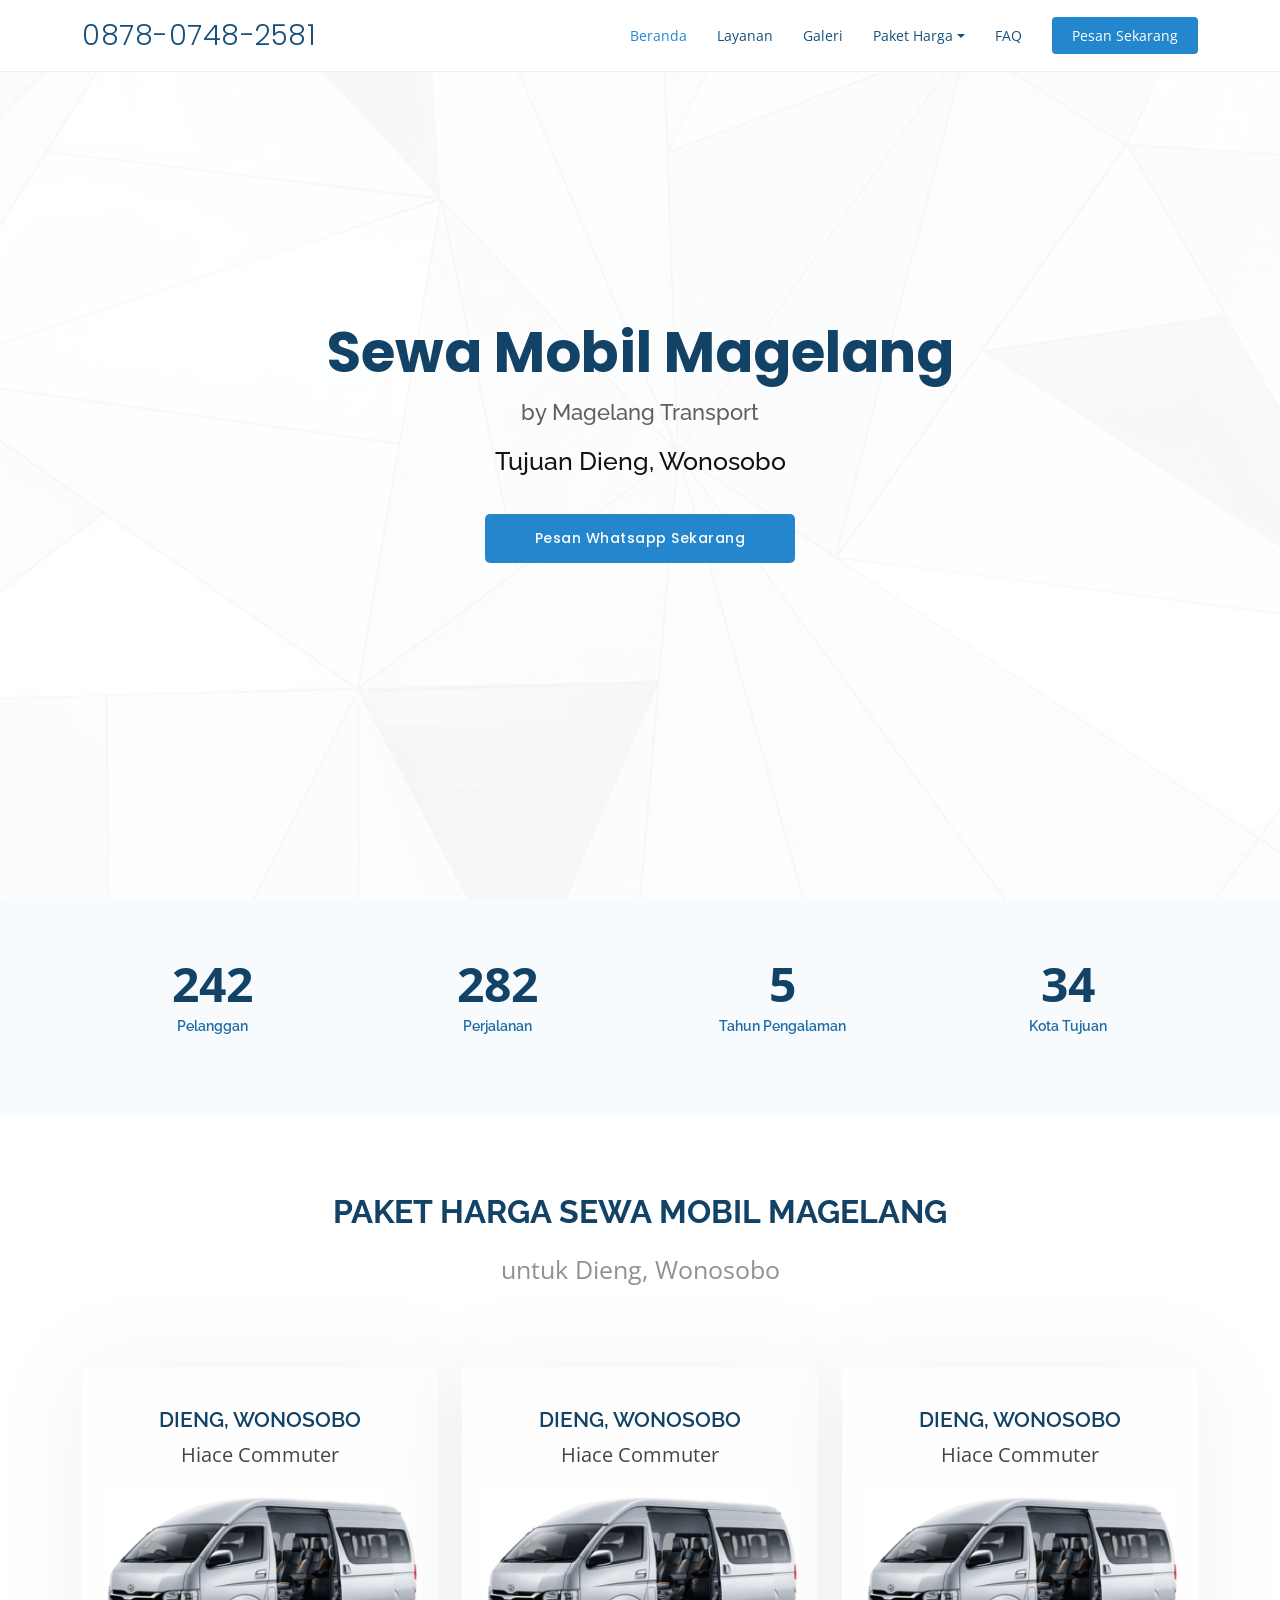
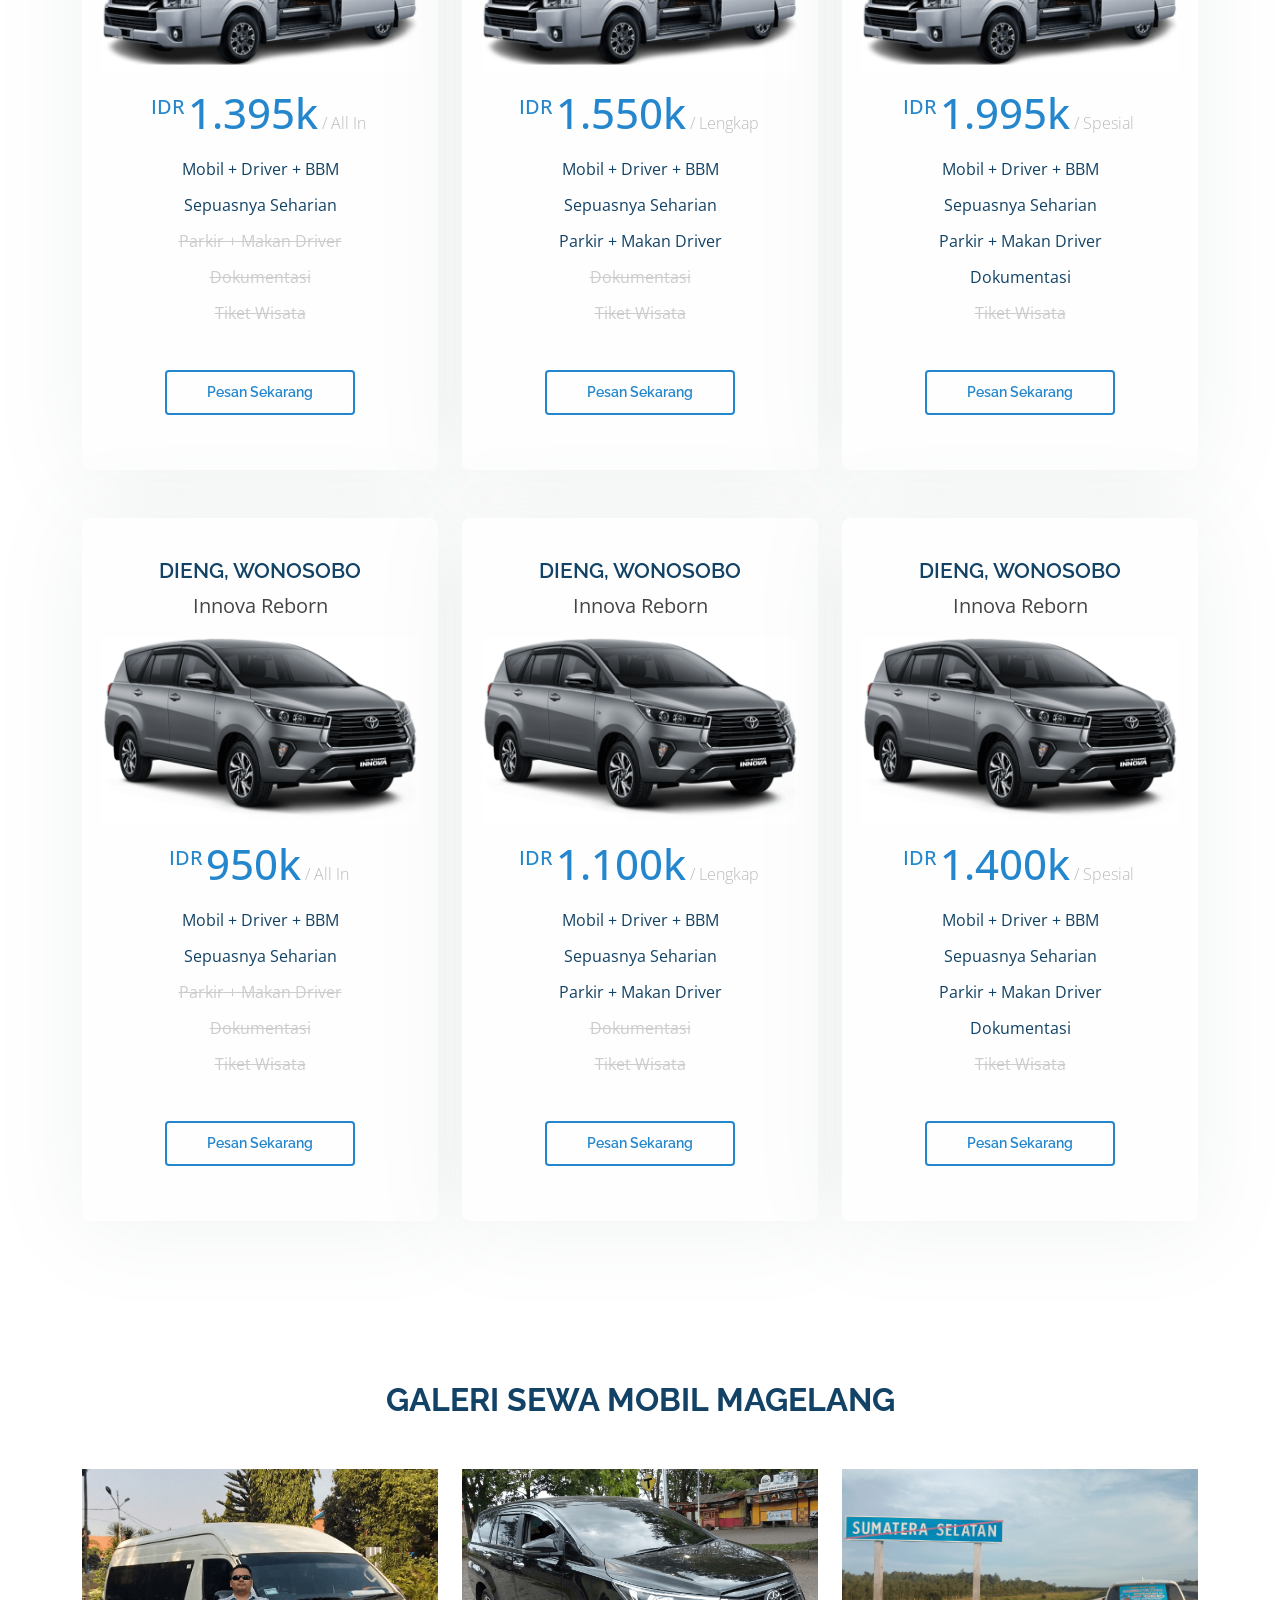
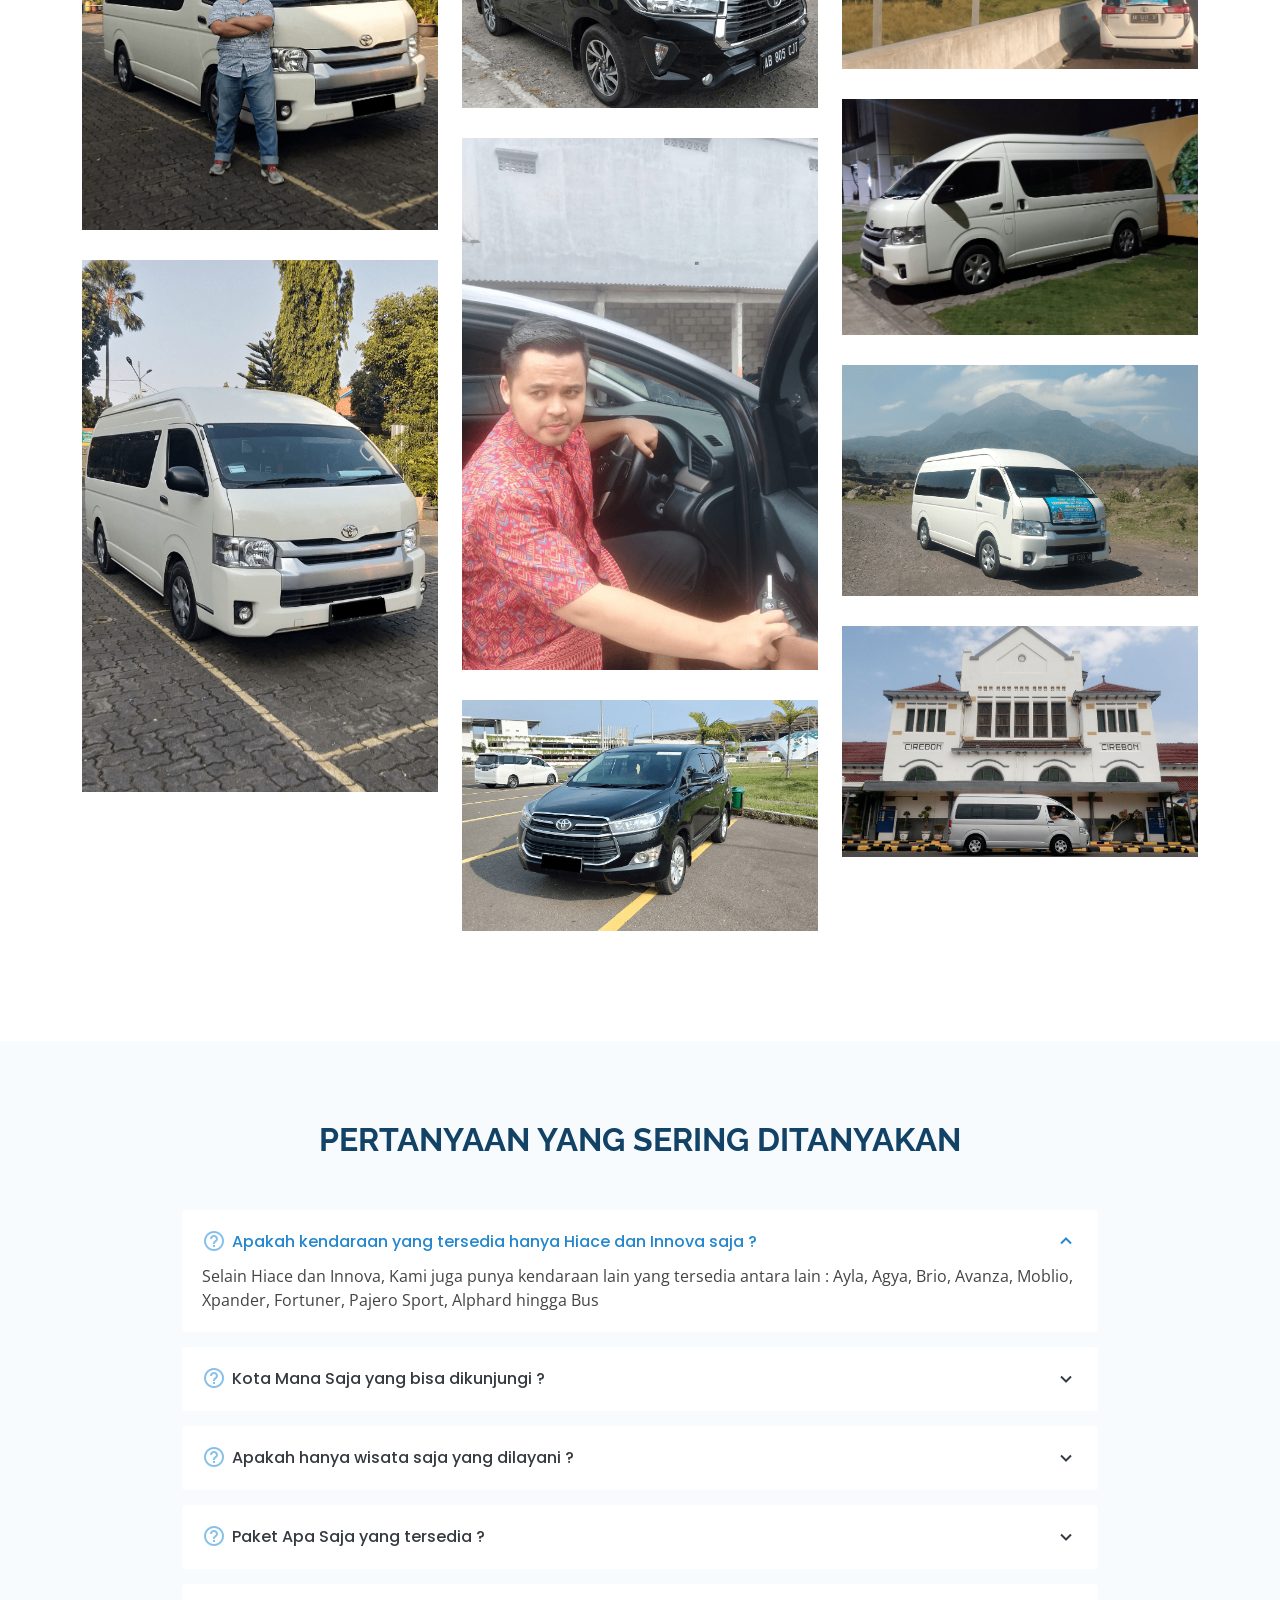
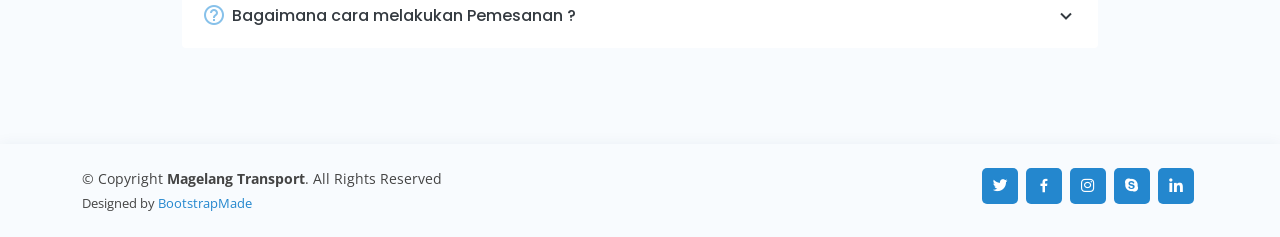
<file: mobilmagelangdieng.html>
<!DOCTYPE html>
<html lang="en">
  <head>
    <meta charset="utf-8" />
    <meta content="width=device-width, initial-scale=1.0" name="viewport" />

    <title>0878-0748-2581 Sewa Mobil Magelang - Daftar Harga Lengkap Sewa Mobil Magelang tujuan Dieng by Magelang Transport</title>
    <meta content="Sewa Mobil Magelang - Daftar Harga Lengkap Sewa Mobil Magelang tujuan Dieng by Magelang Transport" name="description" />
    <meta content="Sewa Mobil Magelang" name="keywords" />

    <!-- Favicons -->
    <link href="assets/img/logo.png" rel="icon" />
    <link href="assets/img/logo.png" rel="apple-touch-icon" />

    <!-- Google Fonts -->
    <link
      href="https://fonts.googleapis.com/css?family=Open+Sans:300,300i,400,400i,600,600i,700,700i|Raleway:300,300i,400,400i,500,500i,600,600i,700,700i|Poppins:300,300i,400,400i,500,500i,600,600i,700,700i"
      rel="stylesheet"
    />

    <!-- Vendor CSS Files -->
    <link href="assets/vendor/aos/aos.css" rel="stylesheet" />
    <link
      href="assets/vendor/bootstrap/css/bootstrap.min.css"
      rel="stylesheet"
    />
    <link
      href="assets/vendor/bootstrap-icons/bootstrap-icons.css"
      rel="stylesheet"
    />
    <link href="assets/vendor/boxicons/css/boxicons.min.css" rel="stylesheet" />
    <link
      href="assets/vendor/glightbox/css/glightbox.min.css"
      rel="stylesheet"
    />
    <link href="assets/vendor/remixicon/remixicon.css" rel="stylesheet" />
    <link href="assets/vendor/swiper/swiper-bundle.min.css" rel="stylesheet" />

    <!-- Template Main CSS File -->
    <link href="assets/css/style.css" rel="stylesheet" />

    <!-- =======================================================
  * Template Name: OnePage - v4.6.0
  * Template URL: https://bootstrapmade.com/onepage-multipurpose-bootstrap-template/
  * Author: BootstrapMade.com
  * License: https://bootstrapmade.com/license/
  ======================================================== -->
  </head>

  <body>
    <!-- ======= Header ======= -->
    <header id="header" class="fixed-top">
      <div class="container d-flex align-items-center justify-content-between">
        <h1 class="logo">
          <a
            target="_blank"
            href="https://api.whatsapp.com/send?phone=6287807482581&text=Hallo Magelang Transport, Saya mau Sewa Mobil Magelang"
            >0878-0748-2581</a
          >
        </h1>
        <!-- Uncomment below if you prefer to use an image logo -->
        <!-- <a href="index.html" class="logo"><img src="assets/img/logo.png" alt="Sewa Mobil Magelang" class="img-fluid"></a>-->

        <nav id="navbar" class="navbar">
          <ul>
            <li>
              <a class="nav-link scrollto active" href="index.html">Beranda</a>
            </li>
            <!-- <li><a class="nav-link scrollto" href="#about">About</a></li> -->
            <li><a class="nav-link scrollto" href="index.html#services">Layanan</a></li>
            <li>
              <a class="nav-link scrollto o" href="index.html#portfolio">Galeri</a>
            </li>

            <li class="nav-item dropdown">
              <a class="nav-link dropdown-toggle" href="#" role="button" data-bs-toggle="dropdown" aria-expanded="false">
                Paket Harga
              </a>
              <ul class="dropdown-menu">
                <li><a class="dropdown-item" href="index.html#pricing">Jogja</a></li>
                <li><a class="dropdown-item" href="mobilmagelangdieng.html">Dieng (Aktif)</a></li>
                <li><a class="dropdown-item" href="mobilmagelangsemarang.html">Semarang</a></li>
                <li><a class="dropdown-item" href="mobilmagelangcilacap.html">Cilacap</a></li>
                <li><a class="dropdown-item" href="mobilmagelangjakarta.html">Jakarta</a></li>
                <li><a class="dropdown-item" href="mobilmagelangmalang.html">Malang</a></li>
                <li><a class="dropdown-item" href="mobilmagelangbanyuwangi.html">Banyuwangi</a></li>
                <li><a class="dropdown-item" href="mobilmagelangbali.html">Bali</a></li>
                <li><a class="dropdown-item" href="https://api.whatsapp.com/send?phone=6287807482581&text=Hallo Magelang Transport,
                   Saya mau Sewa Mobil Magelang untuk tujuan . . ." target="_blank">Kota Lainnya</a></li>
              </ul>
            </li>
            <li><a class="nav-link scrollto" href="index.html#faq">FAQ</a></li>

            <li>
              <a
                class="getstarted"
                target="_blank"
                href="https://api.whatsapp.com/send?phone=6287807482581&text=Hallo Magelang Transport, Saya mau Sewa Mobil Magelang"
                >Pesan Sekarang</a
              >
            </li>
          </ul>
          <i class="bi bi-list mobile-nav-toggle"></i>
        </nav>
        <!-- .navbar -->
      </div>
    </header>
    <!-- End Header -->

    <!-- ======= Hero Section ======= -->
    <section id="hero" class="d-flex align-items-center">
      <div
        class="container position-relative"
        data-aos="fade-up"
        data-aos-delay="100"
      >
        <div class="row justify-content-center">
          <div class="col-xl-10 col-lg-10 text-center">
            <h1>Sewa Mobil Magelang</h1>
            <h2>by Magelang Transport</h2>
            <h3>Tujuan Dieng, Wonosobo</h3>
          </div>
        </div>
        <div class="text-center">
          <a
            target="_blank"
            href="https://api.whatsapp.com/send?phone=6287807482581&text=Hallo Magelang Transport, Saya mau Sewa Mobil Magelang"
            class="btn-get-started scrollto"
            >Pesan Whatsapp Sekarang</a
          >
        </div>

        <div class="row icon-boxes">
          
        </div>
      </div>
    </section>
    <!-- End Hero -->

    <main id="main">

      <!-- ======= Counts Section ======= -->
      <section id="counts" class="counts section-bg">
        <div class="container">
          <div class="row justify-content-end">
            <div
              class="col-lg-3 col-md-5 col-6 d-md-flex align-items-md-stretch"
            >
              <div class="count-box">
                <span
                  data-purecounter-start="0"
                  data-purecounter-end="421"
                  data-purecounter-duration="2"
                  class="purecounter"
                ></span>
                <p>Pelanggan</p>
              </div>
            </div>

            <div
              class="col-lg-3 col-md-5 col-6 d-md-flex align-items-md-stretch"
            >
              <div class="count-box">
                <span
                  data-purecounter-start="0"
                  data-purecounter-end="490"
                  data-purecounter-duration="2"
                  class="purecounter"
                ></span>
                <p>Perjalanan</p>
              </div>
            </div>

            <div
              class="col-lg-3 col-md-5 col-6 d-md-flex align-items-md-stretch"
            >
              <div class="count-box">
                <span
                  data-purecounter-start="0"
                  data-purecounter-end="8"
                  data-purecounter-duration="2"
                  class="purecounter"
                ></span>
                <p>Tahun Pengalaman</p>
              </div>
            </div>

            <div
              class="col-lg-3 col-md-5 col-6 d-md-flex align-items-md-stretch"
            >
              <div class="count-box">
                <span
                  data-purecounter-start="0"
                  data-purecounter-end="59"
                  data-purecounter-duration="2"
                  class="purecounter"
                ></span>
                <p>Kota Tujuan</p>
              </div>
            </div>
          </div>
        </div>
      </section>
      <!-- End Counts Section -->

      <!-- ======= Pricing Section ======= -->
      <section id="pricing" class="pricing">
        <div class="container" data-aos="fade-up">
          <div class="section-title">
            <h2>Paket Harga Sewa Mobil Magelang</h2>
            <p>
              untuk Dieng, Wonosobo
            </p>
          </div>

          <div class="row justify-content-center">
            <div
              class="col-lg-4 col-md-6 mt-4 mt-md-0"
              data-aos="zoom-in"
              data-aos-delay="100"
            >
              <div class="box mt-5">
                <h3>Dieng, Wonosobo</h3>
                <p>Hiace Commuter</p>
                <img
                  src="assets/img/gambar1/chandrajogjatour-hiace.png"
                  class="img-fluid"
                  alt="Sewa Mobil Magelang"
                  srcset=""
                />
                <h4><sup>IDR</sup>1.395k<span> / All In</span></h4>
                <ul>
                  <li>Mobil + Driver + BBM</li>
                  <li>Sepuasnya Seharian</li>
                  <li class="na">Parkir + Makan Driver</li>
                  <li class="na">Dokumentasi</li>
                  <li class="na">Tiket Wisata</li>
                </ul>
                <div class="btn-wrap">
                  <a
                    target="_blank"
                    href="https://api.whatsapp.com/send?phone=6287807482581&text=Hallo Magelang Transport, 
                    Saya mau Sewa Mobil Hiace All In tujuan Dieng IDR 1.395k Paket All In"
                    class="btn-buy"
                    >Pesan Sekarang</a
                  >
                </div>
              </div>
            </div>

            <div
              class="col-lg-4 col-md-6 mt-4 mt-md-0"
              data-aos="zoom-in"
              data-aos-delay="100"
            >
              <div class="box mt-5">
                <h3>Dieng, Wonosobo</h3>
                <p>Hiace Commuter</p>
                <img
                  src="assets/img/gambar1/chandrajogjatour-hiace.png"
                  class="img-fluid"
                  alt="Sewa Mobil Magelang"
                  srcset=""
                />
                <h4><sup>IDR</sup>1.550k<span> / Lengkap</span></h4>
                <ul>
                  <li>Mobil + Driver + BBM</li>
                  <li>Sepuasnya Seharian</li>
                  <li>Parkir + Makan Driver</li>
                  <li class="na">Dokumentasi</li>
                  <li class="na">Tiket Wisata</li>
                </ul>
                <div class="btn-wrap">
                  <a
                    target="_blank"
                    href="https://api.whatsapp.com/send?phone=6287807482581&text=Hallo Magelang Transport, 
                    Saya mau Sewa Mobil Hiace tujuan Dieng IDR 1.550k Paket Lengkap"
                    class="btn-buy"
                    >Pesan Sekarang</a
                  >
                </div>
              </div>
            </div>

            <div
              class="col-lg-4 col-md-6 mt-4 mt-md-0"
              data-aos="zoom-in"
              data-aos-delay="100"
            >
              <div class="box mt-5">
                <h3>Dieng, Wonosobo</h3>
                <p>Hiace Commuter</p>
                <img
                  src="assets/img/gambar1/chandrajogjatour-hiace.png"
                  class="img-fluid"
                  alt="Sewa Mobil Magelang"
                  srcset=""
                />
                <h4><sup>IDR</sup>1.995k<span> / Spesial</span></h4>
                <ul>
                  <li>Mobil + Driver + BBM</li>
                  <li>Sepuasnya Seharian</li>
                  <li>Parkir + Makan Driver</li>
                  <li>Dokumentasi</li>
                  <li class="na">Tiket Wisata</li>
                </ul>
                <div class="btn-wrap">
                  <a
                    target="_blank"
                    href="https://api.whatsapp.com/send?phone=6287807482581&text=Hallo Magelang Transport, 
                    Saya mau Sewa Mobil Hiace tujuan Dieng IDR 1.995k Paket Spesial"
                    class="btn-buy"
                    >Pesan Sekarang</a
                  >
                </div>
              </div>
            </div>

            <div
              class="col-lg-4 col-md-6"
              data-aos="zoom-im"
              data-aos-delay="100"
            >
              <div class="box mt-5">
                <h3>Dieng, Wonosobo</h3>
                <p>Innova Reborn</p>
                <img
                  src="assets/img/gambar1/chandrajogjatour-innova.png"
                  class="img-fluid"
                  alt="Sewa Mobil Magelang"
                  srcset=""
                />
                <h4><sup>IDR</sup>950k<span> / All In</span></h4>
                <ul>
                  <li>Mobil + Driver + BBM</li>
                  <li>Sepuasnya Seharian</li>
                  <li class="na">Parkir + Makan Driver</li>
                  <li class="na">Dokumentasi</li>
                  <li class="na">Tiket Wisata</li>
                </ul>
                <div class="btn-wrap">
                  <a
                    target="_blank"
                    href="https://api.whatsapp.com/send?phone=6287807482581&text=Hallo Magelang Transport, 
                    Saya mau Sewa Mobil Innova Reborn tujuan Dieng IDR 950k Paket All In"
                    class="btn-buy"
                    >Pesan Sekarang</a
                  >
                </div>
              </div>
            </div>

            <div
              class="col-lg-4 col-md-6"
              data-aos="zoom-im"
              data-aos-delay="100"
            >
              <div class="box mt-5">
                <h3>Dieng, Wonosobo</h3>
                <p>Innova Reborn</p>
                <img
                  src="assets/img/gambar1/chandrajogjatour-innova.png"
                  class="img-fluid"
                  alt="Sewa Mobil Magelang"
                  srcset=""
                />
                <h4><sup>IDR</sup>1.100k<span> / Lengkap</span></h4>
                <ul>
                  <li>Mobil + Driver + BBM</li>
                  <li>Sepuasnya Seharian</li>
                  <li>Parkir + Makan Driver</li>
                  <li class="na">Dokumentasi</li>
                  <li class="na">Tiket Wisata</li>
                </ul>
                <div class="btn-wrap">
                  <a
                    target="_blank"
                    href="https://api.whatsapp.com/send?phone=6287807482581&text=Hallo Magelang Transport, 
                    Saya mau Sewa Mobil Innova Reborn tujuan Dieng IDR 1.100k Paket Lengkap"
                    class="btn-buy"
                    >Pesan Sekarang</a
                  >
                </div>
              </div>
            </div>

            <div
              class="col-lg-4 col-md-6"
              data-aos="zoom-im"
              data-aos-delay="100"
            >
              <div class="box mt-5">
                <h3>Dieng, Wonosobo</h3>
                <p>Innova Reborn</p>
                <img
                  src="assets/img/gambar1/chandrajogjatour-innova.png"
                  class="img-fluid"
                  alt="Sewa Mobil Magelang"
                  srcset=""
                />
                <h4><sup>IDR</sup>1.400k<span> / Spesial</span></h4>
                <ul>
                  <li>Mobil + Driver + BBM</li>
                  <li>Sepuasnya Seharian</li>
                  <li>Parkir + Makan Driver</li>
                  <li>Dokumentasi</li>
                  <li class="na">Tiket Wisata</li>
                </ul>
                <div class="btn-wrap">
                  <a
                    target="_blank"
                    href="https://api.whatsapp.com/send?phone=6287807482581&text=Hallo Magelang Transport, 
                    Saya mau Sewa Mobil Innova Reborn tujuan Dieng IDR 1.400k Paket Spesial"
                    class="btn-buy"
                    >Pesan Sekarang</a
                  >
                </div>
              </div>
            </div>

          
          </div>
        </div>
      </section>
      <!-- End Pricing Section -->

      <!-- ======= Portfolio Section ======= -->
      <section id="portfolio" class="portfolio">
        <div class="container" data-aos="fade-up">
          <div class="section-title">
            <h2>Galeri Sewa Mobil Magelang</h2>
          </div>

          <div
            class="row portfolio-container"
            data-aos="fade-up"
            data-aos-delay="300"
          >
            <div class="col-lg-4 col-md-6 portfolio-item filter-app">
              <div class="portfolio-wrap">
                <img
                  src="assets/img/portfolio/galeri-1.png"
                  class="img-fluid"
                  alt="Sewa Mobil Magelang"
                />
              </div>
            </div>

            <div class="col-lg-4 col-md-6 portfolio-item filter-web">
              <div class="portfolio-wrap">
                <img
                  src="assets/img/portfolio/galeri-2.png"
                  class="img-fluid"
                  alt="Sewa Mobil Magelang"
                />
              </div>
            </div>

            <div class="col-lg-4 col-md-6 portfolio-item filter-app">
              <div class="portfolio-wrap">
                <img
                  src="assets/img/portfolio/galeri-3.png"
                  class="img-fluid"
                  alt="Sewa Mobil Magelang"
                />
              </div>
            </div>

            <div class="col-lg-4 col-md-6 portfolio-item filter-card">
              <div class="portfolio-wrap">
                <img
                  src="assets/img/portfolio/galeri-4.png"
                  class="img-fluid"
                  alt="Sewa Mobil Magelang"
                />
              </div>
            </div>

            <div class="col-lg-4 col-md-6 portfolio-item filter-web">
              <div class="portfolio-wrap">
                <img
                  src="assets/img/portfolio/galeri-5.png"
                  class="img-fluid"
                  alt="Sewa Mobil Magelang"
                />
              </div>
            </div>

            <div class="col-lg-4 col-md-6 portfolio-item filter-app">
              <div class="portfolio-wrap">
                <img
                  src="assets/img/portfolio/galeri-6.png"
                  class="img-fluid"
                  alt="Sewa Mobil Magelang"
                />
              </div>
            </div>

            <div class="col-lg-4 col-md-6 portfolio-item filter-card">
              <div class="portfolio-wrap">
                <img
                  src="assets/img/portfolio/galeri-7.png"
                  class="img-fluid"
                  alt="Sewa Mobil Magelang"
                />
              </div>
            </div>

            <div class="col-lg-4 col-md-6 portfolio-item filter-card">
              <div class="portfolio-wrap">
                <img
                  src="assets/img/portfolio/galeri-8.png"
                  class="img-fluid"
                  alt="Sewa Mobil Magelang"
                />
              </div>
            </div>

            <div class="col-lg-4 col-md-6 portfolio-item filter-web">
              <div class="portfolio-wrap">
                <img
                  src="assets/img/portfolio/galeri-9.png"
                  class="img-fluid"
                  alt="Sewa Mobil Magelang"
                />
              </div>
            </div>
          </div>
        </div>
      </section>
      <!-- End Portfolio Section -->

      

      <!-- ======= Frequently Asked Questions Section ======= -->
      <section id="faq" class="faq section-bg">
        <div class="container" data-aos="fade-up">
          <div class="section-title">
            <h2>Pertanyaan yang Sering Ditanyakan</h2>
          </div>

          <div class="faq-list">
            <ul>
              <li data-aos="fade-up">
                <i class="bx bx-help-circle icon-help"></i>
                <a
                  data-bs-toggle="collapse"
                  class="collapse"
                  data-bs-target="#faq-list-1"
                  >Apakah kendaraan yang tersedia hanya Hiace dan Innova saja ?
                  <i class="bx bx-chevron-down icon-show"></i
                  ><i class="bx bx-chevron-up icon-close"></i
                ></a>
                <div
                  id="faq-list-1"
                  class="collapse show"
                  data-bs-parent=".faq-list"
                >
                  <p>
                    Selain Hiace dan Innova, Kami juga punya kendaraan lain yang
                    tersedia antara lain : Ayla, Agya, Brio, Avanza, Moblio,
                    Xpander, Fortuner, Pajero Sport, Alphard hingga Bus
                  </p>
                </div>
              </li>

              <li data-aos="fade-up" data-aos-delay="100">
                <i class="bx bx-help-circle icon-help"></i>
                <a
                  data-bs-toggle="collapse"
                  data-bs-target="#faq-list-2"
                  class="collapsed"
                  >Kota Mana Saja yang bisa dikunjungi ?
                  <i class="bx bx-chevron-down icon-show"></i
                  ><i class="bx bx-chevron-up icon-close"></i
                ></a>
                <div
                  id="faq-list-2"
                  class="collapse"
                  data-bs-parent=".faq-list"
                >
                  <p>
                    Semua kota di pulau Jawa, Sumatera, Madura, Bali, dan Lombok
                    bisa dikunjungi. Langsung Telepon / Whatsapp nomor diatas
                    untuk memberi tahu kota mana tujuan Anda
                  </p>
                </div>
              </li>

              <li data-aos="fade-up" data-aos-delay="200">
                <i class="bx bx-help-circle icon-help"></i>
                <a
                  data-bs-toggle="collapse"
                  data-bs-target="#faq-list-3"
                  class="collapsed"
                  >Apakah hanya wisata saja yang dilayani ?
                  <i class="bx bx-chevron-down icon-show"></i
                  ><i class="bx bx-chevron-up icon-close"></i
                ></a>
                <div
                  id="faq-list-3"
                  class="collapse"
                  data-bs-parent=".faq-list"
                >
                  <p>
                    Tidak hanya Paket Wisata Saja yang kami Layani. Ada juga
                    layanan Antar Jemput, Drop Off, Transport Bandara,
                    Kondangan, Kunjungan Kerja, Acara Keluarga, Reuni,
                    Gathering, Penelitian, dan lain lain
                  </p>
                </div>
              </li>

              <li data-aos="fade-up" data-aos-delay="300">
                <i class="bx bx-help-circle icon-help"></i>
                <a
                  data-bs-toggle="collapse"
                  data-bs-target="#faq-list-4"
                  class="collapsed"
                  >Paket Apa Saja yang tersedia ?
                  <i class="bx bx-chevron-down icon-show"></i
                  ><i class="bx bx-chevron-up icon-close"></i
                ></a>
                <div
                  id="faq-list-4"
                  class="collapse"
                  data-bs-parent=".faq-list"
                >
                  <ul class="">
                    <li>Paket Bebas ( Mobil + Driver )</li>
                    <li>Paket All In ( Mobil + Driver + BBM + Tol + Kapal )</li>
                    <li>
                      Paket Lengkap ( Paket All In + Parkir + Makan Driver )
                    </li>
                    <li>Paket Spesial ( Paket Lengkap + Tiket Wisata )</li>
                    <li>Paket Istimewa ( Paket Spesial + Penginapan )</li>
                    <li>
                      Paket Markibul ( Paket Istimewa + Kuliner + Dokumentasi )
                    </li>
                  </ul>
                </div>
              </li>

              <li data-aos="fade-up" data-aos-delay="400">
                <i class="bx bx-help-circle icon-help"></i>
                <a
                  data-bs-toggle="collapse"
                  data-bs-target="#faq-list-5"
                  class="collapsed"
                  >Bagaimana cara melakukan Pemesanan ?
                  <i class="bx bx-chevron-down icon-show"></i
                  ><i class="bx bx-chevron-up icon-close"></i
                ></a>
                <div
                  id="faq-list-5"
                  class="collapse"
                  data-bs-parent=".faq-list"
                >
                  <p>
                    Silhakan hubungi Kami di nomor 0878-0748-2581 ( Telpon /
                    Whatsapp ) atau melalui tombol pemesanan diatas
                  </p>
                </div>
              </li>
            </ul>
          </div>
        </div>
      </section>
      <!-- End Frequently Asked Questions Section -->
    </main>
    <!-- End #main -->

    <!-- ======= Footer ======= -->
    <footer id="footer">
      <div class="container d-md-flex py-4">
        <div class="me-md-auto text-center text-md-start">
          <div class="copyright">
            &copy; Copyright <strong><span>Magelang Transport</span></strong
            >. All Rights Reserved
          </div>
          <div class="credits">
            <!-- All the links in the footer should remain intact. -->
            <!-- You can delete the links only if you purchased the pro version. -->
            <!-- Licensing information: https://bootstrapmade.com/license/ -->
            <!-- Purchase the pro version with working PHP/AJAX contact form: https://bootstrapmade.com/onepage-multipurpose-bootstrap-template/ -->
            Designed by <a href="https://bootstrapmade.com/">BootstrapMade</a>
          </div>
        </div>
        <div class="social-links text-center text-md-right pt-3 pt-md-0">
          <a href="#" class="twitter"><i class="bx bxl-twitter"></i></a>
          <a href="" class="facebook"><i class="bx bxl-facebook"></i></a>
          <a
            target="_blank"
            href="https://www.instagram.com/ayonaikhiace_purworejo/"
            class="instagram"
            ><i class="bx bxl-instagram"></i
          ></a>
          <a href="#" class="google-plus"><i class="bx bxl-skype"></i></a>
          <a href="#" class="linkedin"><i class="bx bxl-linkedin"></i></a>
        </div>
      </div>
    </footer>
    <!-- End Footer -->

    <div id="preloader"></div>
    <a
      href="#"
      class="back-to-top d-flex align-items-center justify-content-center"
      ><i class="bi bi-arrow-up-short"></i
    ></a>

    <!-- Vendor JS Files -->
    <script src="assets/vendor/aos/aos.js"></script>
    <script src="assets/vendor/bootstrap/js/bootstrap.bundle.min.js"></script>
    <script src="assets/vendor/glightbox/js/glightbox.min.js"></script>
    <script src="assets/vendor/isotope-layout/isotope.pkgd.min.js"></script>
    <script src="assets/vendor/php-email-form/validate.js"></script>
    <script src="assets/vendor/purecounter/purecounter.js"></script>
    <script src="assets/vendor/swiper/swiper-bundle.min.js"></script>

    <!-- Template Main JS File -->
    <script src="assets/js/main.js"></script>
  </body>
</html>
</file>
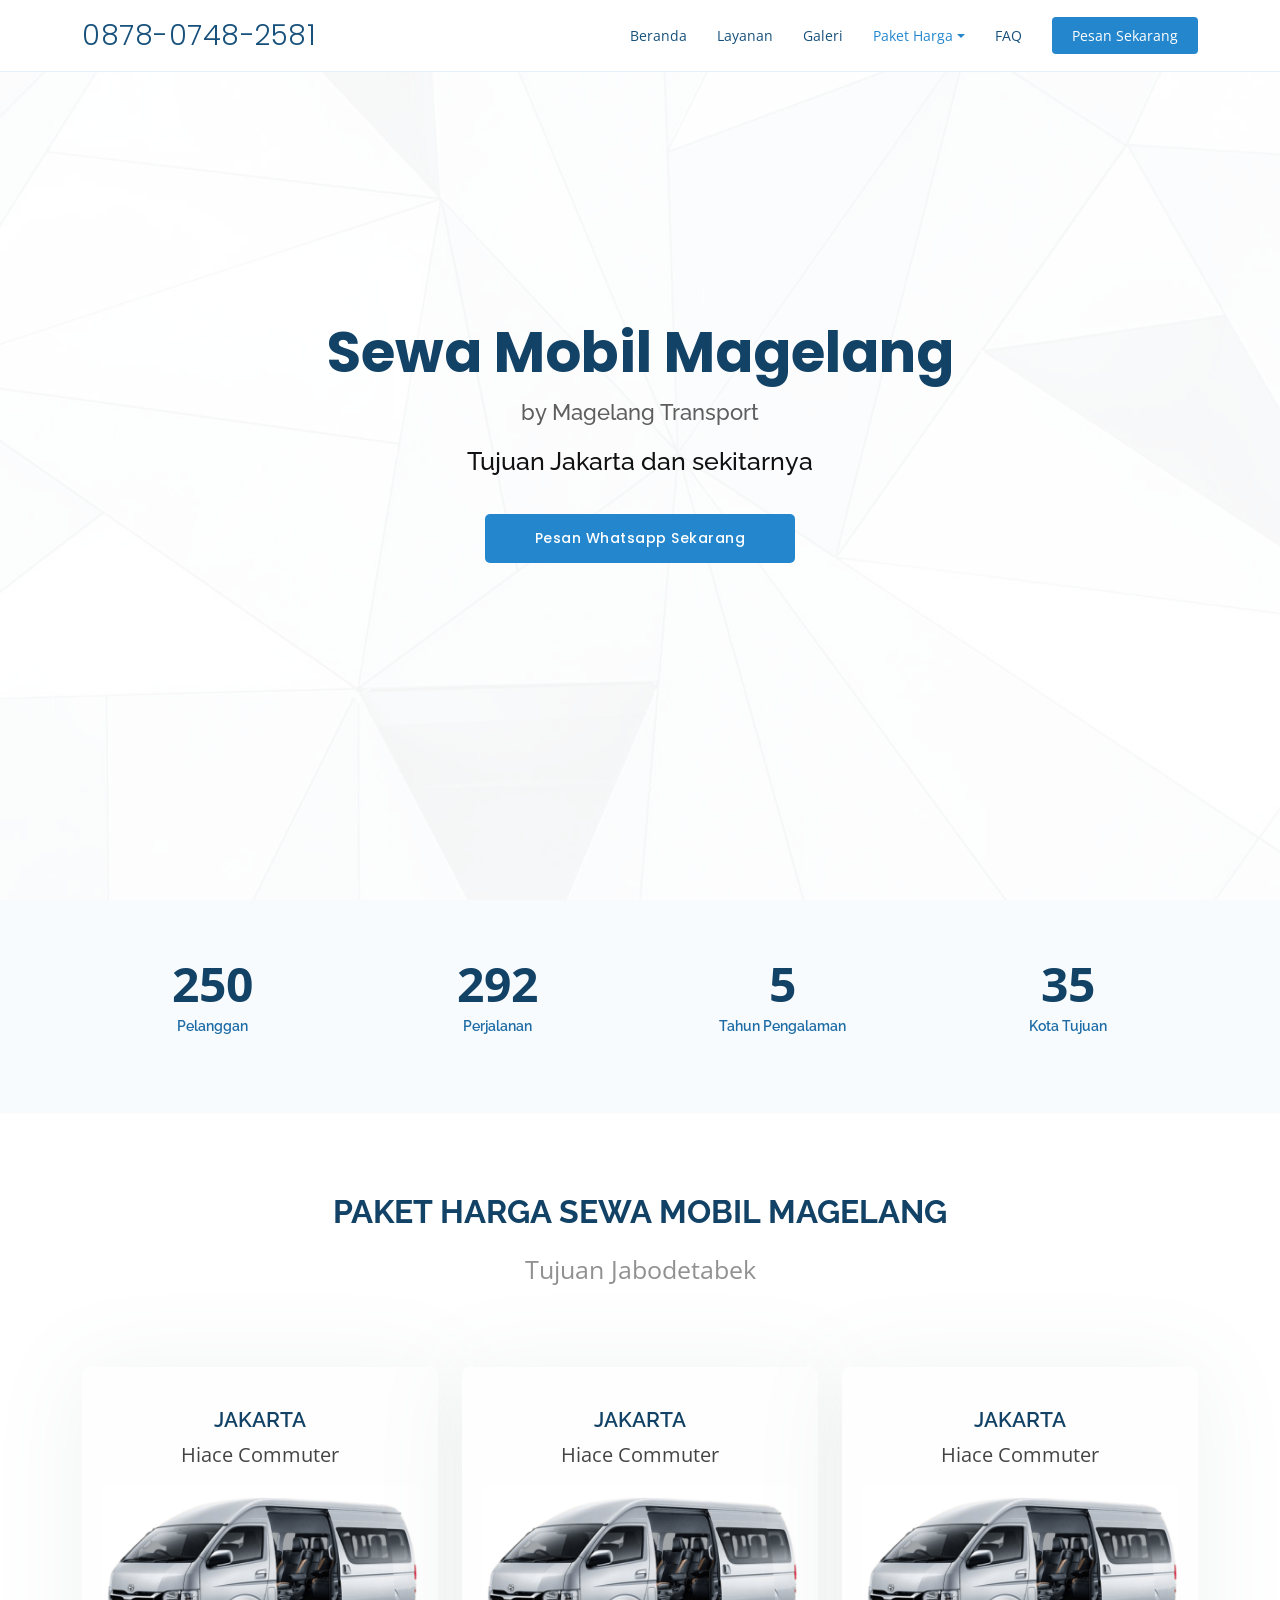
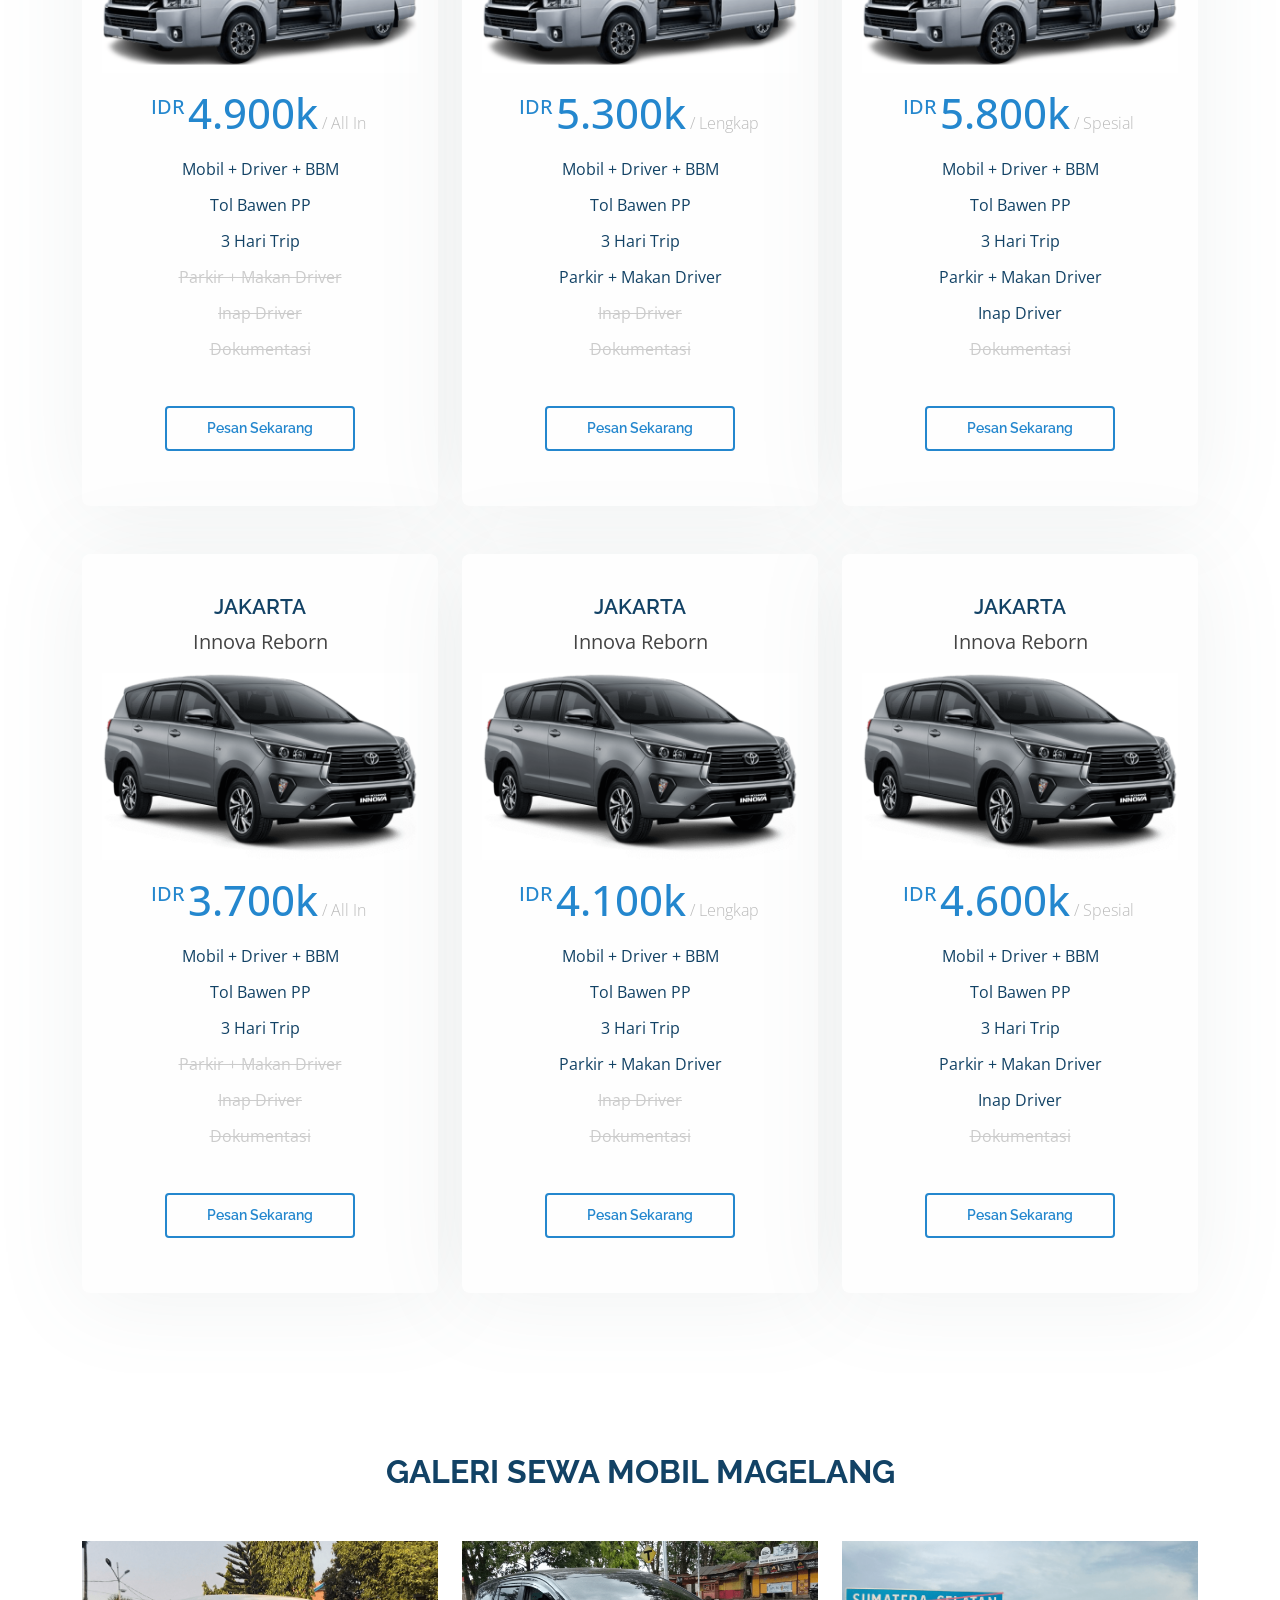
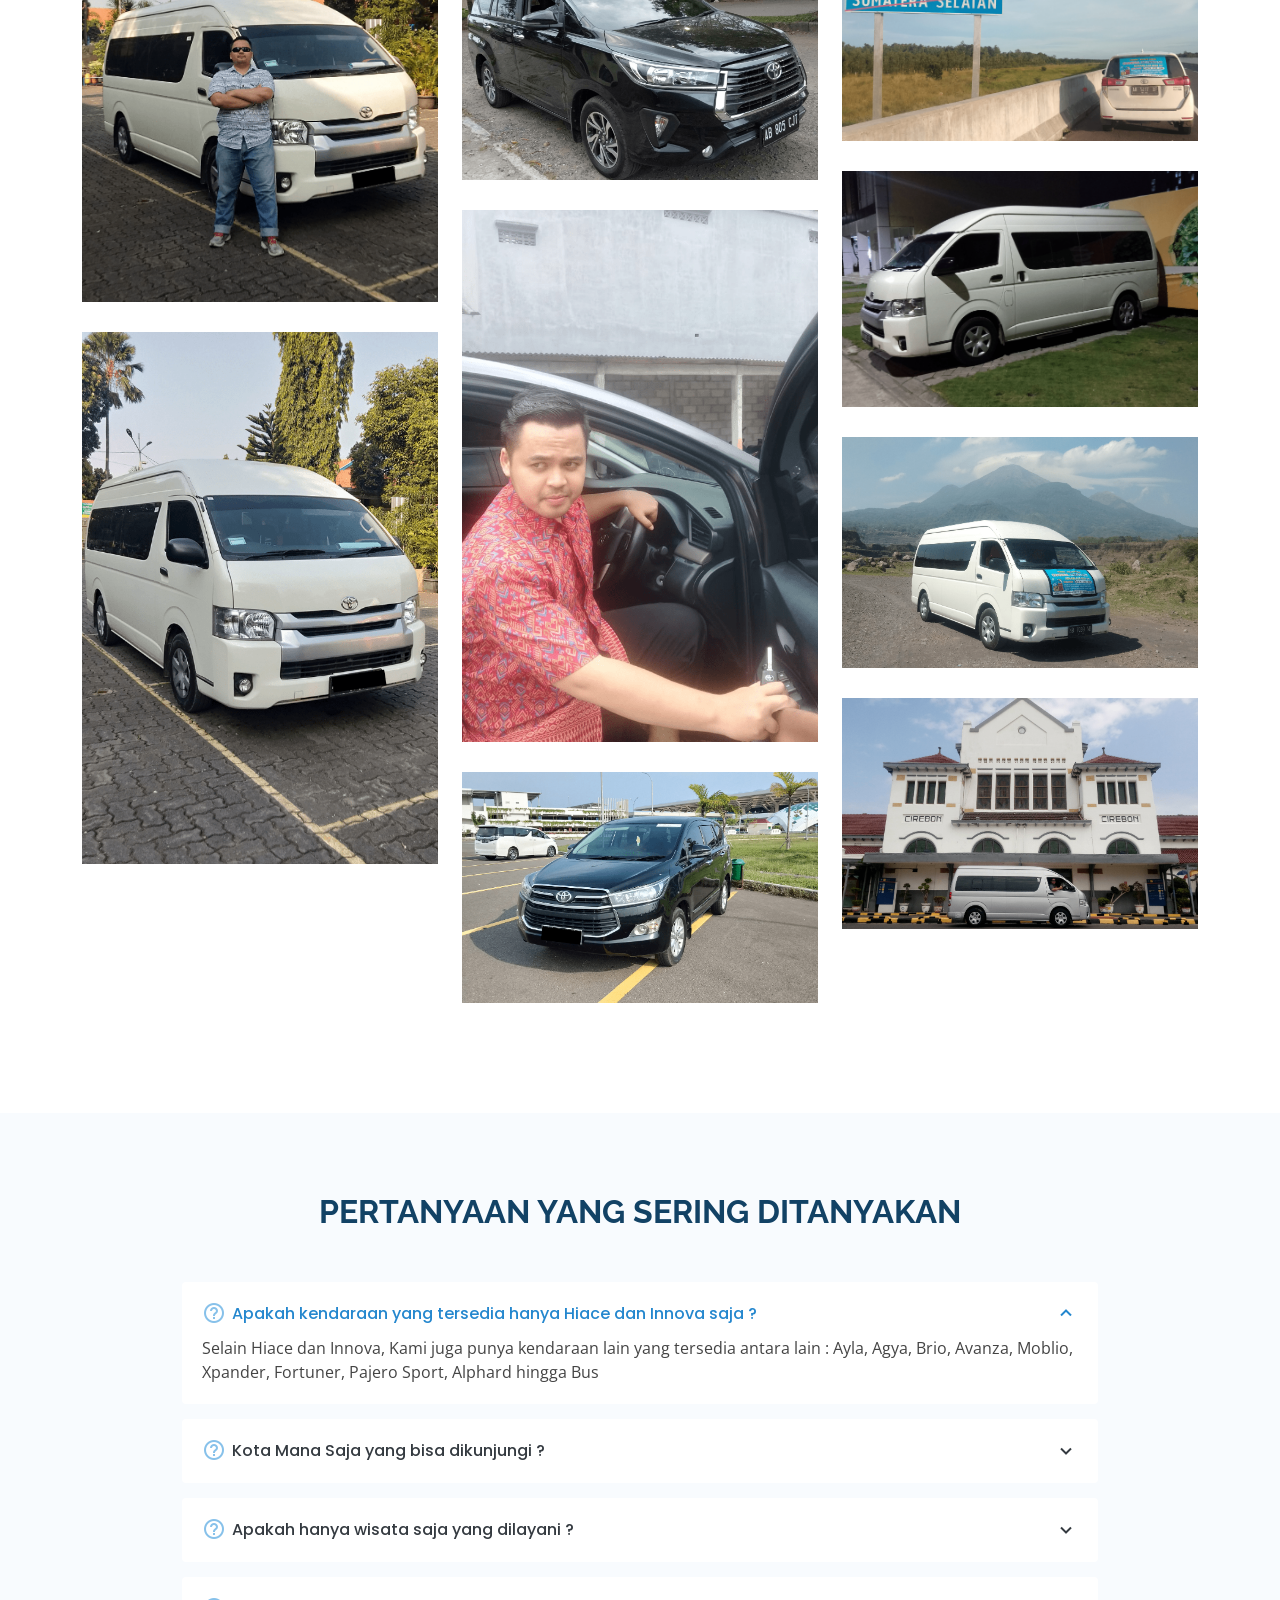
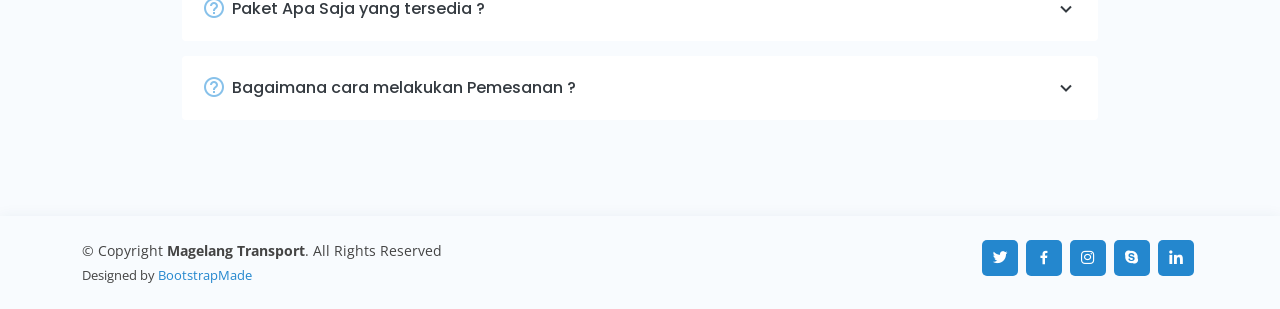
<file: mobilmagelangjakarta.html>
<!DOCTYPE html>
<html lang="en">
  <head>
    <meta charset="utf-8" />
    <meta content="width=device-width, initial-scale=1.0" name="viewport" />

    <title>0878-0748-2581 Sewa Mobil Magelang - Daftar Harga Lengkap Sewa Mobil Magelang tujuan Jakarta by Magelang Transport</title>
    <meta content="Sewa Mobil Magelang - Daftar Harga Lengkap Sewa Mobil Magelang tujuan Jakarta by Magelang Transport" name="description" />
    <meta content="Sewa Mobil Magelang" name="keywords" />

    <!-- Favicons -->
    <link href="assets/img/logo.png" rel="icon" />
    <link href="assets/img/logo.png" rel="apple-touch-icon" />

    <!-- Google Fonts -->
    <link
      href="https://fonts.googleapis.com/css?family=Open+Sans:300,300i,400,400i,600,600i,700,700i|Raleway:300,300i,400,400i,500,500i,600,600i,700,700i|Poppins:300,300i,400,400i,500,500i,600,600i,700,700i"
      rel="stylesheet"
    />

    <!-- Vendor CSS Files -->
    <link href="assets/vendor/aos/aos.css" rel="stylesheet" />
    <link
      href="assets/vendor/bootstrap/css/bootstrap.min.css"
      rel="stylesheet"
    />
    <link
      href="assets/vendor/bootstrap-icons/bootstrap-icons.css"
      rel="stylesheet"
    />
    <link href="assets/vendor/boxicons/css/boxicons.min.css" rel="stylesheet" />
    <link
      href="assets/vendor/glightbox/css/glightbox.min.css"
      rel="stylesheet"
    />
    <link href="assets/vendor/remixicon/remixicon.css" rel="stylesheet" />
    <link href="assets/vendor/swiper/swiper-bundle.min.css" rel="stylesheet" />

    <!-- Template Main CSS File -->
    <link href="assets/css/style.css" rel="stylesheet" />

    <!-- =======================================================
  * Template Name: OnePage - v4.6.0
  * Template URL: https://bootstrapmade.com/onepage-multipurpose-bootstrap-template/
  * Author: BootstrapMade.com
  * License: https://bootstrapmade.com/license/
  ======================================================== -->
  </head>

  <body>
    <!-- ======= Header ======= -->
    <header id="header" class="fixed-top">
      <div class="container d-flex align-items-center justify-content-between">
        <h1 class="logo">
          <a
            target="_blank"
            href="https://api.whatsapp.com/send?phone=6287807482581&text=Hallo Magelang Transport, Saya mau Sewa Mobil Magelang"
            >0878-0748-2581</a
          >
        </h1>
        <!-- Uncomment below if you prefer to use an image logo -->
        <!-- <a href="index.html" class="logo"><img src="assets/img/logo.png" alt="Sewa Mobil Magelang" class="img-fluid"></a>-->

        <nav id="navbar" class="navbar">
          <ul>
            <li>
              <a class="nav-link scrollto" href="index.html">Beranda</a>
            </li>
            <!-- <li><a class="nav-link scrollto" href="#about">About</a></li> -->
            <li><a class="nav-link scrollto" href="index.html#services">Layanan</a></li>
            <li>
              <a class="nav-link scrollto o" href="index.html#portfolio">Galeri</a>
            </li>

            <li class="nav-item dropdown">
              <a class="nav-link dropdown-toggle active" href="#" role="button" data-bs-toggle="dropdown" aria-expanded="false">
                Paket Harga
              </a>
              <ul class="dropdown-menu">
                <li><a class="dropdown-item" href="index.html#pricing">Jogja</a></li>
                <li><a class="dropdown-item" href="mobilmagelangdieng.html">Dieng</a></li>
                <li><a class="dropdown-item" href="mobilmagelangsemarang.html">Semarang</a></li>
                <li><a class="dropdown-item" href="mobilmagelangcilacap.html">Cilacap</a></li>
                <li><a class="dropdown-item" href="mobilmagelangjakarta.html">Jakarta (Aktif)</a></li>
                <li><a class="dropdown-item" href="mobilmagelangmalang.html">Malang</a></li>
                <li><a class="dropdown-item" href="mobilmagelangbanyuwangi.html">Banyuwangi</a></li>
                <li><a class="dropdown-item" href="mobilmagelangbali.html">Bali</a></li>
                <li><a class="dropdown-item" href="https://api.whatsapp.com/send?phone=6287807482581&text=Hallo Magelang Transport,
                   Saya mau Sewa Mobil Magelang untuk tujuan . . ." target="_blank">Kota Lainnya</a></li>
              </ul>
            </li>
            <li><a class="nav-link scrollto" href="index.html#faq">FAQ</a></li>

            <li>
              <a
                class="getstarted"
                target="_blank"
                href="https://api.whatsapp.com/send?phone=6287807482581&text=Hallo Magelang Transport, Saya mau Sewa Mobil Magelang"
                >Pesan Sekarang</a
              >
            </li>
          </ul>
          <i class="bi bi-list mobile-nav-toggle"></i>
        </nav>
        <!-- .navbar -->
      </div>
    </header>
    <!-- End Header -->

    <!-- ======= Hero Section ======= -->
    <section id="hero" class="d-flex align-items-center">
      <div
        class="container position-relative"
        data-aos="fade-up"
        data-aos-delay="100"
      >
        <div class="row justify-content-center">
          <div class="col-xl-10 col-lg-10 text-center">
            <h1>Sewa Mobil Magelang</h1>
            <h2>by Magelang Transport</h2>
            <h3>Tujuan Jakarta dan sekitarnya</h3>
          </div>
        </div>
        <div class="text-center">
          <a
            target="_blank"
            href="https://api.whatsapp.com/send?phone=6287807482581&text=Hallo Magelang Transport, Saya mau Sewa Mobil Magelang tujuan Jakarta"
            class="btn-get-started scrollto"
            >Pesan Whatsapp Sekarang</a
          >
        </div>

        <div class="row icon-boxes">
          
        </div>
      </div>
    </section>
    <!-- End Hero -->

    <main id="main">

      <!-- ======= Counts Section ======= -->
      <section id="counts" class="counts section-bg">
        <div class="container">
          <div class="row justify-content-end">
            <div
              class="col-lg-3 col-md-5 col-6 d-md-flex align-items-md-stretch"
            >
              <div class="count-box">
                <span
                  data-purecounter-start="0"
                  data-purecounter-end="421"
                  data-purecounter-duration="2"
                  class="purecounter"
                ></span>
                <p>Pelanggan</p>
              </div>
            </div>

            <div
              class="col-lg-3 col-md-5 col-6 d-md-flex align-items-md-stretch"
            >
              <div class="count-box">
                <span
                  data-purecounter-start="0"
                  data-purecounter-end="490"
                  data-purecounter-duration="2"
                  class="purecounter"
                ></span>
                <p>Perjalanan</p>
              </div>
            </div>

            <div
              class="col-lg-3 col-md-5 col-6 d-md-flex align-items-md-stretch"
            >
              <div class="count-box">
                <span
                  data-purecounter-start="0"
                  data-purecounter-end="8"
                  data-purecounter-duration="2"
                  class="purecounter"
                ></span>
                <p>Tahun Pengalaman</p>
              </div>
            </div>

            <div
              class="col-lg-3 col-md-5 col-6 d-md-flex align-items-md-stretch"
            >
              <div class="count-box">
                <span
                  data-purecounter-start="0"
                  data-purecounter-end="59"
                  data-purecounter-duration="2"
                  class="purecounter"
                ></span>
                <p>Kota Tujuan</p>
              </div>
            </div>
          </div>
        </div>
      </section>
      <!-- End Counts Section -->

      <!-- ======= Pricing Section ======= -->
      <section id="pricing" class="pricing">
        <div class="container" data-aos="fade-up">
          <div class="section-title">
            <h2>Paket Harga Sewa Mobil Magelang</h2>
            <p>
              Tujuan Jabodetabek
            </p>
          </div>

          <div class="row justify-content-center">
            <div
              class="col-lg-4 col-md-6 mt-4 mt-md-0"
              data-aos="zoom-in"
              data-aos-delay="100"
            >
              <div class="box mt-5">
                <h3>Jakarta</h3>
                <p>Hiace Commuter</p>
                <img
                  src="assets/img/gambar1/chandrajogjatour-hiace.png"
                  class="img-fluid"
                  alt="Sewa Mobil Magelang"
                  srcset=""
                />
                <h4><sup>IDR</sup>4.900k<span> / All In</span></h4>
                <ul>
                  <li>Mobil + Driver + BBM</li>
                  <li>Tol Bawen PP</li>
                  <li>3 Hari Trip</li>
                  <li class="na">Parkir + Makan Driver</li>
                  <li class="na">Inap Driver</li>
                  <li class="na">Dokumentasi</li>
                </ul>
                <div class="btn-wrap">
                  <a
                    target="_blank"
                    href="https://api.whatsapp.com/send?phone=6287807482581&text=Hallo Magelang Transport, 
                    Saya mau Sewa Mobil Hiace All In tujuan Jakarta IDR 4.900k Paket All In 3 Hari"
                    class="btn-buy"
                    >Pesan Sekarang</a
                  >
                </div>
              </div>
            </div>

            <div
              class="col-lg-4 col-md-6 mt-4 mt-md-0"
              data-aos="zoom-in"
              data-aos-delay="100"
            >
              <div class="box mt-5">
                <h3>Jakarta</h3>
                <p>Hiace Commuter</p>
                <img
                  src="assets/img/gambar1/chandrajogjatour-hiace.png"
                  class="img-fluid"
                  alt="Sewa Mobil Magelang"
                  srcset=""
                />
                <h4><sup>IDR</sup>5.300k<span> / Lengkap</span></h4>
                <ul>
                  <li>Mobil + Driver + BBM</li>
                  <li>Tol Bawen PP</li>
                  <li>3 Hari Trip</li>
                  <li>Parkir + Makan Driver</li>
                  <li class="na">Inap Driver</li>
                  <li class="na">Dokumentasi</li>
                </ul>
                <div class="btn-wrap">
                  <a
                    target="_blank"
                    href="https://api.whatsapp.com/send?phone=6287807482581&text=Hallo Magelang Transport, 
                    Saya mau Sewa Mobil Hiace tujuan Jakarta IDR 5.300k Paket Lengkap 3 Hari"
                    class="btn-buy"
                    >Pesan Sekarang</a
                  >
                </div>
              </div>
            </div>

            <div
              class="col-lg-4 col-md-6 mt-4 mt-md-0"
              data-aos="zoom-in"
              data-aos-delay="100"
            >
              <div class="box mt-5">
                <h3>Jakarta</h3>
                <p>Hiace Commuter</p>
                <img
                  src="assets/img/gambar1/chandrajogjatour-hiace.png"
                  class="img-fluid"
                  alt="Sewa Mobil Magelang"
                  srcset=""
                />
                <h4><sup>IDR</sup>5.800k<span> / Spesial</span></h4>
                <ul>
                  <li>Mobil + Driver + BBM</li>
                  <li>Tol Bawen PP</li>
                  <li>3 Hari Trip</li>
                  <li>Parkir + Makan Driver</li>
                  <li>Inap Driver</li>
                  <li class="na">Dokumentasi</li>
                </ul>
                <div class="btn-wrap">
                  <a
                    target="_blank"
                    href="https://api.whatsapp.com/send?phone=6287807482581&text=Hallo Magelang Transport, 
                    Saya mau Sewa Mobil Hiace tujuan Jakarta IDR 5.800k Paket Spesial 3 Hari"
                    class="btn-buy"
                    >Pesan Sekarang</a
                  >
                </div>
              </div>
            </div>

            <div
              class="col-lg-4 col-md-6"
              data-aos="zoom-im"
              data-aos-delay="100"
            >
              <div class="box mt-5">
                <h3>Jakarta</h3>
                <p>Innova Reborn</p>
                <img
                  src="assets/img/gambar1/chandrajogjatour-innova.png"
                  class="img-fluid"
                  alt="Sewa Mobil Magelang"
                  srcset=""
                />
                <h4><sup>IDR</sup>3.700k<span> / All In</span></h4>
                <ul>
                  <li>Mobil + Driver + BBM</li>
                  <li>Tol Bawen PP</li>
                  <li>3 Hari Trip</li>
                  <li class="na">Parkir + Makan Driver</li>
                  <li class="na">Inap Driver</li>
                  <li class="na">Dokumentasi</li>
                </ul>
                <div class="btn-wrap">
                  <a
                    target="_blank"
                    href="https://api.whatsapp.com/send?phone=6287807482581&text=Hallo Magelang Transport, 
                    Saya mau Sewa Mobil Innova Reborn tujuan Jakarta IDR 3.700k Paket All In 3 Hari"
                    class="btn-buy"
                    >Pesan Sekarang</a
                  >
                </div>
              </div>
            </div>

            <div
              class="col-lg-4 col-md-6"
              data-aos="zoom-im"
              data-aos-delay="100"
            >
              <div class="box mt-5">
                <h3>Jakarta</h3>
                <p>Innova Reborn</p>
                <img
                  src="assets/img/gambar1/chandrajogjatour-innova.png"
                  class="img-fluid"
                  alt="Sewa Mobil Magelang"
                  srcset=""
                />
                <h4><sup>IDR</sup>4.100k<span> / Lengkap</span></h4>
                <ul>
                  <li>Mobil + Driver + BBM</li>
                  <li>Tol Bawen PP</li>
                  <li>3 Hari Trip</li>
                  <li>Parkir + Makan Driver</li>
                  <li class="na">Inap Driver</li>
                  <li class="na">Dokumentasi</li>
                </ul>
                <div class="btn-wrap">
                  <a
                    target="_blank"
                    href="https://api.whatsapp.com/send?phone=6287807482581&text=Hallo Magelang Transport, 
                    Saya mau Sewa Mobil Innova Reborn tujuan Jakarta IDR 4.100k Paket Lengkap 3 Hari"
                    class="btn-buy"
                    >Pesan Sekarang</a
                  >
                </div>
              </div>
            </div>

            <div
              class="col-lg-4 col-md-6"
              data-aos="zoom-im"
              data-aos-delay="100"
            >
              <div class="box mt-5">
                <h3>Jakarta</h3>
                <p>Innova Reborn</p>
                <img
                  src="assets/img/gambar1/chandrajogjatour-innova.png"
                  class="img-fluid"
                  alt="Sewa Mobil Magelang"
                  srcset=""
                />
                <h4><sup>IDR</sup>4.600k<span> / Spesial</span></h4>
                <ul>
                  <li>Mobil + Driver + BBM</li>
                  <li>Tol Bawen PP</li>
                  <li>3 Hari Trip</li>
                  <li>Parkir + Makan Driver</li>
                  <li>Inap Driver</li>
                  <li class="na">Dokumentasi</li>
                </ul>
                <div class="btn-wrap">
                  <a
                    target="_blank"
                    href="https://api.whatsapp.com/send?phone=6287807482581&text=Hallo Magelang Transport, 
                    Saya mau Sewa Mobil Innova Reborn tujuan Jakarta IDR 4.600k Paket Spesial 3 Hari"
                    class="btn-buy"
                    >Pesan Sekarang</a
                  >
                </div>
              </div>
            </div>

          
          </div>
        </div>
      </section>
      <!-- End Pricing Section -->

      <!-- ======= Portfolio Section ======= -->
      <section id="portfolio" class="portfolio">
        <div class="container" data-aos="fade-up">
          <div class="section-title">
            <h2>Galeri Sewa Mobil Magelang</h2>
          </div>

          <div
            class="row portfolio-container"
            data-aos="fade-up"
            data-aos-delay="300"
          >
            <div class="col-lg-4 col-md-6 portfolio-item filter-app">
              <div class="portfolio-wrap">
                <img
                  src="assets/img/portfolio/galeri-1.png"
                  class="img-fluid"
                  alt="Sewa Mobil Magelang"
                />
              </div>
            </div>

            <div class="col-lg-4 col-md-6 portfolio-item filter-web">
              <div class="portfolio-wrap">
                <img
                  src="assets/img/portfolio/galeri-2.png"
                  class="img-fluid"
                  alt="Sewa Mobil Magelang"
                />
              </div>
            </div>

            <div class="col-lg-4 col-md-6 portfolio-item filter-app">
              <div class="portfolio-wrap">
                <img
                  src="assets/img/portfolio/galeri-3.png"
                  class="img-fluid"
                  alt="Sewa Mobil Magelang"
                />
              </div>
            </div>

            <div class="col-lg-4 col-md-6 portfolio-item filter-card">
              <div class="portfolio-wrap">
                <img
                  src="assets/img/portfolio/galeri-4.png"
                  class="img-fluid"
                  alt="Sewa Mobil Magelang"
                />
              </div>
            </div>

            <div class="col-lg-4 col-md-6 portfolio-item filter-web">
              <div class="portfolio-wrap">
                <img
                  src="assets/img/portfolio/galeri-5.png"
                  class="img-fluid"
                  alt="Sewa Mobil Magelang"
                />
              </div>
            </div>

            <div class="col-lg-4 col-md-6 portfolio-item filter-app">
              <div class="portfolio-wrap">
                <img
                  src="assets/img/portfolio/galeri-6.png"
                  class="img-fluid"
                  alt="Sewa Mobil Magelang"
                />
              </div>
            </div>

            <div class="col-lg-4 col-md-6 portfolio-item filter-card">
              <div class="portfolio-wrap">
                <img
                  src="assets/img/portfolio/galeri-7.png"
                  class="img-fluid"
                  alt="Sewa Mobil Magelang"
                />
              </div>
            </div>

            <div class="col-lg-4 col-md-6 portfolio-item filter-card">
              <div class="portfolio-wrap">
                <img
                  src="assets/img/portfolio/galeri-8.png"
                  class="img-fluid"
                  alt="Sewa Mobil Magelang"
                />
              </div>
            </div>

            <div class="col-lg-4 col-md-6 portfolio-item filter-web">
              <div class="portfolio-wrap">
                <img
                  src="assets/img/portfolio/galeri-9.png"
                  class="img-fluid"
                  alt="Sewa Mobil Magelang"
                />
              </div>
            </div>
          </div>
        </div>
      </section>
      <!-- End Portfolio Section -->

      

      <!-- ======= Frequently Asked Questions Section ======= -->
      <section id="faq" class="faq section-bg">
        <div class="container" data-aos="fade-up">
          <div class="section-title">
            <h2>Pertanyaan yang Sering Ditanyakan</h2>
          </div>

          <div class="faq-list">
            <ul>
              <li data-aos="fade-up">
                <i class="bx bx-help-circle icon-help"></i>
                <a
                  data-bs-toggle="collapse"
                  class="collapse"
                  data-bs-target="#faq-list-1"
                  >Apakah kendaraan yang tersedia hanya Hiace dan Innova saja ?
                  <i class="bx bx-chevron-down icon-show"></i
                  ><i class="bx bx-chevron-up icon-close"></i
                ></a>
                <div
                  id="faq-list-1"
                  class="collapse show"
                  data-bs-parent=".faq-list"
                >
                  <p>
                    Selain Hiace dan Innova, Kami juga punya kendaraan lain yang
                    tersedia antara lain : Ayla, Agya, Brio, Avanza, Moblio,
                    Xpander, Fortuner, Pajero Sport, Alphard hingga Bus
                  </p>
                </div>
              </li>

              <li data-aos="fade-up" data-aos-delay="100">
                <i class="bx bx-help-circle icon-help"></i>
                <a
                  data-bs-toggle="collapse"
                  data-bs-target="#faq-list-2"
                  class="collapsed"
                  >Kota Mana Saja yang bisa dikunjungi ?
                  <i class="bx bx-chevron-down icon-show"></i
                  ><i class="bx bx-chevron-up icon-close"></i
                ></a>
                <div
                  id="faq-list-2"
                  class="collapse"
                  data-bs-parent=".faq-list"
                >
                  <p>
                    Semua kota di pulau Jawa, Sumatera, Madura, Bali, dan Lombok
                    bisa dikunjungi. Langsung Telepon / Whatsapp nomor diatas
                    untuk memberi tahu kota mana tujuan Anda
                  </p>
                </div>
              </li>

              <li data-aos="fade-up" data-aos-delay="200">
                <i class="bx bx-help-circle icon-help"></i>
                <a
                  data-bs-toggle="collapse"
                  data-bs-target="#faq-list-3"
                  class="collapsed"
                  >Apakah hanya wisata saja yang dilayani ?
                  <i class="bx bx-chevron-down icon-show"></i
                  ><i class="bx bx-chevron-up icon-close"></i
                ></a>
                <div
                  id="faq-list-3"
                  class="collapse"
                  data-bs-parent=".faq-list"
                >
                  <p>
                    Tidak hanya Paket Wisata Saja yang kami Layani. Ada juga
                    layanan Antar Jemput, Drop Off, Transport Bandara,
                    Kondangan, Kunjungan Kerja, Acara Keluarga, Reuni,
                    Gathering, Penelitian, dan lain lain
                  </p>
                </div>
              </li>

              <li data-aos="fade-up" data-aos-delay="300">
                <i class="bx bx-help-circle icon-help"></i>
                <a
                  data-bs-toggle="collapse"
                  data-bs-target="#faq-list-4"
                  class="collapsed"
                  >Paket Apa Saja yang tersedia ?
                  <i class="bx bx-chevron-down icon-show"></i
                  ><i class="bx bx-chevron-up icon-close"></i
                ></a>
                <div
                  id="faq-list-4"
                  class="collapse"
                  data-bs-parent=".faq-list"
                >
                  <ul class="">
                    <li>Paket Bebas ( Mobil + Driver )</li>
                    <li>Paket All In ( Mobil + Driver + BBM + Tol + Kapal )</li>
                    <li>
                      Paket Lengkap ( Paket All In + Parkir + Makan Driver )
                    </li>
                    <li>Paket Spesial ( Paket Lengkap + Tiket Wisata )</li>
                    <li>Paket Istimewa ( Paket Spesial + Penginapan )</li>
                    <li>
                      Paket Markibul ( Paket Istimewa + Kuliner + Dokumentasi )
                    </li>
                  </ul>
                </div>
              </li>

              <li data-aos="fade-up" data-aos-delay="400">
                <i class="bx bx-help-circle icon-help"></i>
                <a
                  data-bs-toggle="collapse"
                  data-bs-target="#faq-list-5"
                  class="collapsed"
                  >Bagaimana cara melakukan Pemesanan ?
                  <i class="bx bx-chevron-down icon-show"></i
                  ><i class="bx bx-chevron-up icon-close"></i
                ></a>
                <div
                  id="faq-list-5"
                  class="collapse"
                  data-bs-parent=".faq-list"
                >
                  <p>
                    Silhakan hubungi Kami di nomor 0878-0748-2581 ( Telpon /
                    Whatsapp ) atau melalui tombol pemesanan diatas
                  </p>
                </div>
              </li>
            </ul>
          </div>
        </div>
      </section>
      <!-- End Frequently Asked Questions Section -->
    </main>
    <!-- End #main -->

    <!-- ======= Footer ======= -->
    <footer id="footer">
      <div class="container d-md-flex py-4">
        <div class="me-md-auto text-center text-md-start">
          <div class="copyright">
            &copy; Copyright <strong><span>Magelang Transport</span></strong
            >. All Rights Reserved
          </div>
          <div class="credits">
            <!-- All the links in the footer should remain intact. -->
            <!-- You can delete the links only if you purchased the pro version. -->
            <!-- Licensing information: https://bootstrapmade.com/license/ -->
            <!-- Purchase the pro version with working PHP/AJAX contact form: https://bootstrapmade.com/onepage-multipurpose-bootstrap-template/ -->
            Designed by <a href="https://bootstrapmade.com/">BootstrapMade</a>
          </div>
        </div>
        <div class="social-links text-center text-md-right pt-3 pt-md-0">
          <a href="#" class="twitter"><i class="bx bxl-twitter"></i></a>
          <a href="" class="facebook"><i class="bx bxl-facebook"></i></a>
          <a
            target="_blank"
            href="https://www.instagram.com/ayonaikhiace_purworejo/"
            class="instagram"
            ><i class="bx bxl-instagram"></i
          ></a>
          <a href="#" class="google-plus"><i class="bx bxl-skype"></i></a>
          <a href="#" class="linkedin"><i class="bx bxl-linkedin"></i></a>
        </div>
      </div>
    </footer>
    <!-- End Footer -->

    <div id="preloader"></div>
    <a
      href="#"
      class="back-to-top d-flex align-items-center justify-content-center"
      ><i class="bi bi-arrow-up-short"></i
    ></a>

    <!-- Vendor JS Files -->
    <script src="assets/vendor/aos/aos.js"></script>
    <script src="assets/vendor/bootstrap/js/bootstrap.bundle.min.js"></script>
    <script src="assets/vendor/glightbox/js/glightbox.min.js"></script>
    <script src="assets/vendor/isotope-layout/isotope.pkgd.min.js"></script>
    <script src="assets/vendor/php-email-form/validate.js"></script>
    <script src="assets/vendor/purecounter/purecounter.js"></script>
    <script src="assets/vendor/swiper/swiper-bundle.min.js"></script>

    <!-- Template Main JS File -->
    <script src="assets/js/main.js"></script>
  </body>
</html>
</file>
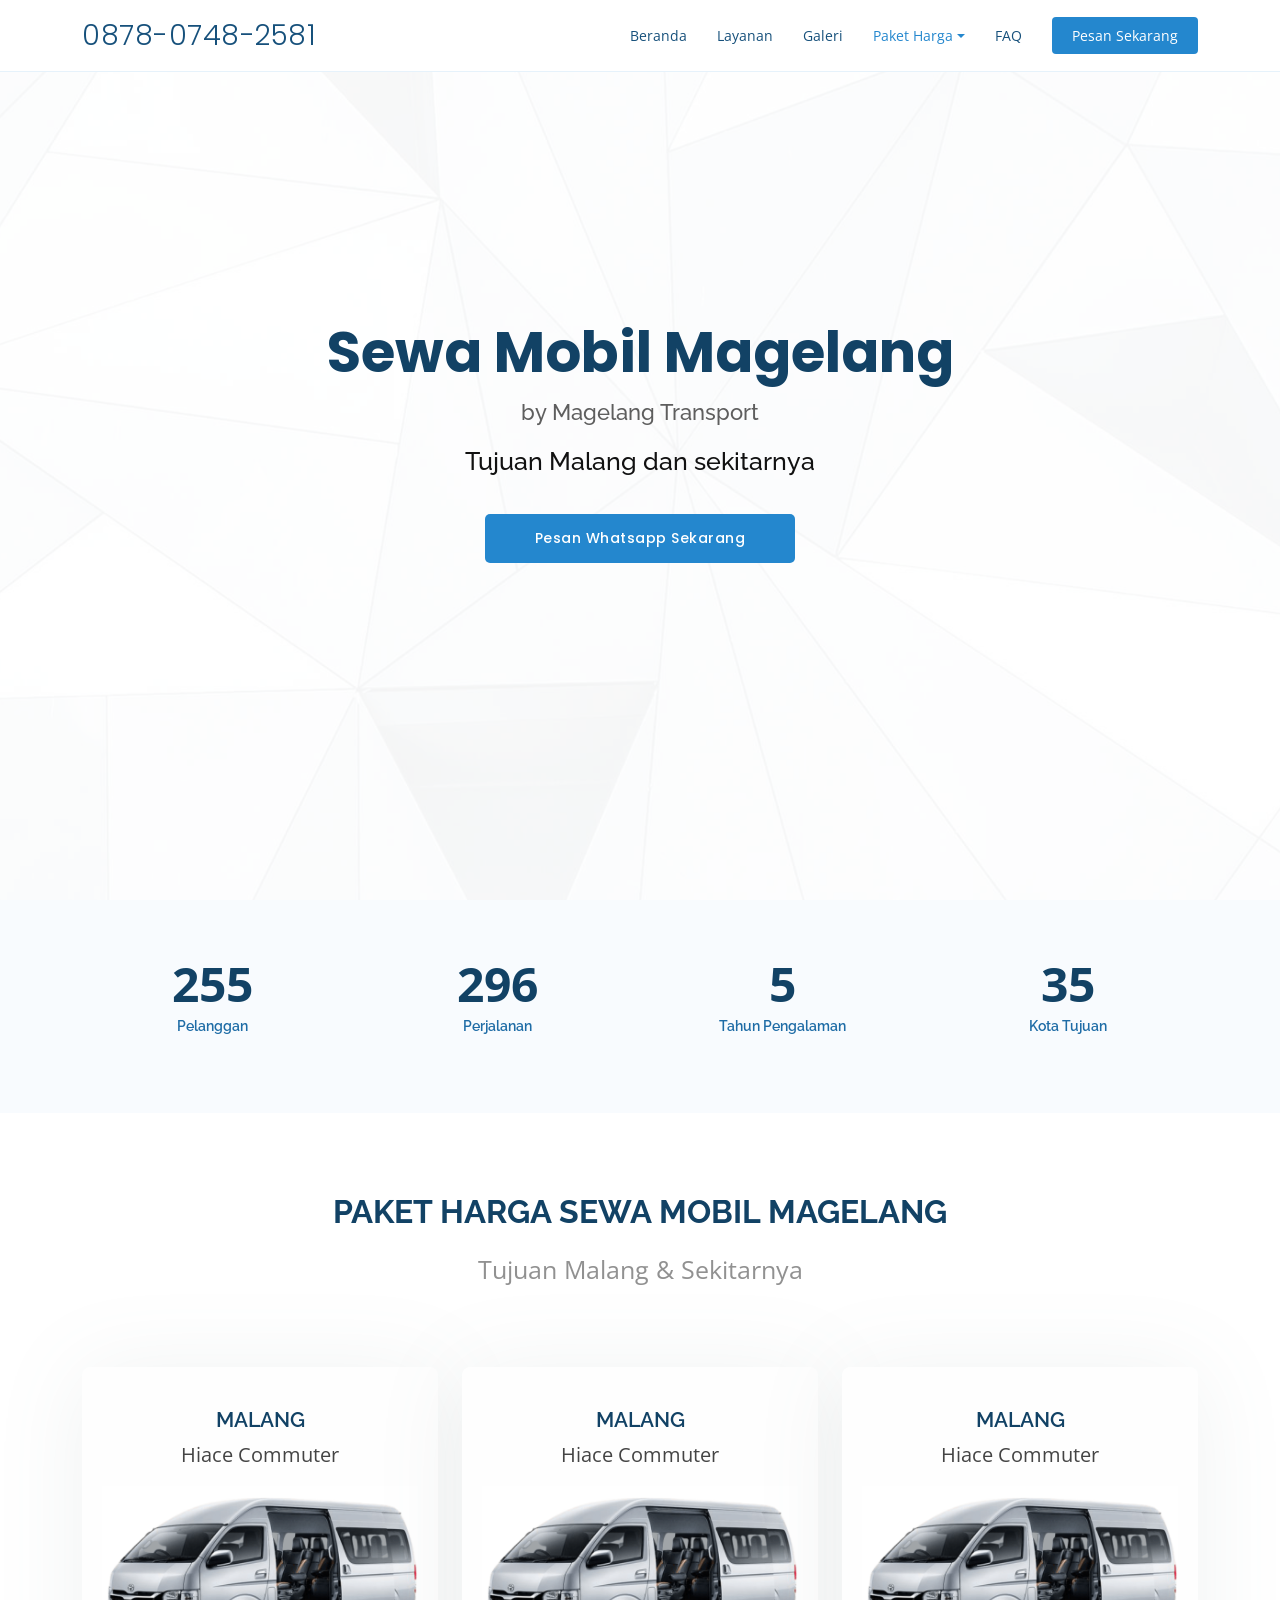
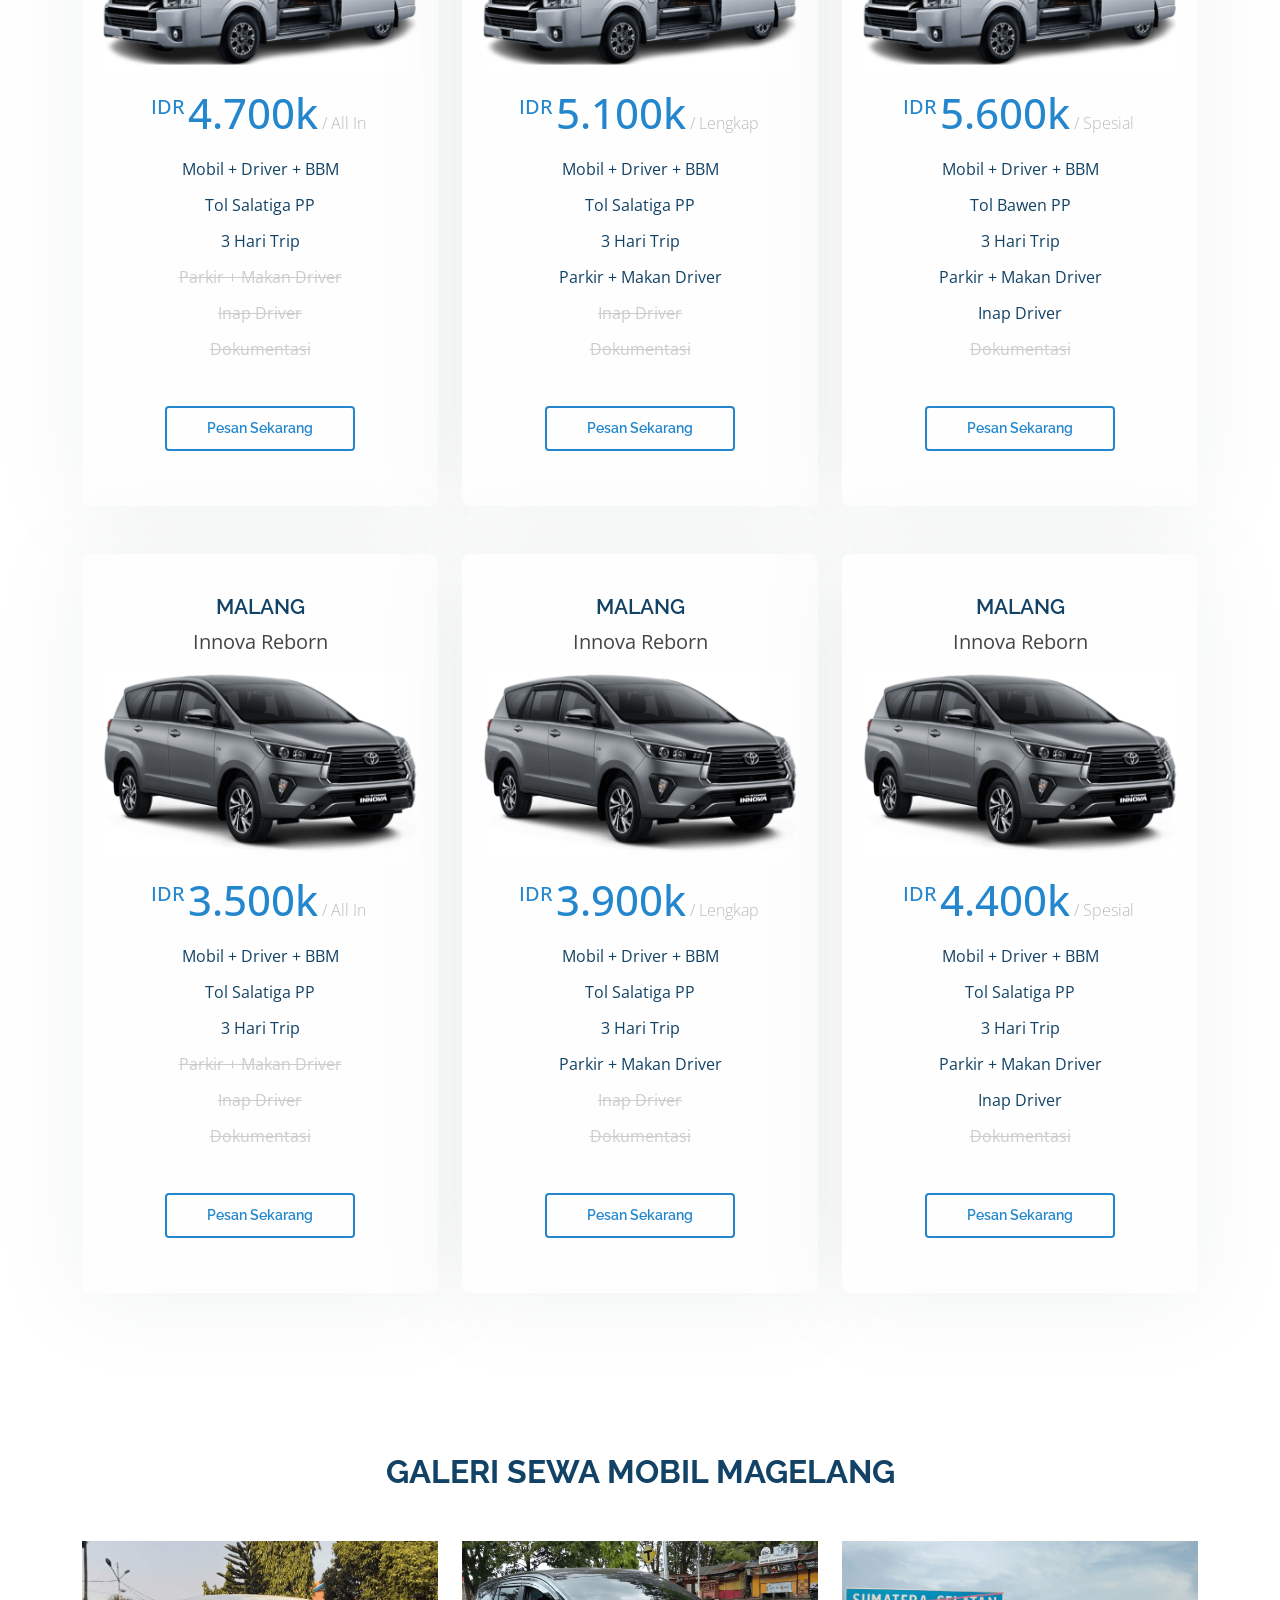
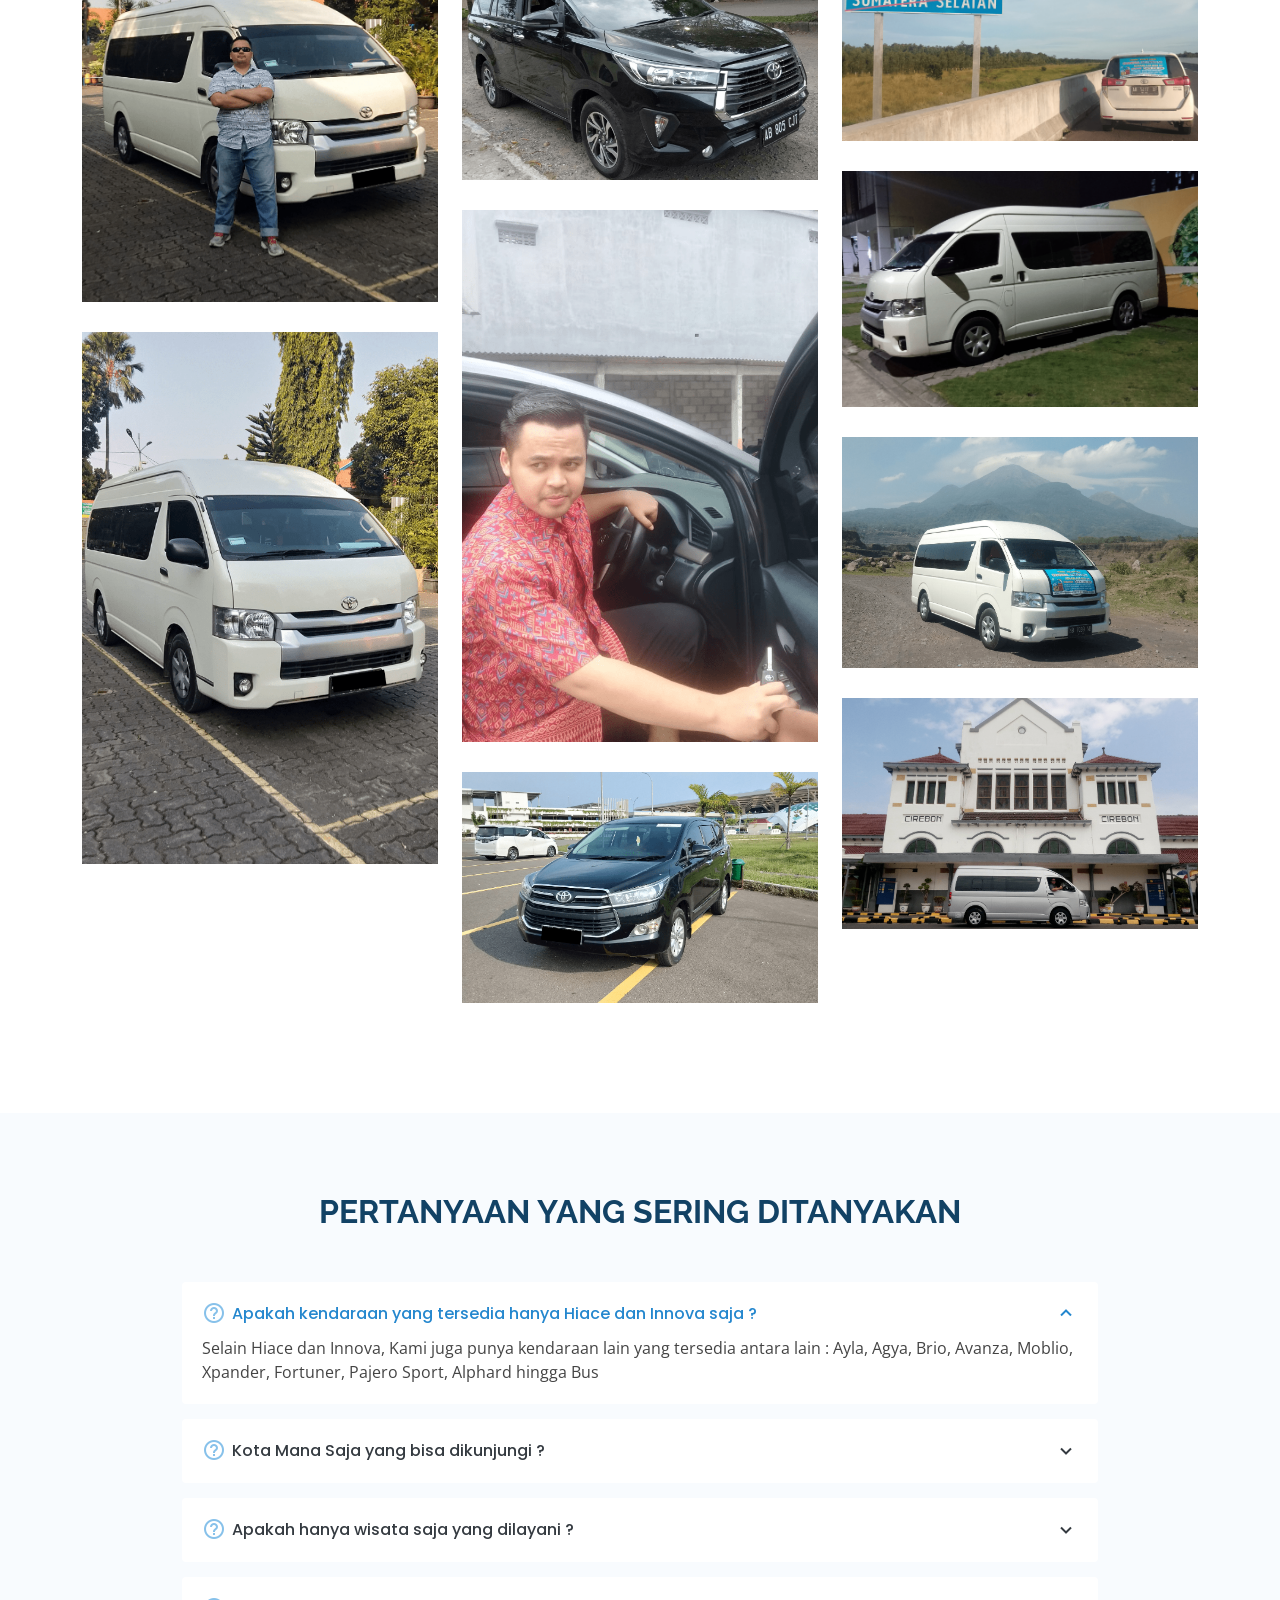
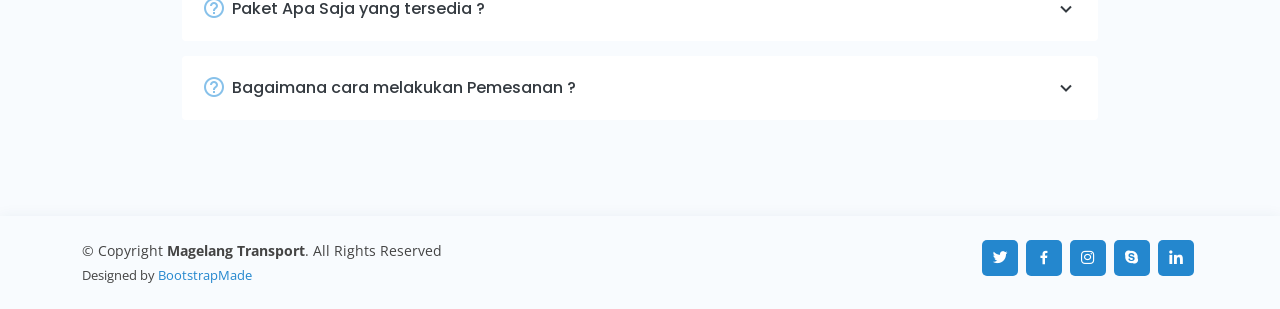
<file: mobilmagelangmalang.html>
<!DOCTYPE html>
<html lang="en">
  <head>
    <meta charset="utf-8" />
    <meta content="width=device-width, initial-scale=1.0" name="viewport" />

    <title>0878-0748-2581 Sewa Mobil Magelang - Daftar Harga Lengkap Sewa Mobil Magelang tujuan Malang by Magelang Transport</title>
    <meta content="Sewa Mobil Magelang - Daftar Harga Lengkap Sewa Mobil Magelang tujuan Malang by Magelang Transport" name="description" />
    <meta content="Sewa Mobil Magelang" name="keywords" />

    <!-- Favicons -->
    <link href="assets/img/logo.png" rel="icon" />
    <link href="assets/img/logo.png" rel="apple-touch-icon" />

    <!-- Google Fonts -->
    <link
      href="https://fonts.googleapis.com/css?family=Open+Sans:300,300i,400,400i,600,600i,700,700i|Raleway:300,300i,400,400i,500,500i,600,600i,700,700i|Poppins:300,300i,400,400i,500,500i,600,600i,700,700i"
      rel="stylesheet"
    />

    <!-- Vendor CSS Files -->
    <link href="assets/vendor/aos/aos.css" rel="stylesheet" />
    <link
      href="assets/vendor/bootstrap/css/bootstrap.min.css"
      rel="stylesheet"
    />
    <link
      href="assets/vendor/bootstrap-icons/bootstrap-icons.css"
      rel="stylesheet"
    />
    <link href="assets/vendor/boxicons/css/boxicons.min.css" rel="stylesheet" />
    <link
      href="assets/vendor/glightbox/css/glightbox.min.css"
      rel="stylesheet"
    />
    <link href="assets/vendor/remixicon/remixicon.css" rel="stylesheet" />
    <link href="assets/vendor/swiper/swiper-bundle.min.css" rel="stylesheet" />

    <!-- Template Main CSS File -->
    <link href="assets/css/style.css" rel="stylesheet" />

    <!-- =======================================================
  * Template Name: OnePage - v4.6.0
  * Template URL: https://bootstrapmade.com/onepage-multipurpose-bootstrap-template/
  * Author: BootstrapMade.com
  * License: https://bootstrapmade.com/license/
  ======================================================== -->
  </head>

  <body>
    <!-- ======= Header ======= -->
    <header id="header" class="fixed-top">
      <div class="container d-flex align-items-center justify-content-between">
        <h1 class="logo">
          <a
            target="_blank"
            href="https://api.whatsapp.com/send?phone=6287807482581&text=Hallo Magelang Transport, Saya mau Sewa Mobil Magelang"
            >0878-0748-2581</a
          >
        </h1>
        <!-- Uncomment below if you prefer to use an image logo -->
        <!-- <a href="index.html" class="logo"><img src="assets/img/logo.png" alt="Sewa Mobil Magelang" class="img-fluid"></a>-->

        <nav id="navbar" class="navbar">
          <ul>
            <li>
              <a class="nav-link scrollto" href="index.html">Beranda</a>
            </li>
            <!-- <li><a class="nav-link scrollto" href="#about">About</a></li> -->
            <li><a class="nav-link scrollto" href="index.html#services">Layanan</a></li>
            <li>
              <a class="nav-link scrollto o" href="index.html#portfolio">Galeri</a>
            </li>

            <li class="nav-item dropdown">
              <a class="nav-link dropdown-toggle active" href="#" role="button" data-bs-toggle="dropdown" aria-expanded="false">
                Paket Harga
              </a>
              <ul class="dropdown-menu">
                <li><a class="dropdown-item" href="index.html#pricing">Jogja</a></li>
                <li><a class="dropdown-item" href="mobilmagelangdieng.html">Dieng</a></li>
                <li><a class="dropdown-item" href="mobilmagelangsemarang.html">Semarang</a></li>
                <li><a class="dropdown-item" href="mobilmagelangcilacap.html">Cilacap</a></li>
                <li><a class="dropdown-item" href="mobilmagelangjakarta.html">Jakarta</a></li>
                <li><a class="dropdown-item" href="mobilmagelangmalang.html">Malang (Aktif)</a></li>
                <li><a class="dropdown-item" href="mobilmagelangbanyuwangi.html">Banyuwangi</a></li>
                <li><a class="dropdown-item" href="mobilmagelangbali.html">Bali</a></li>
                <li><a class="dropdown-item" href="https://api.whatsapp.com/send?phone=6287807482581&text=Hallo Magelang Transport,
                   Saya mau Sewa Mobil Magelang untuk tujuan . . ." target="_blank">Kota Lainnya</a></li>
              </ul>
            </li>
            <li><a class="nav-link scrollto" href="index.html#faq">FAQ</a></li>

            <li>
              <a
                class="getstarted"
                target="_blank"
                href="https://api.whatsapp.com/send?phone=6287807482581&text=Hallo Magelang Transport, Saya mau Sewa Mobil Magelang"
                >Pesan Sekarang</a
              >
            </li>
          </ul>
          <i class="bi bi-list mobile-nav-toggle"></i>
        </nav>
        <!-- .navbar -->
      </div>
    </header>
    <!-- End Header -->

    <!-- ======= Hero Section ======= -->
    <section id="hero" class="d-flex align-items-center">
      <div
        class="container position-relative"
        data-aos="fade-up"
        data-aos-delay="100"
      >
        <div class="row justify-content-center">
          <div class="col-xl-10 col-lg-10 text-center">
            <h1>Sewa Mobil Magelang</h1>
            <h2>by Magelang Transport</h2>
            <h3>Tujuan Malang dan sekitarnya</h3>
          </div>
        </div>
        <div class="text-center">
          <a
            target="_blank"
            href="https://api.whatsapp.com/send?phone=6287807482581&text=Hallo Magelang Transport, Saya mau Sewa Mobil Magelang tujuan Malang"
            class="btn-get-started scrollto"
            >Pesan Whatsapp Sekarang</a
          >
        </div>

        <div class="row icon-boxes">
          
        </div>
      </div>
    </section>
    <!-- End Hero -->

    <main id="main">

      <!-- ======= Counts Section ======= -->
      <section id="counts" class="counts section-bg">
        <div class="container">
          <div class="row justify-content-end">
            <div
              class="col-lg-3 col-md-5 col-6 d-md-flex align-items-md-stretch"
            >
              <div class="count-box">
                <span
                  data-purecounter-start="0"
                  data-purecounter-end="421"
                  data-purecounter-duration="2"
                  class="purecounter"
                ></span>
                <p>Pelanggan</p>
              </div>
            </div>

            <div
              class="col-lg-3 col-md-5 col-6 d-md-flex align-items-md-stretch"
            >
              <div class="count-box">
                <span
                  data-purecounter-start="0"
                  data-purecounter-end="490"
                  data-purecounter-duration="2"
                  class="purecounter"
                ></span>
                <p>Perjalanan</p>
              </div>
            </div>

            <div
              class="col-lg-3 col-md-5 col-6 d-md-flex align-items-md-stretch"
            >
              <div class="count-box">
                <span
                  data-purecounter-start="0"
                  data-purecounter-end="8"
                  data-purecounter-duration="2"
                  class="purecounter"
                ></span>
                <p>Tahun Pengalaman</p>
              </div>
            </div>

            <div
              class="col-lg-3 col-md-5 col-6 d-md-flex align-items-md-stretch"
            >
              <div class="count-box">
                <span
                  data-purecounter-start="0"
                  data-purecounter-end="59"
                  data-purecounter-duration="2"
                  class="purecounter"
                ></span>
                <p>Kota Tujuan</p>
              </div>
            </div>
          </div>
        </div>
      </section>
      <!-- End Counts Section -->

      <!-- ======= Pricing Section ======= -->
      <section id="pricing" class="pricing">
        <div class="container" data-aos="fade-up">
          <div class="section-title">
            <h2>Paket Harga Sewa Mobil Magelang</h2>
            <p>
              Tujuan Malang & Sekitarnya
            </p>
          </div>

          <div class="row justify-content-center">
            <div
              class="col-lg-4 col-md-6 mt-4 mt-md-0"
              data-aos="zoom-in"
              data-aos-delay="100"
            >
              <div class="box mt-5">
                <h3>Malang</h3>
                <p>Hiace Commuter</p>
                <img
                  src="assets/img/gambar1/chandrajogjatour-hiace.png"
                  class="img-fluid"
                  alt="Sewa Mobil Magelang"
                  srcset=""
                />
                <h4><sup>IDR</sup>4.700k<span> / All In</span></h4>
                <ul>
                  <li>Mobil + Driver + BBM</li>
                  <li>Tol Salatiga PP</li>
                  <li>3 Hari Trip</li>
                  <li class="na">Parkir + Makan Driver</li>
                  <li class="na">Inap Driver</li>
                  <li class="na">Dokumentasi</li>
                </ul>
                <div class="btn-wrap">
                  <a
                    target="_blank"
                    href="https://api.whatsapp.com/send?phone=6287807482581&text=Hallo Magelang Transport, 
                    Saya mau Sewa Mobil Hiace All In tujuan Malang IDR 4.700k Paket All In 3 Hari"
                    class="btn-buy"
                    >Pesan Sekarang</a
                  >
                </div>
              </div>
            </div>

            <div
              class="col-lg-4 col-md-6 mt-4 mt-md-0"
              data-aos="zoom-in"
              data-aos-delay="100"
            >
              <div class="box mt-5">
                <h3>Malang</h3>
                <p>Hiace Commuter</p>
                <img
                  src="assets/img/gambar1/chandrajogjatour-hiace.png"
                  class="img-fluid"
                  alt="Sewa Mobil Magelang"
                  srcset=""
                />
                <h4><sup>IDR</sup>5.100k<span> / Lengkap</span></h4>
                <ul>
                  <li>Mobil + Driver + BBM</li>
                  <li>Tol Salatiga PP</li>
                  <li>3 Hari Trip</li>
                  <li>Parkir + Makan Driver</li>
                  <li class="na">Inap Driver</li>
                  <li class="na">Dokumentasi</li>
                </ul>
                <div class="btn-wrap">
                  <a
                    target="_blank"
                    href="https://api.whatsapp.com/send?phone=6287807482581&text=Hallo Magelang Transport, 
                    Saya mau Sewa Mobil Hiace tujuan Malang IDR 5.100k Paket Lengkap 3 Hari"
                    class="btn-buy"
                    >Pesan Sekarang</a
                  >
                </div>
              </div>
            </div>

            <div
              class="col-lg-4 col-md-6 mt-4 mt-md-0"
              data-aos="zoom-in"
              data-aos-delay="100"
            >
              <div class="box mt-5">
                <h3>Malang</h3>
                <p>Hiace Commuter</p>
                <img
                  src="assets/img/gambar1/chandrajogjatour-hiace.png"
                  class="img-fluid"
                  alt="Sewa Mobil Magelang"
                  srcset=""
                />
                <h4><sup>IDR</sup>5.600k<span> / Spesial</span></h4>
                <ul>
                  <li>Mobil + Driver + BBM</li>
                  <li>Tol Bawen PP</li>
                  <li>3 Hari Trip</li>
                  <li>Parkir + Makan Driver</li>
                  <li>Inap Driver</li>
                  <li class="na">Dokumentasi</li>
                </ul>
                <div class="btn-wrap">
                  <a
                    target="_blank"
                    href="https://api.whatsapp.com/send?phone=6287807482581&text=Hallo Magelang Transport, 
                    Saya mau Sewa Mobil Hiace tujuan Malang IDR 5.600k Paket Spesial 3 Hari"
                    class="btn-buy"
                    >Pesan Sekarang</a
                  >
                </div>
              </div>
            </div>

            <div
              class="col-lg-4 col-md-6"
              data-aos="zoom-im"
              data-aos-delay="100"
            >
              <div class="box mt-5">
                <h3>Malang</h3>
                <p>Innova Reborn</p>
                <img
                  src="assets/img/gambar1/chandrajogjatour-innova.png"
                  class="img-fluid"
                  alt="Sewa Mobil Magelang"
                  srcset=""
                />
                <h4><sup>IDR</sup>3.500k<span> / All In</span></h4>
                <ul>
                  <li>Mobil + Driver + BBM</li>
                  <li>Tol Salatiga PP</li>
                  <li>3 Hari Trip</li>
                  <li class="na">Parkir + Makan Driver</li>
                  <li class="na">Inap Driver</li>
                  <li class="na">Dokumentasi</li>
                </ul>
                <div class="btn-wrap">
                  <a
                    target="_blank"
                    href="https://api.whatsapp.com/send?phone=6287807482581&text=Hallo Magelang Transport, 
                    Saya mau Sewa Mobil Innova Reborn tujuan Malang IDR 3.500k Paket All In 3 Hari"
                    class="btn-buy"
                    >Pesan Sekarang</a
                  >
                </div>
              </div>
            </div>

            <div
              class="col-lg-4 col-md-6"
              data-aos="zoom-im"
              data-aos-delay="100"
            >
              <div class="box mt-5">
                <h3>Malang</h3>
                <p>Innova Reborn</p>
                <img
                  src="assets/img/gambar1/chandrajogjatour-innova.png"
                  class="img-fluid"
                  alt="Sewa Mobil Magelang"
                  srcset=""
                />
                <h4><sup>IDR</sup>3.900k<span> / Lengkap</span></h4>
                <ul>
                  <li>Mobil + Driver + BBM</li>
                  <li>Tol Salatiga PP</li>
                  <li>3 Hari Trip</li>
                  <li>Parkir + Makan Driver</li>
                  <li class="na">Inap Driver</li>
                  <li class="na">Dokumentasi</li>
                </ul>
                <div class="btn-wrap">
                  <a
                    target="_blank"
                    href="https://api.whatsapp.com/send?phone=6287807482581&text=Hallo Magelang Transport, 
                    Saya mau Sewa Mobil Innova Reborn tujuan Malang IDR 3.900k Paket Lengkap 3 Hari"
                    class="btn-buy"
                    >Pesan Sekarang</a
                  >
                </div>
              </div>
            </div>

            <div
              class="col-lg-4 col-md-6"
              data-aos="zoom-im"
              data-aos-delay="100"
            >
              <div class="box mt-5">
                <h3>Malang</h3>
                <p>Innova Reborn</p>
                <img
                  src="assets/img/gambar1/chandrajogjatour-innova.png"
                  class="img-fluid"
                  alt="Sewa Mobil Magelang"
                  srcset=""
                />
                <h4><sup>IDR</sup>4.400k<span> / Spesial</span></h4>
                <ul>
                  <li>Mobil + Driver + BBM</li>
                  <li>Tol Salatiga PP</li>
                  <li>3 Hari Trip</li>
                  <li>Parkir + Makan Driver</li>
                  <li>Inap Driver</li>
                  <li class="na">Dokumentasi</li>
                </ul>
                <div class="btn-wrap">
                  <a
                    target="_blank"
                    href="https://api.whatsapp.com/send?phone=6287807482581&text=Hallo Magelang Transport, 
                    Saya mau Sewa Mobil Innova Reborn tujuan Malang IDR 4.400k Paket Spesial 3 Hari"
                    class="btn-buy"
                    >Pesan Sekarang</a
                  >
                </div>
              </div>
            </div>

          </div>
        </div>
      </section>
      <!-- End Pricing Section -->

      <!-- ======= Portfolio Section ======= -->
      <section id="portfolio" class="portfolio">
        <div class="container" data-aos="fade-up">
          <div class="section-title">
            <h2>Galeri Sewa Mobil Magelang</h2>
          </div>

          <div
            class="row portfolio-container"
            data-aos="fade-up"
            data-aos-delay="300"
          >
            <div class="col-lg-4 col-md-6 portfolio-item filter-app">
              <div class="portfolio-wrap">
                <img
                  src="assets/img/portfolio/galeri-1.png"
                  class="img-fluid"
                  alt="Sewa Mobil Magelang"
                />
              </div>
            </div>

            <div class="col-lg-4 col-md-6 portfolio-item filter-web">
              <div class="portfolio-wrap">
                <img
                  src="assets/img/portfolio/galeri-2.png"
                  class="img-fluid"
                  alt="Sewa Mobil Magelang"
                />
              </div>
            </div>

            <div class="col-lg-4 col-md-6 portfolio-item filter-app">
              <div class="portfolio-wrap">
                <img
                  src="assets/img/portfolio/galeri-3.png"
                  class="img-fluid"
                  alt="Sewa Mobil Magelang"
                />
              </div>
            </div>

            <div class="col-lg-4 col-md-6 portfolio-item filter-card">
              <div class="portfolio-wrap">
                <img
                  src="assets/img/portfolio/galeri-4.png"
                  class="img-fluid"
                  alt="Sewa Mobil Magelang"
                />
              </div>
            </div>

            <div class="col-lg-4 col-md-6 portfolio-item filter-web">
              <div class="portfolio-wrap">
                <img
                  src="assets/img/portfolio/galeri-5.png"
                  class="img-fluid"
                  alt="Sewa Mobil Magelang"
                />
              </div>
            </div>

            <div class="col-lg-4 col-md-6 portfolio-item filter-app">
              <div class="portfolio-wrap">
                <img
                  src="assets/img/portfolio/galeri-6.png"
                  class="img-fluid"
                  alt="Sewa Mobil Magelang"
                />
              </div>
            </div>

            <div class="col-lg-4 col-md-6 portfolio-item filter-card">
              <div class="portfolio-wrap">
                <img
                  src="assets/img/portfolio/galeri-7.png"
                  class="img-fluid"
                  alt="Sewa Mobil Magelang"
                />
              </div>
            </div>

            <div class="col-lg-4 col-md-6 portfolio-item filter-card">
              <div class="portfolio-wrap">
                <img
                  src="assets/img/portfolio/galeri-8.png"
                  class="img-fluid"
                  alt="Sewa Mobil Magelang"
                />
              </div>
            </div>

            <div class="col-lg-4 col-md-6 portfolio-item filter-web">
              <div class="portfolio-wrap">
                <img
                  src="assets/img/portfolio/galeri-9.png"
                  class="img-fluid"
                  alt="Sewa Mobil Magelang"
                />
              </div>
            </div>
          </div>
        </div>
      </section>
      <!-- End Portfolio Section -->

      

      <!-- ======= Frequently Asked Questions Section ======= -->
      <section id="faq" class="faq section-bg">
        <div class="container" data-aos="fade-up">
          <div class="section-title">
            <h2>Pertanyaan yang Sering Ditanyakan</h2>
          </div>

          <div class="faq-list">
            <ul>
              <li data-aos="fade-up">
                <i class="bx bx-help-circle icon-help"></i>
                <a
                  data-bs-toggle="collapse"
                  class="collapse"
                  data-bs-target="#faq-list-1"
                  >Apakah kendaraan yang tersedia hanya Hiace dan Innova saja ?
                  <i class="bx bx-chevron-down icon-show"></i
                  ><i class="bx bx-chevron-up icon-close"></i
                ></a>
                <div
                  id="faq-list-1"
                  class="collapse show"
                  data-bs-parent=".faq-list"
                >
                  <p>
                    Selain Hiace dan Innova, Kami juga punya kendaraan lain yang
                    tersedia antara lain : Ayla, Agya, Brio, Avanza, Moblio,
                    Xpander, Fortuner, Pajero Sport, Alphard hingga Bus
                  </p>
                </div>
              </li>

              <li data-aos="fade-up" data-aos-delay="100">
                <i class="bx bx-help-circle icon-help"></i>
                <a
                  data-bs-toggle="collapse"
                  data-bs-target="#faq-list-2"
                  class="collapsed"
                  >Kota Mana Saja yang bisa dikunjungi ?
                  <i class="bx bx-chevron-down icon-show"></i
                  ><i class="bx bx-chevron-up icon-close"></i
                ></a>
                <div
                  id="faq-list-2"
                  class="collapse"
                  data-bs-parent=".faq-list"
                >
                  <p>
                    Semua kota di pulau Jawa, Sumatera, Madura, Bali, dan Lombok
                    bisa dikunjungi. Langsung Telepon / Whatsapp nomor diatas
                    untuk memberi tahu kota mana tujuan Anda
                  </p>
                </div>
              </li>

              <li data-aos="fade-up" data-aos-delay="200">
                <i class="bx bx-help-circle icon-help"></i>
                <a
                  data-bs-toggle="collapse"
                  data-bs-target="#faq-list-3"
                  class="collapsed"
                  >Apakah hanya wisata saja yang dilayani ?
                  <i class="bx bx-chevron-down icon-show"></i
                  ><i class="bx bx-chevron-up icon-close"></i
                ></a>
                <div
                  id="faq-list-3"
                  class="collapse"
                  data-bs-parent=".faq-list"
                >
                  <p>
                    Tidak hanya Paket Wisata Saja yang kami Layani. Ada juga
                    layanan Antar Jemput, Drop Off, Transport Bandara,
                    Kondangan, Kunjungan Kerja, Acara Keluarga, Reuni,
                    Gathering, Penelitian, dan lain lain
                  </p>
                </div>
              </li>

              <li data-aos="fade-up" data-aos-delay="300">
                <i class="bx bx-help-circle icon-help"></i>
                <a
                  data-bs-toggle="collapse"
                  data-bs-target="#faq-list-4"
                  class="collapsed"
                  >Paket Apa Saja yang tersedia ?
                  <i class="bx bx-chevron-down icon-show"></i
                  ><i class="bx bx-chevron-up icon-close"></i
                ></a>
                <div
                  id="faq-list-4"
                  class="collapse"
                  data-bs-parent=".faq-list"
                >
                  <ul class="">
                    <li>Paket Bebas ( Mobil + Driver )</li>
                    <li>Paket All In ( Mobil + Driver + BBM + Tol + Kapal )</li>
                    <li>
                      Paket Lengkap ( Paket All In + Parkir + Makan Driver )
                    </li>
                    <li>Paket Spesial ( Paket Lengkap + Tiket Wisata )</li>
                    <li>Paket Istimewa ( Paket Spesial + Penginapan )</li>
                    <li>
                      Paket Markibul ( Paket Istimewa + Kuliner + Dokumentasi )
                    </li>
                  </ul>
                </div>
              </li>

              <li data-aos="fade-up" data-aos-delay="400">
                <i class="bx bx-help-circle icon-help"></i>
                <a
                  data-bs-toggle="collapse"
                  data-bs-target="#faq-list-5"
                  class="collapsed"
                  >Bagaimana cara melakukan Pemesanan ?
                  <i class="bx bx-chevron-down icon-show"></i
                  ><i class="bx bx-chevron-up icon-close"></i
                ></a>
                <div
                  id="faq-list-5"
                  class="collapse"
                  data-bs-parent=".faq-list"
                >
                  <p>
                    Silhakan hubungi Kami di nomor 0878-0748-2581 ( Telpon /
                    Whatsapp ) atau melalui tombol pemesanan diatas
                  </p>
                </div>
              </li>
            </ul>
          </div>
        </div>
      </section>
      <!-- End Frequently Asked Questions Section -->
    </main>
    <!-- End #main -->

    <!-- ======= Footer ======= -->
    <footer id="footer">
      <div class="container d-md-flex py-4">
        <div class="me-md-auto text-center text-md-start">
          <div class="copyright">
            &copy; Copyright <strong><span>Magelang Transport</span></strong
            >. All Rights Reserved
          </div>
          <div class="credits">
            <!-- All the links in the footer should remain intact. -->
            <!-- You can delete the links only if you purchased the pro version. -->
            <!-- Licensing information: https://bootstrapmade.com/license/ -->
            <!-- Purchase the pro version with working PHP/AJAX contact form: https://bootstrapmade.com/onepage-multipurpose-bootstrap-template/ -->
            Designed by <a href="https://bootstrapmade.com/">BootstrapMade</a>
          </div>
        </div>
        <div class="social-links text-center text-md-right pt-3 pt-md-0">
          <a href="#" class="twitter"><i class="bx bxl-twitter"></i></a>
          <a href="" class="facebook"><i class="bx bxl-facebook"></i></a>
          <a
            target="_blank"
            href="https://www.instagram.com/ayonaikhiace_purworejo/"
            class="instagram"
            ><i class="bx bxl-instagram"></i
          ></a>
          <a href="#" class="google-plus"><i class="bx bxl-skype"></i></a>
          <a href="#" class="linkedin"><i class="bx bxl-linkedin"></i></a>
        </div>
      </div>
    </footer>
    <!-- End Footer -->

    <div id="preloader"></div>
    <a
      href="#"
      class="back-to-top d-flex align-items-center justify-content-center"
      ><i class="bi bi-arrow-up-short"></i
    ></a>

    <!-- Vendor JS Files -->
    <script src="assets/vendor/aos/aos.js"></script>
    <script src="assets/vendor/bootstrap/js/bootstrap.bundle.min.js"></script>
    <script src="assets/vendor/glightbox/js/glightbox.min.js"></script>
    <script src="assets/vendor/isotope-layout/isotope.pkgd.min.js"></script>
    <script src="assets/vendor/php-email-form/validate.js"></script>
    <script src="assets/vendor/purecounter/purecounter.js"></script>
    <script src="assets/vendor/swiper/swiper-bundle.min.js"></script>

    <!-- Template Main JS File -->
    <script src="assets/js/main.js"></script>
  </body>
</html>
</file>
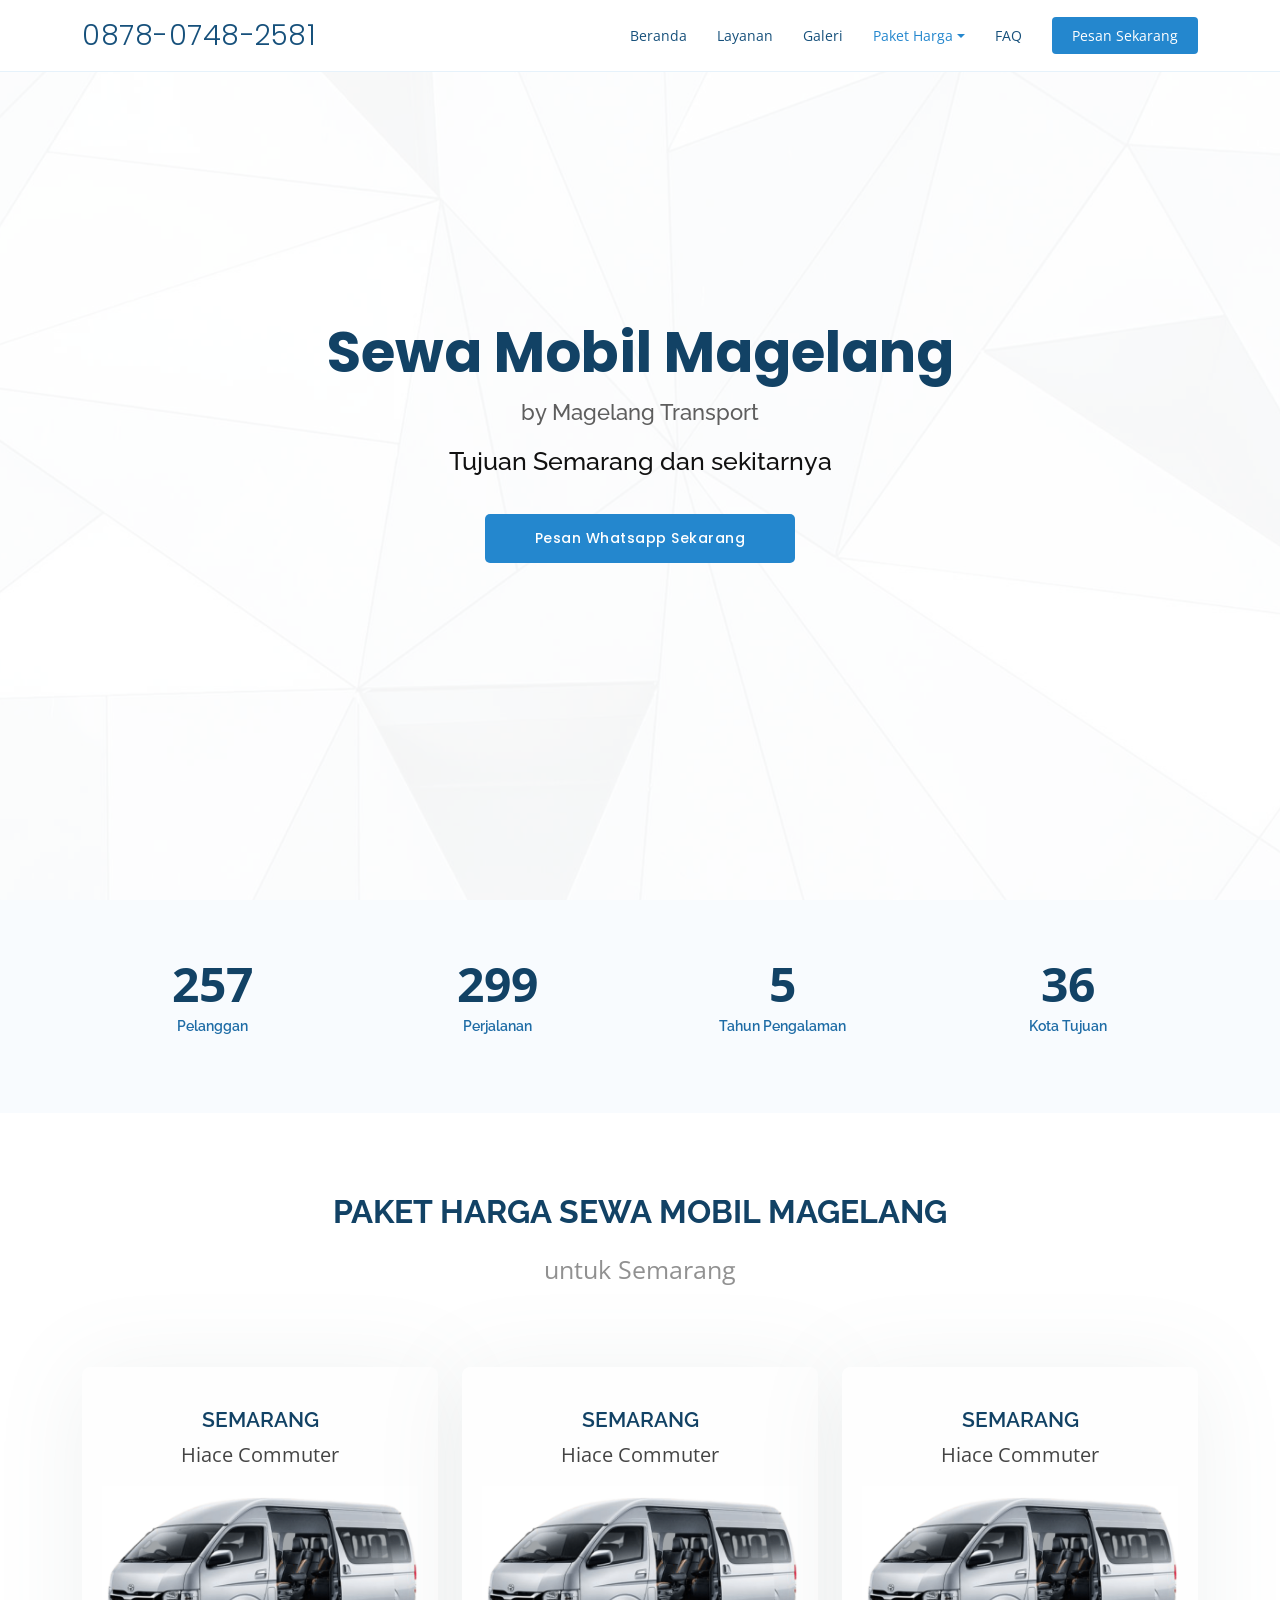
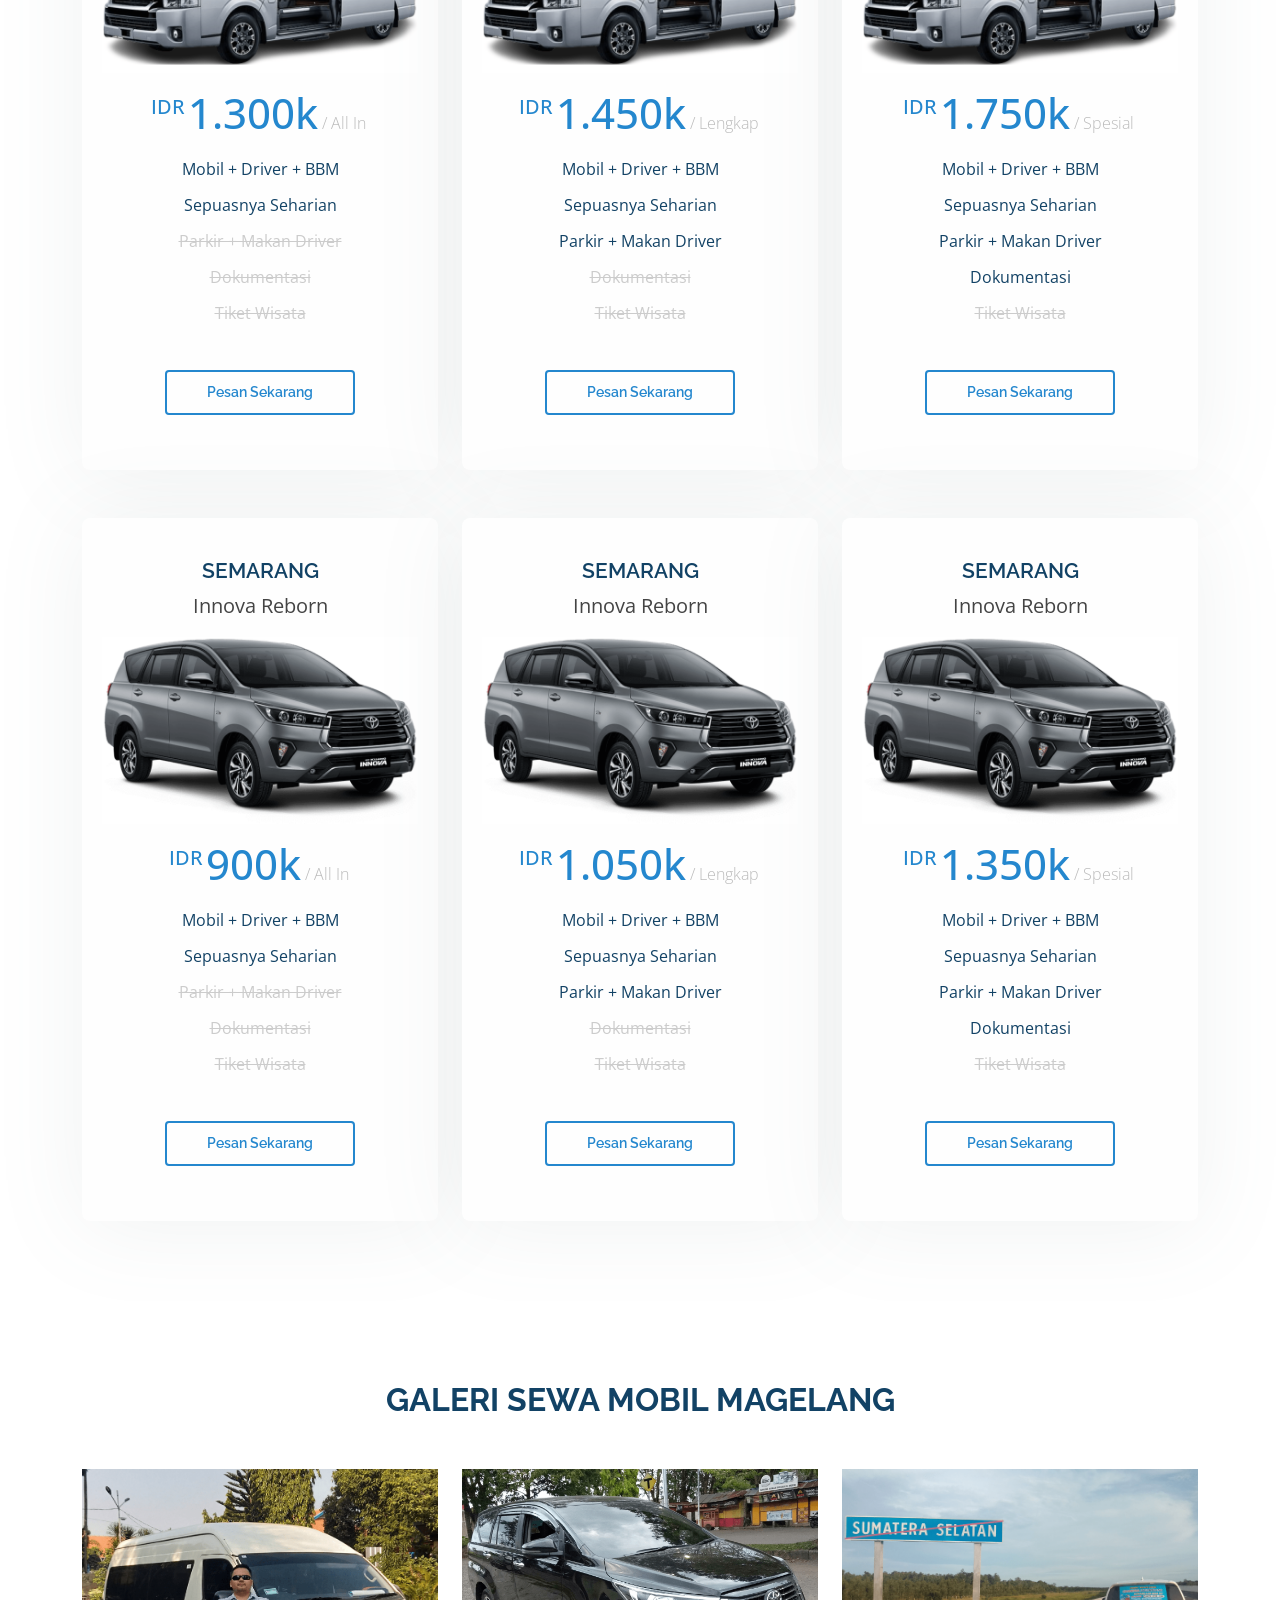
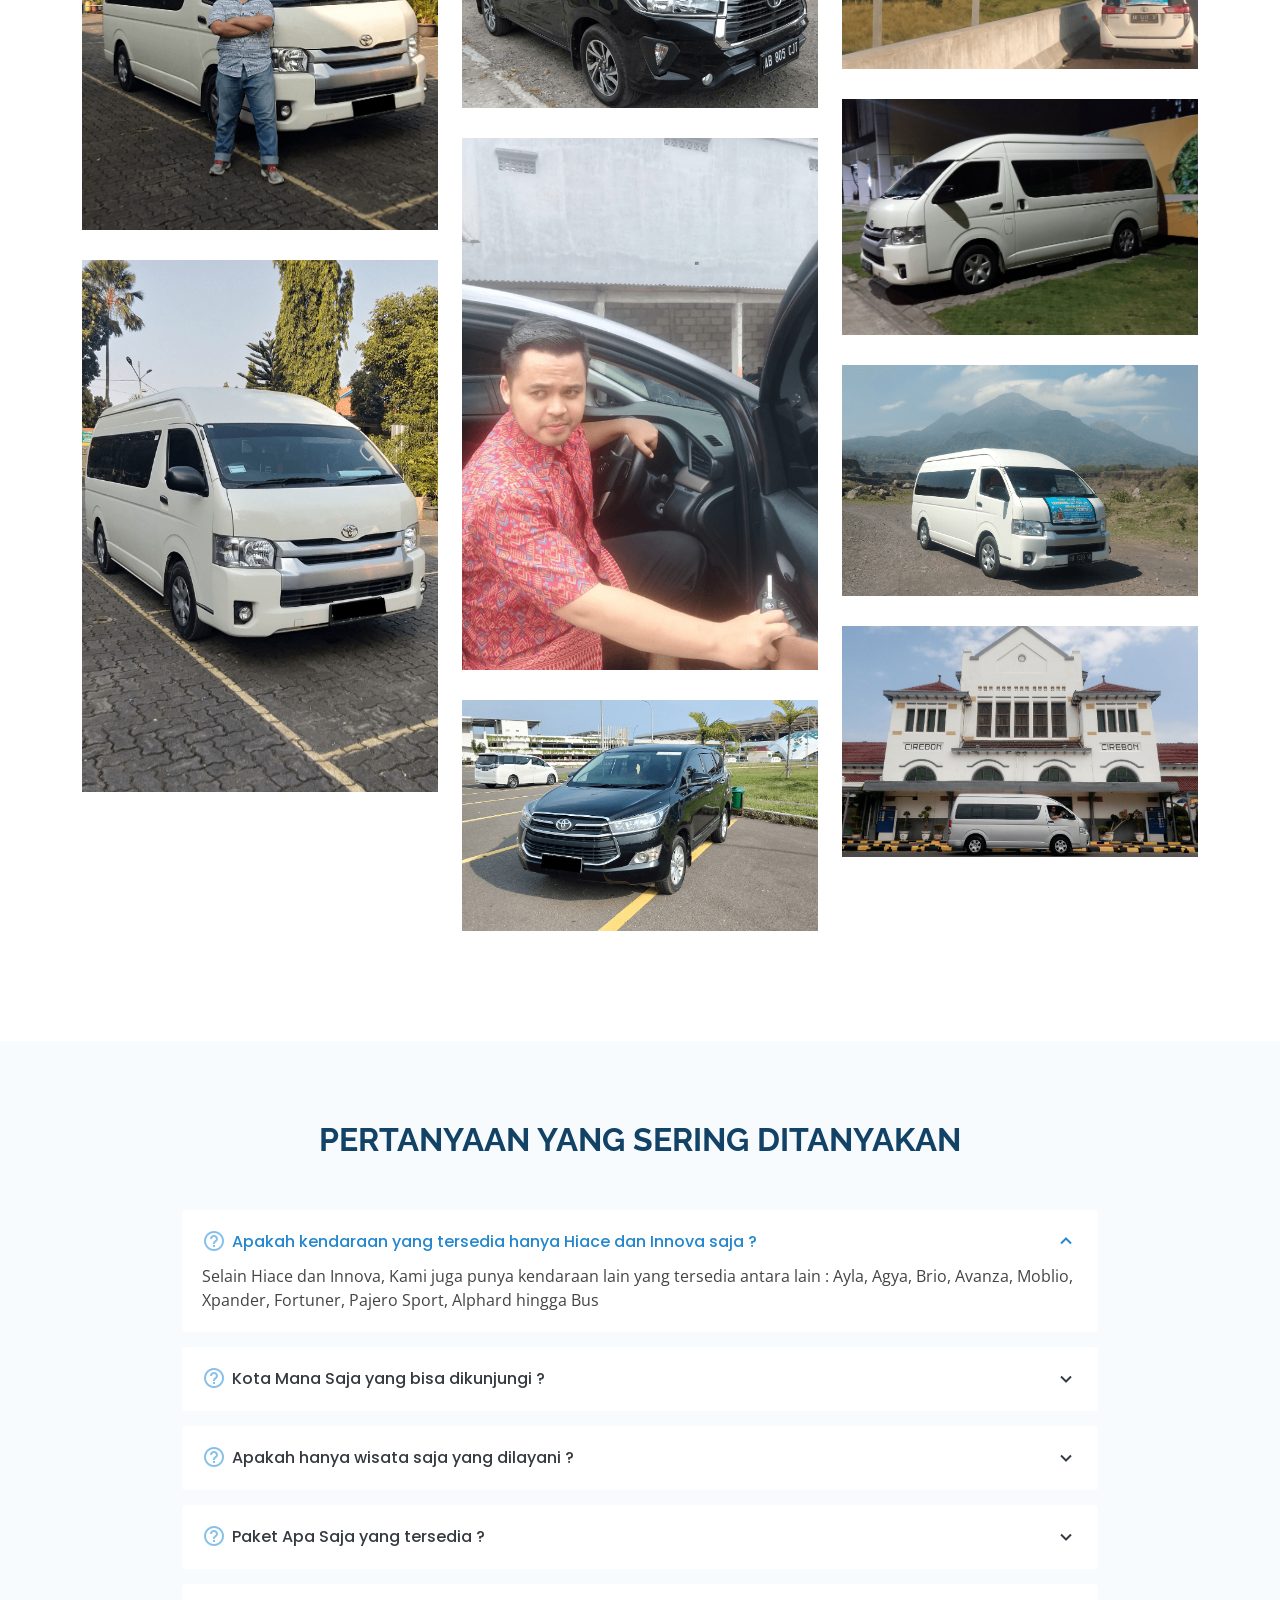
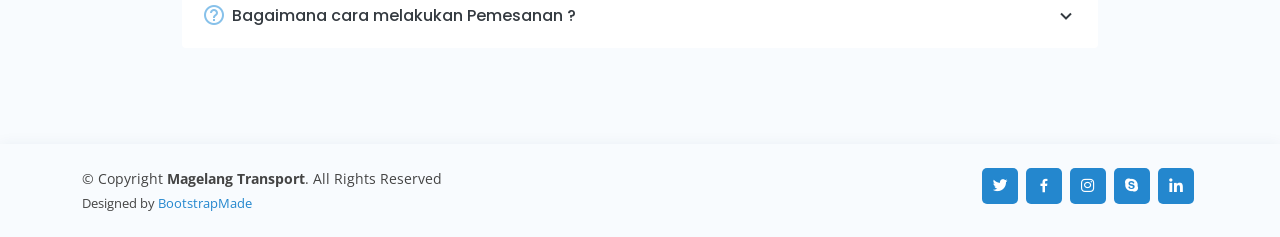
<file: mobilmagelangsemarang.html>
<!DOCTYPE html>
<html lang="en">
  <head>
    <meta charset="utf-8" />
    <meta content="width=device-width, initial-scale=1.0" name="viewport" />

    <title>0878-0748-2581 Sewa Mobil Magelang - Daftar Harga Lengkap Sewa Mobil Magelang tujuan Semarang by Magelang Transport</title>
    <meta content="Sewa Mobil Magelang - Daftar Harga Lengkap Sewa Mobil Magelang tujuan Semarang by Magelang Transport" name="description" />
    <meta content="Sewa Mobil Magelang" name="keywords" />

    <!-- Favicons -->
    <link href="assets/img/logo.png" rel="icon" />
    <link href="assets/img/logo.png" rel="apple-touch-icon" />

    <!-- Google Fonts -->
    <link
      href="https://fonts.googleapis.com/css?family=Open+Sans:300,300i,400,400i,600,600i,700,700i|Raleway:300,300i,400,400i,500,500i,600,600i,700,700i|Poppins:300,300i,400,400i,500,500i,600,600i,700,700i"
      rel="stylesheet"
    />

    <!-- Vendor CSS Files -->
    <link href="assets/vendor/aos/aos.css" rel="stylesheet" />
    <link
      href="assets/vendor/bootstrap/css/bootstrap.min.css"
      rel="stylesheet"
    />
    <link
      href="assets/vendor/bootstrap-icons/bootstrap-icons.css"
      rel="stylesheet"
    />
    <link href="assets/vendor/boxicons/css/boxicons.min.css" rel="stylesheet" />
    <link
      href="assets/vendor/glightbox/css/glightbox.min.css"
      rel="stylesheet"
    />
    <link href="assets/vendor/remixicon/remixicon.css" rel="stylesheet" />
    <link href="assets/vendor/swiper/swiper-bundle.min.css" rel="stylesheet" />

    <!-- Template Main CSS File -->
    <link href="assets/css/style.css" rel="stylesheet" />

    <!-- =======================================================
  * Template Name: OnePage - v4.6.0
  * Template URL: https://bootstrapmade.com/onepage-multipurpose-bootstrap-template/
  * Author: BootstrapMade.com
  * License: https://bootstrapmade.com/license/
  ======================================================== -->
  </head>

  <body>
    <!-- ======= Header ======= -->
    <header id="header" class="fixed-top">
      <div class="container d-flex align-items-center justify-content-between">
        <h1 class="logo">
          <a
            target="_blank"
            href="https://api.whatsapp.com/send?phone=6287807482581&text=Hallo Magelang Transport, Saya mau Sewa Mobil Magelang"
            >0878-0748-2581</a
          >
        </h1>
        <!-- Uncomment below if you prefer to use an image logo -->
        <!-- <a href="index.html" class="logo"><img src="assets/img/logo.png" alt="Sewa Mobil Magelang" class="img-fluid"></a>-->

        <nav id="navbar" class="navbar">
          <ul>
            <li>
              <a class="nav-link scrollto" href="index.html">Beranda</a>
            </li>
            <!-- <li><a class="nav-link scrollto" href="#about">About</a></li> -->
            <li><a class="nav-link scrollto" href="index.html#services">Layanan</a></li>
            <li>
              <a class="nav-link scrollto o" href="index.html#portfolio">Galeri</a>
            </li>

            <li class="nav-item dropdown">
              <a class="nav-link dropdown-toggle active" href="#" role="button" data-bs-toggle="dropdown" aria-expanded="false">
                Paket Harga
              </a>
              <ul class="dropdown-menu">
                <li><a class="dropdown-item" href="index.html#pricing">Jogja</a></li>
                <li><a class="dropdown-item" href="mobilmagelangdiengSemarang.html">Dieng</a></li>
                <li><a class="dropdown-item" href="mobilmagelangsemarang.html">Semarang (Aktif)</a></li>
                <li><a class="dropdown-item" href="mobilmagelangcilacap.html">Cilacap</a></li>
                <li><a class="dropdown-item" href="mobilmagelangjakarta.html">Jakarta</a></li>
                <li><a class="dropdown-item" href="mobilmagelangmalang.html">Malang</a></li>
                <li><a class="dropdown-item" href="mobilmagelangbanyuwangi.html">Banyuwangi</a></li>
                <li><a class="dropdown-item" href="mobilmagelangbali.html">Bali</a></li>
                <li><a class="dropdown-item" href="https://api.whatsapp.com/send?phone=6287807482581&text=Hallo Magelang Transport,
                   Saya mau Sewa Mobil Magelang untuk tujuan . . ." target="_blank">Kota Lainnya</a></li>
              </ul>
            </li>
            <li><a class="nav-link scrollto" href="index.html#faq">FAQ</a></li>

            <li>
              <a
                class="getstarted"
                target="_blank"
                href="https://api.whatsapp.com/send?phone=6287807482581&text=Hallo Magelang Transport, Saya mau Sewa Mobil Magelang"
                >Pesan Sekarang</a
              >
            </li>
          </ul>
          <i class="bi bi-list mobile-nav-toggle"></i>
        </nav>
        <!-- .navbar -->
      </div>
    </header>
    <!-- End Header -->

    <!-- ======= Hero Section ======= -->
    <section id="hero" class="d-flex align-items-center">
      <div
        class="container position-relative"
        data-aos="fade-up"
        data-aos-delay="100"
      >
        <div class="row justify-content-center">
          <div class="col-xl-10 col-lg-10 text-center">
            <h1>Sewa Mobil Magelang</h1>
            <h2>by Magelang Transport</h2>
            <h3>Tujuan Semarang dan sekitarnya</h3>
          </div>
        </div>
        <div class="text-center">
          <a
            target="_blank"
            href="https://api.whatsapp.com/send?phone=6287807482581&text=Hallo Magelang Transport, Saya mau Sewa Mobil Magelang tujuan Semarang"
            class="btn-get-started scrollto"
            >Pesan Whatsapp Sekarang</a
          >
        </div>

        <div class="row icon-boxes">
          
        </div>
      </div>
    </section>
    <!-- End Hero -->

    <main id="main">

      <!-- ======= Counts Section ======= -->
      <section id="counts" class="counts section-bg">
        <div class="container">
          <div class="row justify-content-end">
            <div
              class="col-lg-3 col-md-5 col-6 d-md-flex align-items-md-stretch"
            >
              <div class="count-box">
                <span
                  data-purecounter-start="0"
                  data-purecounter-end="421"
                  data-purecounter-duration="2"
                  class="purecounter"
                ></span>
                <p>Pelanggan</p>
              </div>
            </div>

            <div
              class="col-lg-3 col-md-5 col-6 d-md-flex align-items-md-stretch"
            >
              <div class="count-box">
                <span
                  data-purecounter-start="0"
                  data-purecounter-end="490"
                  data-purecounter-duration="2"
                  class="purecounter"
                ></span>
                <p>Perjalanan</p>
              </div>
            </div>

            <div
              class="col-lg-3 col-md-5 col-6 d-md-flex align-items-md-stretch"
            >
              <div class="count-box">
                <span
                  data-purecounter-start="0"
                  data-purecounter-end="8"
                  data-purecounter-duration="2"
                  class="purecounter"
                ></span>
                <p>Tahun Pengalaman</p>
              </div>
            </div>

            <div
              class="col-lg-3 col-md-5 col-6 d-md-flex align-items-md-stretch"
            >
              <div class="count-box">
                <span
                  data-purecounter-start="0"
                  data-purecounter-end="59"
                  data-purecounter-duration="2"
                  class="purecounter"
                ></span>
                <p>Kota Tujuan</p>
              </div>
            </div>
          </div>
        </div>
      </section>
      <!-- End Counts Section -->

      <!-- ======= Pricing Section ======= -->
      <section id="pricing" class="pricing">
        <div class="container" data-aos="fade-up">
          <div class="section-title">
            <h2>Paket Harga Sewa Mobil Magelang</h2>
            <p>
              untuk Semarang
            </p>
          </div>

          <div class="row justify-content-center">
            <div
              class="col-lg-4 col-md-6 mt-4 mt-md-0"
              data-aos="zoom-in"
              data-aos-delay="100"
            >
              <div class="box mt-5">
                <h3>Semarang</h3>
                <p>Hiace Commuter</p>
                <img
                  src="assets/img/gambar1/chandrajogjatour-hiace.png"
                  class="img-fluid"
                  alt="Sewa Mobil Magelang"
                  srcset=""
                />
                <h4><sup>IDR</sup>1.300k<span> / All In</span></h4>
                <ul>
                  <li>Mobil + Driver + BBM</li>
                  <li>Sepuasnya Seharian</li>
                  <li class="na">Parkir + Makan Driver</li>
                  <li class="na">Dokumentasi</li>
                  <li class="na">Tiket Wisata</li>
                </ul>
                <div class="btn-wrap">
                  <a
                    target="_blank"
                    href="https://api.whatsapp.com/send?phone=6287807482581&text=Hallo Magelang Transport, 
                    Saya mau Sewa Mobil Hiace All In tujuan Semarang IDR 1.300k Paket All In"
                    class="btn-buy"
                    >Pesan Sekarang</a
                  >
                </div>
              </div>
            </div>

            <div
              class="col-lg-4 col-md-6 mt-4 mt-md-0"
              data-aos="zoom-in"
              data-aos-delay="100"
            >
              <div class="box mt-5">
                <h3>Semarang</h3>
                <p>Hiace Commuter</p>
                <img
                  src="assets/img/gambar1/chandrajogjatour-hiace.png"
                  class="img-fluid"
                  alt="Sewa Mobil Magelang"
                  srcset=""
                />
                <h4><sup>IDR</sup>1.450k<span> / Lengkap</span></h4>
                <ul>
                  <li>Mobil + Driver + BBM</li>
                  <li>Sepuasnya Seharian</li>
                  <li>Parkir + Makan Driver</li>
                  <li class="na">Dokumentasi</li>
                  <li class="na">Tiket Wisata</li>
                </ul>
                <div class="btn-wrap">
                  <a
                    target="_blank"
                    href="https://api.whatsapp.com/send?phone=6287807482581&text=Hallo Magelang Transport, 
                    Saya mau Sewa Mobil Hiace tujuan Semarang IDR 1.450k Paket Lengkap"
                    class="btn-buy"
                    >Pesan Sekarang</a
                  >
                </div>
              </div>
            </div>

            <div
              class="col-lg-4 col-md-6 mt-4 mt-md-0"
              data-aos="zoom-in"
              data-aos-delay="100"
            >
              <div class="box mt-5">
                <h3>Semarang</h3>
                <p>Hiace Commuter</p>
                <img
                  src="assets/img/gambar1/chandrajogjatour-hiace.png"
                  class="img-fluid"
                  alt="Sewa Mobil Magelang"
                  srcset=""
                />
                <h4><sup>IDR</sup>1.750k<span> / Spesial</span></h4>
                <ul>
                  <li>Mobil + Driver + BBM</li>
                  <li>Sepuasnya Seharian</li>
                  <li>Parkir + Makan Driver</li>
                  <li>Dokumentasi</li>
                  <li class="na">Tiket Wisata</li>
                </ul>
                <div class="btn-wrap">
                  <a
                    target="_blank"
                    href="https://api.whatsapp.com/send?phone=6287807482581&text=Hallo Magelang Transport, 
                    Saya mau Sewa Mobil Hiace tujuan Semarang IDR 1.750k Paket Spesial"
                    class="btn-buy"
                    >Pesan Sekarang</a
                  >
                </div>
              </div>
            </div>

            <div
              class="col-lg-4 col-md-6"
              data-aos="zoom-im"
              data-aos-delay="100"
            >
              <div class="box mt-5">
                <h3>Semarang</h3>
                <p>Innova Reborn</p>
                <img
                  src="assets/img/gambar1/chandrajogjatour-innova.png"
                  class="img-fluid"
                  alt="Sewa Mobil Magelang"
                  srcset=""
                />
                <h4><sup>IDR</sup>900k<span> / All In</span></h4>
                <ul>
                  <li>Mobil + Driver + BBM</li>
                  <li>Sepuasnya Seharian</li>
                  <li class="na">Parkir + Makan Driver</li>
                  <li class="na">Dokumentasi</li>
                  <li class="na">Tiket Wisata</li>
                </ul>
                <div class="btn-wrap">
                  <a
                    target="_blank"
                    href="https://api.whatsapp.com/send?phone=6287807482581&text=Hallo Magelang Transport, 
                    Saya mau Sewa Mobil Innova Reborn tujuan Semarang IDR 900k Paket All In"
                    class="btn-buy"
                    >Pesan Sekarang</a
                  >
                </div>
              </div>
            </div>

            <div
              class="col-lg-4 col-md-6"
              data-aos="zoom-im"
              data-aos-delay="100"
            >
              <div class="box mt-5">
                <h3>Semarang</h3>
                <p>Innova Reborn</p>
                <img
                  src="assets/img/gambar1/chandrajogjatour-innova.png"
                  class="img-fluid"
                  alt="Sewa Mobil Magelang"
                  srcset=""
                />
                <h4><sup>IDR</sup>1.050k<span> / Lengkap</span></h4>
                <ul>
                  <li>Mobil + Driver + BBM</li>
                  <li>Sepuasnya Seharian</li>
                  <li>Parkir + Makan Driver</li>
                  <li class="na">Dokumentasi</li>
                  <li class="na">Tiket Wisata</li>
                </ul>
                <div class="btn-wrap">
                  <a
                    target="_blank"
                    href="https://api.whatsapp.com/send?phone=6287807482581&text=Hallo Magelang Transport, 
                    Saya mau Sewa Mobil Innova Reborn tujuan Semarang IDR 1.050k Paket Lengkap"
                    class="btn-buy"
                    >Pesan Sekarang</a
                  >
                </div>
              </div>
            </div>

            <div
              class="col-lg-4 col-md-6"
              data-aos="zoom-im"
              data-aos-delay="100"
            >
              <div class="box mt-5">
                <h3>Semarang</h3>
                <p>Innova Reborn</p>
                <img
                  src="assets/img/gambar1/chandrajogjatour-innova.png"
                  class="img-fluid"
                  alt="Sewa Mobil Magelang"
                  srcset=""
                />
                <h4><sup>IDR</sup>1.350k<span> / Spesial</span></h4>
                <ul>
                  <li>Mobil + Driver + BBM</li>
                  <li>Sepuasnya Seharian</li>
                  <li>Parkir + Makan Driver</li>
                  <li>Dokumentasi</li>
                  <li class="na">Tiket Wisata</li>
                </ul>
                <div class="btn-wrap">
                  <a
                    target="_blank"
                    href="https://api.whatsapp.com/send?phone=6287807482581&text=Hallo Magelang Transport, 
                    Saya mau Sewa Mobil Innova Reborn tujuan Semarang IDR 1.350k Paket Spesial"
                    class="btn-buy"
                    >Pesan Sekarang</a
                  >
                </div>
              </div>
            </div>

          
          </div>
        </div>
      </section>
      <!-- End Pricing Section -->

      <!-- ======= Portfolio Section ======= -->
      <section id="portfolio" class="portfolio">
        <div class="container" data-aos="fade-up">
          <div class="section-title">
            <h2>Galeri Sewa Mobil Magelang</h2>
          </div>

          <div
            class="row portfolio-container"
            data-aos="fade-up"
            data-aos-delay="300"
          >
            <div class="col-lg-4 col-md-6 portfolio-item filter-app">
              <div class="portfolio-wrap">
                <img
                  src="assets/img/portfolio/galeri-1.png"
                  class="img-fluid"
                  alt="Sewa Mobil Magelang"
                />
              </div>
            </div>

            <div class="col-lg-4 col-md-6 portfolio-item filter-web">
              <div class="portfolio-wrap">
                <img
                  src="assets/img/portfolio/galeri-2.png"
                  class="img-fluid"
                  alt="Sewa Mobil Magelang"
                />
              </div>
            </div>

            <div class="col-lg-4 col-md-6 portfolio-item filter-app">
              <div class="portfolio-wrap">
                <img
                  src="assets/img/portfolio/galeri-3.png"
                  class="img-fluid"
                  alt="Sewa Mobil Magelang"
                />
              </div>
            </div>

            <div class="col-lg-4 col-md-6 portfolio-item filter-card">
              <div class="portfolio-wrap">
                <img
                  src="assets/img/portfolio/galeri-4.png"
                  class="img-fluid"
                  alt="Sewa Mobil Magelang"
                />
              </div>
            </div>

            <div class="col-lg-4 col-md-6 portfolio-item filter-web">
              <div class="portfolio-wrap">
                <img
                  src="assets/img/portfolio/galeri-5.png"
                  class="img-fluid"
                  alt="Sewa Mobil Magelang"
                />
              </div>
            </div>

            <div class="col-lg-4 col-md-6 portfolio-item filter-app">
              <div class="portfolio-wrap">
                <img
                  src="assets/img/portfolio/galeri-6.png"
                  class="img-fluid"
                  alt="Sewa Mobil Magelang"
                />
              </div>
            </div>

            <div class="col-lg-4 col-md-6 portfolio-item filter-card">
              <div class="portfolio-wrap">
                <img
                  src="assets/img/portfolio/galeri-7.png"
                  class="img-fluid"
                  alt="Sewa Mobil Magelang"
                />
              </div>
            </div>

            <div class="col-lg-4 col-md-6 portfolio-item filter-card">
              <div class="portfolio-wrap">
                <img
                  src="assets/img/portfolio/galeri-8.png"
                  class="img-fluid"
                  alt="Sewa Mobil Magelang"
                />
              </div>
            </div>

            <div class="col-lg-4 col-md-6 portfolio-item filter-web">
              <div class="portfolio-wrap">
                <img
                  src="assets/img/portfolio/galeri-9.png"
                  class="img-fluid"
                  alt="Sewa Mobil Magelang"
                />
              </div>
            </div>
          </div>
        </div>
      </section>
      <!-- End Portfolio Section -->

      

      <!-- ======= Frequently Asked Questions Section ======= -->
      <section id="faq" class="faq section-bg">
        <div class="container" data-aos="fade-up">
          <div class="section-title">
            <h2>Pertanyaan yang Sering Ditanyakan</h2>
          </div>

          <div class="faq-list">
            <ul>
              <li data-aos="fade-up">
                <i class="bx bx-help-circle icon-help"></i>
                <a
                  data-bs-toggle="collapse"
                  class="collapse"
                  data-bs-target="#faq-list-1"
                  >Apakah kendaraan yang tersedia hanya Hiace dan Innova saja ?
                  <i class="bx bx-chevron-down icon-show"></i
                  ><i class="bx bx-chevron-up icon-close"></i
                ></a>
                <div
                  id="faq-list-1"
                  class="collapse show"
                  data-bs-parent=".faq-list"
                >
                  <p>
                    Selain Hiace dan Innova, Kami juga punya kendaraan lain yang
                    tersedia antara lain : Ayla, Agya, Brio, Avanza, Moblio,
                    Xpander, Fortuner, Pajero Sport, Alphard hingga Bus
                  </p>
                </div>
              </li>

              <li data-aos="fade-up" data-aos-delay="100">
                <i class="bx bx-help-circle icon-help"></i>
                <a
                  data-bs-toggle="collapse"
                  data-bs-target="#faq-list-2"
                  class="collapsed"
                  >Kota Mana Saja yang bisa dikunjungi ?
                  <i class="bx bx-chevron-down icon-show"></i
                  ><i class="bx bx-chevron-up icon-close"></i
                ></a>
                <div
                  id="faq-list-2"
                  class="collapse"
                  data-bs-parent=".faq-list"
                >
                  <p>
                    Semua kota di pulau Jawa, Sumatera, Madura, Bali, dan Lombok
                    bisa dikunjungi. Langsung Telepon / Whatsapp nomor diatas
                    untuk memberi tahu kota mana tujuan Anda
                  </p>
                </div>
              </li>

              <li data-aos="fade-up" data-aos-delay="200">
                <i class="bx bx-help-circle icon-help"></i>
                <a
                  data-bs-toggle="collapse"
                  data-bs-target="#faq-list-3"
                  class="collapsed"
                  >Apakah hanya wisata saja yang dilayani ?
                  <i class="bx bx-chevron-down icon-show"></i
                  ><i class="bx bx-chevron-up icon-close"></i
                ></a>
                <div
                  id="faq-list-3"
                  class="collapse"
                  data-bs-parent=".faq-list"
                >
                  <p>
                    Tidak hanya Paket Wisata Saja yang kami Layani. Ada juga
                    layanan Antar Jemput, Drop Off, Transport Bandara,
                    Kondangan, Kunjungan Kerja, Acara Keluarga, Reuni,
                    Gathering, Penelitian, dan lain lain
                  </p>
                </div>
              </li>

              <li data-aos="fade-up" data-aos-delay="300">
                <i class="bx bx-help-circle icon-help"></i>
                <a
                  data-bs-toggle="collapse"
                  data-bs-target="#faq-list-4"
                  class="collapsed"
                  >Paket Apa Saja yang tersedia ?
                  <i class="bx bx-chevron-down icon-show"></i
                  ><i class="bx bx-chevron-up icon-close"></i
                ></a>
                <div
                  id="faq-list-4"
                  class="collapse"
                  data-bs-parent=".faq-list"
                >
                  <ul class="">
                    <li>Paket Bebas ( Mobil + Driver )</li>
                    <li>Paket All In ( Mobil + Driver + BBM + Tol + Kapal )</li>
                    <li>
                      Paket Lengkap ( Paket All In + Parkir + Makan Driver )
                    </li>
                    <li>Paket Spesial ( Paket Lengkap + Tiket Wisata )</li>
                    <li>Paket Istimewa ( Paket Spesial + Penginapan )</li>
                    <li>
                      Paket Markibul ( Paket Istimewa + Kuliner + Dokumentasi )
                    </li>
                  </ul>
                </div>
              </li>

              <li data-aos="fade-up" data-aos-delay="400">
                <i class="bx bx-help-circle icon-help"></i>
                <a
                  data-bs-toggle="collapse"
                  data-bs-target="#faq-list-5"
                  class="collapsed"
                  >Bagaimana cara melakukan Pemesanan ?
                  <i class="bx bx-chevron-down icon-show"></i
                  ><i class="bx bx-chevron-up icon-close"></i
                ></a>
                <div
                  id="faq-list-5"
                  class="collapse"
                  data-bs-parent=".faq-list"
                >
                  <p>
                    Silhakan hubungi Kami di nomor 0878-0748-2581 ( Telpon /
                    Whatsapp ) atau melalui tombol pemesanan diatas
                  </p>
                </div>
              </li>
            </ul>
          </div>
        </div>
      </section>
      <!-- End Frequently Asked Questions Section -->
    </main>
    <!-- End #main -->

    <!-- ======= Footer ======= -->
    <footer id="footer">
      <div class="container d-md-flex py-4">
        <div class="me-md-auto text-center text-md-start">
          <div class="copyright">
            &copy; Copyright <strong><span>Magelang Transport</span></strong
            >. All Rights Reserved
          </div>
          <div class="credits">
            <!-- All the links in the footer should remain intact. -->
            <!-- You can delete the links only if you purchased the pro version. -->
            <!-- Licensing information: https://bootstrapmade.com/license/ -->
            <!-- Purchase the pro version with working PHP/AJAX contact form: https://bootstrapmade.com/onepage-multipurpose-bootstrap-template/ -->
            Designed by <a href="https://bootstrapmade.com/">BootstrapMade</a>
          </div>
        </div>
        <div class="social-links text-center text-md-right pt-3 pt-md-0">
          <a href="#" class="twitter"><i class="bx bxl-twitter"></i></a>
          <a href="" class="facebook"><i class="bx bxl-facebook"></i></a>
          <a
            target="_blank"
            href="https://www.instagram.com/ayonaikhiace_purworejo/"
            class="instagram"
            ><i class="bx bxl-instagram"></i
          ></a>
          <a href="#" class="google-plus"><i class="bx bxl-skype"></i></a>
          <a href="#" class="linkedin"><i class="bx bxl-linkedin"></i></a>
        </div>
      </div>
    </footer>
    <!-- End Footer -->

    <div id="preloader"></div>
    <a
      href="#"
      class="back-to-top d-flex align-items-center justify-content-center"
      ><i class="bi bi-arrow-up-short"></i
    ></a>

    <!-- Vendor JS Files -->
    <script src="assets/vendor/aos/aos.js"></script>
    <script src="assets/vendor/bootstrap/js/bootstrap.bundle.min.js"></script>
    <script src="assets/vendor/glightbox/js/glightbox.min.js"></script>
    <script src="assets/vendor/isotope-layout/isotope.pkgd.min.js"></script>
    <script src="assets/vendor/php-email-form/validate.js"></script>
    <script src="assets/vendor/purecounter/purecounter.js"></script>
    <script src="assets/vendor/swiper/swiper-bundle.min.js"></script>

    <!-- Template Main JS File -->
    <script src="assets/js/main.js"></script>
  </body>
</html>
</file>
<file: assets/css/style.css>
/**
* Template Name: OnePage - v4.6.0
* Template URL: https://bootstrapmade.com/onepage-multipurpose-bootstrap-template/
* Author: BootstrapMade.com
* License: https://bootstrapmade.com/license/
*/

/*--------------------------------------------------------------
# General
--------------------------------------------------------------*/
body {
  font-family: "Open Sans", sans-serif;
  color: #444444;
}

a {
  color: #2487ce;
  text-decoration: none;
}

a:hover {
  color: #469fdf;
  text-decoration: none;
}

h1,
h2,
h3,
h4,
h5,
h6 {
  font-family: "Raleway", sans-serif;
}

/*--------------------------------------------------------------
# Back to top button
--------------------------------------------------------------*/
.back-to-top {
  position: fixed;
  visibility: hidden;
  opacity: 0;
  right: 15px;
  bottom: 15px;
  z-index: 996;
  background: #2487ce;
  width: 40px;
  height: 40px;
  border-radius: 4px;
  transition: all 0.4s;
}
.back-to-top i {
  font-size: 28px;
  color: #fff;
  line-height: 0;
}
.back-to-top:hover {
  background: #3e9bdd;
  color: #fff;
}
.back-to-top.active {
  visibility: visible;
  opacity: 1;
}

/*--------------------------------------------------------------
# Preloader
--------------------------------------------------------------*/
#preloader {
  position: fixed;
  top: 0;
  left: 0;
  right: 0;
  bottom: 0;
  z-index: 9999;
  overflow: hidden;
  background: #fff;
}

#preloader:before {
  content: "";
  position: fixed;
  top: calc(50% - 30px);
  left: calc(50% - 30px);
  border: 6px solid #2487ce;
  border-top-color: #fff;
  border-bottom-color: #fff;
  border-radius: 50%;
  width: 60px;
  height: 60px;
  -webkit-animation: animate-preloader 1s linear infinite;
  animation: animate-preloader 1s linear infinite;
}

@-webkit-keyframes animate-preloader {
  0% {
    transform: rotate(0deg);
  }
  100% {
    transform: rotate(360deg);
  }
}

@keyframes animate-preloader {
  0% {
    transform: rotate(0deg);
  }
  100% {
    transform: rotate(360deg);
  }
}
/*--------------------------------------------------------------
# Disable aos animation delay on mobile devices
--------------------------------------------------------------*/
@media screen and (max-width: 768px) {
  [data-aos-delay] {
    transition-delay: 0 !important;
  }
}
/*--------------------------------------------------------------
# Header
--------------------------------------------------------------*/
#header {
  transition: all 0.5s;
  background: #fff;
  z-index: 997;
  padding: 15px 0;
  border-bottom: 1px solid #e6f2fb;
}
#header.header-scrolled {
  border-color: #fff;
  box-shadow: 0px 2px 15px rgba(18, 66, 101, 0.08);
}
#header .logo {
  font-size: 28px;
  margin: 0;
  padding: 0;
  line-height: 1;
  font-weight: 300;
  letter-spacing: 0.5px;
  font-family: "Poppins", sans-serif;
}
#header .logo a {
  color: #16507b;
}
#header .logo img {
  max-height: 40px;
}
@media (max-width: 992px) {
  #header .logo {
    font-size: 28px;
  }
}

/*--------------------------------------------------------------
# Navigation Menu
--------------------------------------------------------------*/
/**
* Desktop Navigation 
*/
.navbar {
  padding: 0;
}
.navbar ul {
  margin: 0;
  padding: 0;
  display: flex;
  list-style: none;
  align-items: center;
}
.navbar li {
  position: relative;
}
.navbar a,
.navbar a:focus {
  display: flex;
  align-items: center;
  justify-content: space-between;
  padding: 10px 0 10px 30px;
  font-size: 14px;
  color: #16507b;
  white-space: nowrap;
  transition: 0.3s;
}
.navbar a i,
.navbar a:focus i {
  font-size: 12px;
  line-height: 0;
  margin-left: 5px;
}
.navbar a:hover,
.navbar .active,
.navbar .active:focus,
.navbar li:hover > a {
  color: #2487ce;
}
.navbar .getstarted,
.navbar .getstarted:focus {
  background: #2487ce;
  padding: 8px 20px;
  margin-left: 30px;
  border-radius: 4px;
  color: #fff;
}
.navbar .getstarted:hover,
.navbar .getstarted:focus:hover {
  color: #fff;
  background: #3194db;
}
.navbar .dropdown ul {
  display: block;
  position: absolute;
  left: 14px;
  top: calc(100% + 30px);
  margin: 0;
  padding: 10px 0;
  z-index: 99;
  opacity: 0;
  visibility: hidden;
  background: #fff;
  box-shadow: 0px 0px 30px rgba(127, 137, 161, 0.25);
  transition: 0.3s;
  border-radius: 4px;
}
.navbar .dropdown ul li {
  min-width: 200px;
}
.navbar .dropdown ul a {
  padding: 10px 20px;
  text-transform: none;
}
.navbar .dropdown ul a i {
  font-size: 12px;
}
.navbar .dropdown ul a:hover,
.navbar .dropdown ul .active:hover,
.navbar .dropdown ul li:hover > a {
  color: #2487ce;
}
.navbar .dropdown:hover > ul {
  opacity: 1;
  top: 100%;
  visibility: visible;
}
.navbar .dropdown .dropdown ul {
  top: 0;
  left: calc(100% - 30px);
  visibility: hidden;
}
.navbar .dropdown .dropdown:hover > ul {
  opacity: 1;
  top: 0;
  left: 100%;
  visibility: visible;
}
@media (max-width: 1366px) {
  .navbar .dropdown .dropdown ul {
    left: -90%;
  }
  .navbar .dropdown .dropdown:hover > ul {
    left: -100%;
  }
}

/**
* Mobile Navigation 
*/
.mobile-nav-toggle {
  color: #124265;
  font-size: 28px;
  cursor: pointer;
  display: none;
  line-height: 0;
  transition: 0.5s;
}
.mobile-nav-toggle.bi-x {
  color: #fff;
}

@media (max-width: 991px) {
  .mobile-nav-toggle {
    display: block;
  }

  .navbar ul {
    display: none;
  }
}
.navbar-mobile {
  position: fixed;
  overflow: hidden;
  top: 0;
  right: 0;
  left: 0;
  bottom: 0;
  background: rgba(10, 38, 58, 0.9);
  transition: 0.3s;
  z-index: 999;
}
.navbar-mobile .mobile-nav-toggle {
  position: absolute;
  top: 15px;
  right: 15px;
}
.navbar-mobile ul {
  display: block;
  position: absolute;
  top: 55px;
  right: 15px;
  bottom: 15px;
  left: 15px;
  padding: 10px 0;
  background-color: #fff;
  overflow-y: auto;
  transition: 0.3s;
}
.navbar-mobile a,
.navbar-mobile a:focus {
  padding: 10px 20px;
  font-size: 15px;
  color: #124265;
}
.navbar-mobile a:hover,
.navbar-mobile .active,
.navbar-mobile li:hover > a {
  color: #2487ce;
}
.navbar-mobile .getstarted,
.navbar-mobile .getstarted:focus {
  margin: 15px;
}
.navbar-mobile .dropdown ul {
  position: static;
  display: none;
  margin: 10px 20px;
  padding: 10px 0;
  z-index: 99;
  opacity: 1;
  visibility: visible;
  background: #fff;
  box-shadow: 0px 0px 30px rgba(127, 137, 161, 0.25);
}
.navbar-mobile .dropdown ul li {
  min-width: 200px;
}
.navbar-mobile .dropdown ul a {
  padding: 10px 20px;
}
.navbar-mobile .dropdown ul a i {
  font-size: 12px;
}
.navbar-mobile .dropdown ul a:hover,
.navbar-mobile .dropdown ul .active:hover,
.navbar-mobile .dropdown ul li:hover > a {
  color: #2487ce;
}
.navbar-mobile .dropdown > .dropdown-active {
  display: block;
}

/*--------------------------------------------------------------
# Hero Section
--------------------------------------------------------------*/
#hero {
  width: 100%;
  height: 100vh;
  position: relative;
  background: url("../img/hero-bg.jpg") top center;
  background-size: cover;
  position: relative;
}
#hero:before {
  content: "";
  background: rgba(255, 255, 255, 0.8);
  position: absolute;
  bottom: 0;
  top: 0;
  left: 0;
  right: 0;
}
#hero .container {
  padding-top: 80px;
}
#hero h1 {
  margin: 0;
  font-size: 56px;
  font-weight: 700;
  line-height: 72px;
  color: #124265;
  font-family: "Poppins", sans-serif;
}
#hero h2 {
  color: #5e5e5e;
  margin: 10px 0 0 0;
  font-size: 22px;
}
#hero h3 {
  color: #111;
  font-size: 15px;
  margin-top: 20px;
  font-size: 25px;
}
#hero .btn-get-started {
  font-family: "Poppins", sans-serif;
  font-weight: 500;
  font-size: 14px;
  letter-spacing: 0.5px;
  display: inline-block;
  padding: 14px 50px;
  border-radius: 5px;
  transition: 0.5s;
  margin-top: 30px;
  color: #fff;
  background: #2487ce;
}
#hero .btn-get-started:hover {
  background: #3194db;
}
#hero .icon-boxes {
  margin-top: 100px;
}
#hero .icon-box {
  margin-bottom: 30px;
  padding: 40px 30px 10px 30px;
  position: relative;
  overflow: hidden;
  background: #fff;
  box-shadow: 0 0 29px 0 rgba(18, 66, 101, 0.08);
  transition: all 0.3s ease-in-out;
  border-radius: 8px;
  z-index: 1;
}
#hero .icon-box .title {
  font-weight: 700;
  margin-bottom: 15px;
  font-size: 18px;
  margin-top: 15px;
}
#hero a .icon-box .title {
  color: #124265;
  transition: 0.3s;
}
#hero .icon-box .description {
  font-size: 15px;
  line-height: 28px;
  margin-bottom: 0;
}
#hero .icon-box .pesan {
  margin-top: 15px;
  font-size: 10px;
  text-align: right;
  color: #1a5e90;
}
#hero .icon-box .icon {
  margin-bottom: 20px;
  padding-top: 10px;
  display: inline-block;
  transition: all 0.3s ease-in-out;
  font-size: 36px;
  line-height: 1;
  color: #2487ce;
}
#hero .icon-box:hover {
  transform: scale(1.08);
}
#hero .icon-box:hover .title a {
  color: #2487ce;
}
@media (min-width: 1024px) {
  #hero {
    background-attachment: fixed;
  }
}
@media (max-height: 800px) {
  #hero {
    height: auto;
  }
}
@media (max-width: 992px) {
  #hero {
    height: auto;
  }
  #hero h1 {
    font-size: 28px;
    line-height: 36px;
  }
  #hero h2 {
    font-size: 18px;
    line-height: 24px;
  }
}

/*--------------------------------------------------------------
# Sections General
--------------------------------------------------------------*/
section {
  padding: 80px 0;
  overflow: hidden;
}

.section-bg {
  background-color: #f8fbfe;
}

.section-title {
  text-align: center;
  padding-bottom: 30px;
}
.section-title h2 {
  font-size: 32px;
  font-weight: bold;
  text-transform: uppercase;
  margin-bottom: 20px;
  padding-bottom: 0;
  color: #124265;
}
.section-title p {
  margin-bottom: 0;
  font-size: 14px;
  color: #919191;
}

/*--------------------------------------------------------------
# About
--------------------------------------------------------------*/
.about .content h3 {
  font-weight: 600;
  font-size: 26px;
}
.about .content ul {
  list-style: none;
  padding: 0;
}
.about .content ul li {
  padding-left: 28px;
  position: relative;
}
.about .content ul li + li {
  margin-top: 10px;
}
.about .content ul i {
  position: absolute;
  left: 0;
  top: 2px;
  font-size: 20px;
  color: #2487ce;
  line-height: 1;
}
.about .content p:last-child {
  margin-bottom: 0;
}
.about .content .btn-learn-more {
  font-family: "Raleway", sans-serif;
  font-weight: 600;
  font-size: 14px;
  letter-spacing: 1px;
  display: inline-block;
  padding: 12px 32px;
  border-radius: 5px;
  transition: 0.3s;
  line-height: 1;
  color: #2487ce;
  -webkit-animation-delay: 0.8s;
  animation-delay: 0.8s;
  margin-top: 6px;
  border: 2px solid #2487ce;
}
.about .content .btn-learn-more:hover {
  background: #2487ce;
  color: #fff;
  text-decoration: none;
}

/*--------------------------------------------------------------
# Counts
--------------------------------------------------------------*/
.counts {
  padding: 60px 0;
}
.counts .count-box {
  width: 100%;
  text-align: center;
}
.counts .count-box span {
  font-size: 48px;
  line-height: 48px;
  display: block;
  font-weight: 700;
  color: #124265;
  margin-left: 80px;
  margin: auto;
}
.counts .count-box p {
  padding: 8px 0 0 0;
  font-family: "Raleway", sans-serif;
  font-weight: 600;
  font-size: 14px;
  color: #1e6ca6;
}

/*--------------------------------------------------------------
# About Video
--------------------------------------------------------------*/
.about-video .content {
  font-size: 15px;
}
.about-video .content h3 {
  font-weight: 700;
  font-size: 24px;
  color: #124265;
}
.about-video .content ul {
  list-style: none;
  padding: 0;
}
.about-video .content ul li {
  padding-bottom: 10px;
  padding-left: 28px;
  position: relative;
}
.about-video .content ul i {
  font-size: 24px;
  color: #2487ce;
  position: absolute;
  left: 0;
  top: -2px;
}
.about-video .content p:last-child {
  margin-bottom: 0;
}
.about-video .play-btn {
  width: 94px;
  height: 94px;
  background: radial-gradient(#2487ce 50%, rgba(36, 135, 206, 0.4) 52%);
  border-radius: 50%;
  display: block;
  position: absolute;
  left: calc(50% - 47px);
  top: calc(50% - 47px);
  overflow: hidden;
}
.about-video .play-btn::after {
  content: "";
  position: absolute;
  left: 50%;
  top: 50%;
  transform: translateX(-40%) translateY(-50%);
  width: 0;
  height: 0;
  border-top: 10px solid transparent;
  border-bottom: 10px solid transparent;
  border-left: 15px solid #fff;
  z-index: 100;
  transition: all 400ms cubic-bezier(0.55, 0.055, 0.675, 0.19);
}
.about-video .play-btn::before {
  content: "";
  position: absolute;
  width: 120px;
  height: 120px;
  -webkit-animation-delay: 0s;
  animation-delay: 0s;
  -webkit-animation: pulsate-btn 2s;
  animation: pulsate-btn 2s;
  -webkit-animation-direction: forwards;
  animation-direction: forwards;
  -webkit-animation-iteration-count: infinite;
  animation-iteration-count: infinite;
  -webkit-animation-timing-function: steps;
  animation-timing-function: steps;
  opacity: 1;
  border-radius: 50%;
  border: 5px solid rgba(36, 135, 206, 0.7);
  top: -15%;
  left: -15%;
  background: rgba(198, 16, 0, 0);
}
.about-video .play-btn:hover::after {
  border-left: 15px solid #2487ce;
  transform: scale(20);
}
.about-video .play-btn:hover::before {
  content: "";
  position: absolute;
  left: 50%;
  top: 50%;
  transform: translateX(-40%) translateY(-50%);
  width: 0;
  height: 0;
  border: none;
  border-top: 10px solid transparent;
  border-bottom: 10px solid transparent;
  border-left: 15px solid #fff;
  z-index: 200;
  -webkit-animation: none;
  animation: none;
  border-radius: 0;
}

@-webkit-keyframes pulsate-btn {
  0% {
    transform: scale(0.6, 0.6);
    opacity: 1;
  }
  100% {
    transform: scale(1, 1);
    opacity: 0;
  }
}

@keyframes pulsate-btn {
  0% {
    transform: scale(0.6, 0.6);
    opacity: 1;
  }
  100% {
    transform: scale(1, 1);
    opacity: 0;
  }
}
/*--------------------------------------------------------------
# Clients
--------------------------------------------------------------*/
.clients {
  padding: 15px 0;
  text-align: center;
}
.clients img {
  max-width: 45%;
  transition: all 0.4s ease-in-out;
  display: inline-block;
  padding: 15px 0;
  filter: grayscale(100);
}
.clients img:hover {
  filter: none;
  transform: scale(1.15);
}
@media (max-width: 768px) {
  .clients img {
    max-width: 40%;
  }
}

/*--------------------------------------------------------------
# Testimonials
--------------------------------------------------------------*/
.testimonials .testimonials-carousel,
.testimonials .testimonials-slider {
  overflow: hidden;
}
.testimonials .testimonial-item {
  box-sizing: content-box;
  text-align: center;
  min-height: 320px;
}
.testimonials .testimonial-item .testimonial-img {
  width: 90px;
  border-radius: 50%;
  margin: 0 auto;
}
.testimonials .testimonial-item h3 {
  font-size: 18px;
  font-weight: bold;
  margin: 10px 0 5px 0;
  color: #111;
}
.testimonials .testimonial-item h4 {
  font-size: 14px;
  color: #999;
  margin: 0;
}
.testimonials .testimonial-item .quote-icon-left,
.testimonials .testimonial-item .quote-icon-right {
  color: #c9e3f5;
  font-size: 26px;
}
.testimonials .testimonial-item .quote-icon-left {
  display: inline-block;
  left: -5px;
  position: relative;
}
.testimonials .testimonial-item .quote-icon-right {
  display: inline-block;
  right: -5px;
  position: relative;
  top: 10px;
}
.testimonials .testimonial-item p {
  font-style: italic;
  margin: 0 15px 15px 15px;
  padding: 20px;
  background: #f3f9fd;
  position: relative;
  margin-bottom: 35px;
  border-radius: 6px;
}
.testimonials .testimonial-item p::after {
  content: "";
  width: 0;
  height: 0;
  border-top: 20px solid #f3f9fd;
  border-right: 20px solid transparent;
  border-left: 20px solid transparent;
  position: absolute;
  bottom: -20px;
  left: calc(50% - 20px);
}
.testimonials .swiper-pagination {
  margin-top: 20px;
  position: relative;
}
.testimonials .swiper-pagination .swiper-pagination-bullet {
  width: 12px;
  height: 12px;
  background-color: #fff;
  opacity: 1;
  border: 1px solid #2487ce;
}
.testimonials .swiper-pagination .swiper-pagination-bullet-active {
  background-color: #2487ce;
}

/*--------------------------------------------------------------
# Services
--------------------------------------------------------------*/
.services .icon-box {
  text-align: center;
  padding: 70px 20px 80px 20px;
  transition: all ease-in-out 0.3s;
  background: #fff;
  box-shadow: 0px 5px 90px 0px rgba(110, 123, 131, 0.05);
}
.services .icon-box .icon {
  margin: 0 auto;
  width: 100px;
  height: 100px;
  display: flex;
  align-items: center;
  justify-content: center;
  transition: ease-in-out 0.3s;
  position: relative;
}
.services .icon-box .icon i {
  font-size: 36px;
  transition: 0.5s;
  position: relative;
}
.services .icon-box .icon svg {
  position: absolute;
  top: 0;
  left: 0;
}
.services .icon-box .icon svg path {
  transition: 0.5s;
  fill: #f5f5f5;
}
.services .icon-box h4 {
  font-weight: 600;
  margin: 10px 0 15px 0;
  font-size: 22px;
}
.services .icon-box h4 a {
  color: #124265;
  transition: ease-in-out 0.3s;
}
.services .icon-box p {
  line-height: 24px;
  font-size: 14px;
  margin-bottom: 0;
}
.services .icon-box:hover {
  border-color: #fff;
  box-shadow: 0px 0 35px 0 rgba(0, 0, 0, 0.08);
}
.services .iconbox-blue i {
  color: #47aeff;
}
.services .iconbox-blue:hover .icon i {
  color: #fff;
}
.services .iconbox-blue:hover .icon path {
  fill: #47aeff;
}
.services .iconbox-orange i {
  color: #ffa76e;
}
.services .iconbox-orange:hover .icon i {
  color: #fff;
}
.services .iconbox-orange:hover .icon path {
  fill: #ffa76e;
}
.services .iconbox-pink i {
  color: #e80368;
}
.services .iconbox-pink:hover .icon i {
  color: #fff;
}
.services .iconbox-pink:hover .icon path {
  fill: #e80368;
}
.services .iconbox-yellow i {
  color: #ffbb2c;
}
.services .iconbox-yellow:hover .icon i {
  color: #fff;
}
.services .iconbox-yellow:hover .icon path {
  fill: #ffbb2c;
}
.services .iconbox-red i {
  color: #ff5828;
}
.services .iconbox-red:hover .icon i {
  color: #fff;
}
.services .iconbox-red:hover .icon path {
  fill: #ff5828;
}
.services .iconbox-teal i {
  color: #11dbcf;
}
.services .iconbox-teal:hover .icon i {
  color: #fff;
}
.services .iconbox-teal:hover .icon path {
  fill: #11dbcf;
}

/*--------------------------------------------------------------
# Cta
--------------------------------------------------------------*/
.cta {
  background: #2487ce;
  background-size: cover;
  padding: 60px 0;
}
.cta h3 {
  color: #fff;
  font-size: 28px;
  font-weight: 700;
}
.cta p {
  color: #fff;
}
.cta .cta-btn {
  font-family: "Raleway", sans-serif;
  font-weight: 600;
  font-size: 14px;
  letter-spacing: 1px;
  display: inline-block;
  padding: 10px 35px;
  border-radius: 5px;
  transition: 0.5s;
  margin-top: 10px;
  border: 2px solid #fff;
  color: #fff;
}
.cta .cta-btn:hover {
  background: #fff;
  color: #2487ce;
}

/*--------------------------------------------------------------
# Portfolio
--------------------------------------------------------------*/
.portfolio .portfolio-item {
  margin-bottom: 30px;
}
.portfolio #portfolio-flters {
  padding: 0;
  margin: 0 auto 35px auto;
  list-style: none;
  text-align: center;
  border-radius: 50px;
  padding: 2px 15px;
}
.portfolio #portfolio-flters li {
  cursor: pointer;
  display: inline-block;
  padding: 10px 15px 8px 15px;
  font-size: 14px;
  font-weight: 600;
  line-height: 1;
  text-transform: uppercase;
  color: #444444;
  margin-bottom: 5px;
  transition: all 0.3s ease-in-out;
}
.portfolio #portfolio-flters li:hover,
.portfolio #portfolio-flters li.filter-active {
  color: #2487ce;
}
.portfolio #portfolio-flters li:last-child {
  margin-right: 0;
}
.portfolio .portfolio-wrap {
  transition: 0.3s;
  position: relative;
  overflow: hidden;
  z-index: 1;
}
.portfolio .portfolio-wrap::before {
  content: "";
  background: rgba(36, 135, 206, 0.6);
  position: absolute;
  left: 30px;
  right: 30px;
  top: 30px;
  bottom: 30px;
  transition: all ease-in-out 0.3s;
  z-index: 2;
  opacity: 0;
}
.portfolio .portfolio-wrap .portfolio-info {
  opacity: 0;
  position: absolute;
  top: 0;
  left: 0;
  right: 0;
  bottom: 0;
  text-align: center;
  z-index: 3;
  transition: all ease-in-out 0.3s;
  display: flex;
  flex-direction: column;
  justify-content: center;
  align-items: center;
}
.portfolio .portfolio-wrap .portfolio-info::before {
  display: block;
  content: "";
  width: 48px;
  height: 48px;
  position: absolute;
  top: 35px;
  left: 35px;
  border-top: 3px solid #fff;
  border-left: 3px solid #fff;
  transition: all 0.5s ease 0s;
  z-index: 9994;
}
.portfolio .portfolio-wrap .portfolio-info::after {
  display: block;
  content: "";
  width: 48px;
  height: 48px;
  position: absolute;
  bottom: 35px;
  right: 35px;
  border-bottom: 3px solid #fff;
  border-right: 3px solid #fff;
  transition: all 0.5s ease 0s;
  z-index: 9994;
}
.portfolio .portfolio-wrap .portfolio-info h4 {
  font-size: 20px;
  color: #fff;
  font-weight: 600;
}
.portfolio .portfolio-wrap .portfolio-info p {
  color: #ffffff;
  font-size: 14px;
  text-transform: uppercase;
  padding: 0;
  margin: 0;
}
.portfolio .portfolio-wrap .portfolio-links {
  text-align: center;
  z-index: 4;
}
.portfolio .portfolio-wrap .portfolio-links a {
  color: rgba(255, 255, 255, 0.6);
  margin: 0 2px;
  font-size: 28px;
  display: inline-block;
  transition: 0.3s;
}
.portfolio .portfolio-wrap .portfolio-links a:hover {
  color: #fff;
}
.portfolio .portfolio-wrap:hover::before {
  top: 0;
  left: 0;
  right: 0;
  bottom: 0;
  opacity: 1;
}
.portfolio .portfolio-wrap:hover .portfolio-info {
  opacity: 1;
}
.portfolio .portfolio-wrap:hover .portfolio-info::before {
  top: 15px;
  left: 15px;
}
.portfolio .portfolio-wrap:hover .portfolio-info::after {
  bottom: 15px;
  right: 15px;
}

/*--------------------------------------------------------------
# Portfolio Details
--------------------------------------------------------------*/
.portfolio-details {
  padding-top: 40px;
}
.portfolio-details .portfolio-details-slider img {
  width: 100%;
}
.portfolio-details .portfolio-details-slider .swiper-pagination {
  margin-top: 20px;
  position: relative;
}
.portfolio-details
  .portfolio-details-slider
  .swiper-pagination
  .swiper-pagination-bullet {
  width: 12px;
  height: 12px;
  background-color: #fff;
  opacity: 1;
  border: 1px solid #2487ce;
}
.portfolio-details
  .portfolio-details-slider
  .swiper-pagination
  .swiper-pagination-bullet-active {
  background-color: #2487ce;
}
.portfolio-details .portfolio-info {
  padding: 30px;
  box-shadow: 0px 0 30px rgba(18, 66, 101, 0.08);
}
.portfolio-details .portfolio-info h3 {
  font-size: 22px;
  font-weight: 700;
  margin-bottom: 20px;
  padding-bottom: 20px;
  border-bottom: 1px solid #eee;
}
.portfolio-details .portfolio-info ul {
  list-style: none;
  padding: 0;
  font-size: 15px;
}
.portfolio-details .portfolio-info ul li + li {
  margin-top: 10px;
}
.portfolio-details .portfolio-description {
  padding-top: 30px;
}
.portfolio-details .portfolio-description h2 {
  font-size: 26px;
  font-weight: 700;
  margin-bottom: 20px;
}
.portfolio-details .portfolio-description p {
  padding: 0;
}

/*--------------------------------------------------------------
# Team
--------------------------------------------------------------*/
.team .member {
  margin-bottom: 20px;
  overflow: hidden;
  text-align: center;
  border-radius: 4px;
  background: #fff;
  box-shadow: 0px 2px 15px rgba(18, 66, 101, 0.08);
}
.team .member .member-img {
  position: relative;
  overflow: hidden;
}
.team .member .social {
  position: absolute;
  left: 0;
  bottom: 0;
  right: 0;
  height: 40px;
  opacity: 0;
  transition: ease-in-out 0.3s;
  text-align: center;
  background: rgba(255, 255, 255, 0.85);
  display: inline-flex;
  align-items: center;
  justify-content: center;
}
.team .member .social a {
  transition: color 0.3s;
  color: #124265;
  margin: 0 10px;
  display: inline-block;
}
.team .member .social a:hover {
  color: #2487ce;
}
.team .member .social i {
  font-size: 18px;
  margin: 0 2px;
  line-height: 0;
}
.team .member .member-info {
  padding: 25px 15px;
}
.team .member .member-info h4 {
  font-weight: 700;
  margin-bottom: 5px;
  font-size: 18px;
  color: #124265;
}
.team .member .member-info span {
  display: block;
  font-size: 13px;
  font-weight: 400;
  color: #aaaaaa;
}
.team .member .member-info p {
  font-style: italic;
  font-size: 14px;
  line-height: 26px;
  color: #777777;
}
.team .member:hover .social {
  opacity: 1;
}

/*--------------------------------------------------------------
# Pricing
--------------------------------------------------------------*/
.pricing .section-title p {
  font-size: 25px;
}

.pricing .box {
  padding: 40px 20px;
  text-align: center;
  border-radius: 8px;
  position: relative;
  overflow: hidden;
  background: #fefefe;
  box-shadow: 0px 5px 90px 0px rgba(110, 123, 131, 0.1);
}
.pricing .box h3 {
  font-weight: 400;
  padding: 15px 15px 0px 15pxx;
  font-size: 21px;
  text-transform: uppercase;
  font-weight: 600;
  color: #124265;
}
.pricing .box p {
  font-size: 20px;
}
.pricing .box img {
  margin-bottom: 15px;
}
.pricing .box h4 {
  font-size: 42px;
  color: #2487ce;
  font-weight: 500;
  font-family: "Open Sans", sans-serif;
  margin-bottom: 20px;
}
.pricing .box h4 sup {
  font-size: 20px;
  top: -15px;
  left: -3px;
}
.pricing .box h4 span {
  color: #bababa;
  font-size: 16px;
  font-weight: 300;
}
.pricing .box ul {
  padding: 0;
  list-style: none;
  color: #124265;
  text-align: center;
  line-height: 20px;
  font-size: 16px;
}
.pricing .box ul li {
  padding-bottom: 16px;
}
.pricing .box ul .na {
  color: #ccc;
  text-decoration: line-through;
}
.pricing .box .btn-wrap {
  padding: 15px;
  text-align: center;
}
.pricing .box .btn-buy {
  display: inline-block;
  padding: 10px 40px;
  border-radius: 4px;
  color: #2487ce;
  transition: none;
  font-size: 14px;
  font-weight: 400;
  font-family: "Raleway", sans-serif;
  font-weight: 600;
  transition: 0.3s;
  border: 2px solid #2487ce;
}
.pricing .box .btn-buy:hover {
  background: #2487ce;
  color: #fff;
}
.pricing .featured {
  background: #2487ce;
}
.pricing .featured h3,
.pricing .featured h4,
.pricing .featured h4 span,
.pricing .featured ul,
.pricing .featured ul .na {
  color: #fff;
}
.pricing .featured .btn-wrap {
  padding: 15px;
  text-align: center;
}
.pricing .featured .btn-buy {
  color: #fff;
  border: 2px solid #fff;
}
.pricing .featured .btn-buy:hover {
  background: #fff;
  color: #2487ce;
}

/*--------------------------------------------------------------
# Frequently Asked Questions
--------------------------------------------------------------*/
.faq .faq-list {
  padding: 0 100px;
}
.faq .faq-list ul {
  padding: 0;
  list-style: none;
}
.faq .faq-list li + li {
  margin-top: 15px;
}
.faq .faq-list li {
  padding: 20px;
  background: #fff;
  border-radius: 4px;
  position: relative;
}
.faq .faq-list a {
  display: block;
  position: relative;
  font-family: "Poppins", sans-serif;
  font-size: 16px;
  line-height: 24px;
  font-weight: 500;
  padding: 0 30px;
  outline: none;
  cursor: pointer;
}
.faq .faq-list .icon-help {
  font-size: 24px;
  position: absolute;
  right: 0;
  left: 20px;
  color: #87c1ea;
}
.faq .faq-list .icon-show,
.faq .faq-list .icon-close {
  font-size: 24px;
  position: absolute;
  right: 0;
  top: 0;
}
.faq .faq-list p {
  margin-bottom: 0;
  padding: 10px 0 0 0;
}
.faq .faq-list .icon-show {
  display: none;
}
.faq .faq-list a.collapsed {
  color: #343a40;
}
.faq .faq-list a.collapsed:hover {
  color: #2487ce;
}
.faq .faq-list a.collapsed .icon-show {
  display: inline-block;
}
.faq .faq-list a.collapsed .icon-close {
  display: none;
}
@media (max-width: 1200px) {
  .faq .faq-list {
    padding: 0;
  }
}

/*--------------------------------------------------------------
# Contact
--------------------------------------------------------------*/
.contact .info {
  width: 100%;
  background: #fff;
}
.contact .info i {
  font-size: 20px;
  color: #2487ce;
  float: left;
  width: 44px;
  height: 44px;
  background: #e3f0fa;
  display: flex;
  justify-content: center;
  align-items: center;
  border-radius: 5px;
  transition: all 0.3s ease-in-out;
}
.contact .info h4 {
  padding: 0 0 0 60px;
  font-size: 22px;
  font-weight: 600;
  margin-bottom: 5px;
  color: #124265;
}
.contact .info p {
  padding: 0 0 0 60px;
  margin-bottom: 0;
  font-size: 14px;
  color: #217bbc;
}
.contact .info .email,
.contact .info .phone {
  margin-top: 40px;
}
.contact .info .email:hover i,
.contact .info .address:hover i,
.contact .info .phone:hover i {
  background: #2487ce;
  color: #fff;
}
.contact .php-email-form {
  width: 100%;
  background: #fff;
}
.contact .php-email-form .form-group {
  padding-bottom: 8px;
}
.contact .php-email-form .error-message {
  display: none;
  color: #fff;
  background: #ed3c0d;
  text-align: left;
  padding: 15px;
  font-weight: 600;
}
.contact .php-email-form .error-message br + br {
  margin-top: 25px;
}
.contact .php-email-form .sent-message {
  display: none;
  color: #fff;
  background: #18d26e;
  text-align: center;
  padding: 15px;
  font-weight: 600;
}
.contact .php-email-form .loading {
  display: none;
  background: #fff;
  text-align: center;
  padding: 15px;
}
.contact .php-email-form .loading:before {
  content: "";
  display: inline-block;
  border-radius: 50%;
  width: 24px;
  height: 24px;
  margin: 0 10px -6px 0;
  border: 3px solid #18d26e;
  border-top-color: #eee;
  -webkit-animation: animate-loading 1s linear infinite;
  animation: animate-loading 1s linear infinite;
}
.contact .php-email-form input,
.contact .php-email-form textarea {
  border-radius: 0;
  box-shadow: none;
  font-size: 14px;
  border-radius: 4px;
}
.contact .php-email-form input:focus,
.contact .php-email-form textarea:focus {
  border-color: #2487ce;
}
.contact .php-email-form input {
  height: 44px;
}
.contact .php-email-form textarea {
  padding: 10px 12px;
}
.contact .php-email-form button[type="submit"] {
  background: #2487ce;
  border: 0;
  padding: 10px 30px;
  color: #fff;
  transition: 0.4s;
  border-radius: 4px;
}
.contact .php-email-form button[type="submit"]:hover {
  background: #3194db;
}
@-webkit-keyframes animate-loading {
  0% {
    transform: rotate(0deg);
  }
  100% {
    transform: rotate(360deg);
  }
}
@keyframes animate-loading {
  0% {
    transform: rotate(0deg);
  }
  100% {
    transform: rotate(360deg);
  }
}

/*--------------------------------------------------------------
# Breadcrumbs
--------------------------------------------------------------*/
.breadcrumbs {
  padding: 15px 0;
  background: #f8fbfe;
  min-height: 40px;
  margin-top: 72px;
}
@media (max-width: 992px) {
  .breadcrumbs {
    margin-top: 58px;
  }
}
.breadcrumbs h2 {
  font-size: 24px;
  font-weight: 300;
}
.breadcrumbs ol {
  display: flex;
  flex-wrap: wrap;
  list-style: none;
  padding: 0;
  margin: 0;
  font-size: 14px;
}
.breadcrumbs ol li + li {
  padding-left: 10px;
}
.breadcrumbs ol li + li::before {
  display: inline-block;
  padding-right: 10px;
  color: #1a5e90;
  content: "/";
}
@media (max-width: 768px) {
  .breadcrumbs .d-flex {
    display: block !important;
  }
  .breadcrumbs ol {
    display: block;
  }
  .breadcrumbs ol li {
    display: inline-block;
  }
}

/*--------------------------------------------------------------
# Footer
--------------------------------------------------------------*/
#footer {
  color: #444444;
  font-size: 14px;
  background: #f8fbfe;
  box-shadow: 0px 2px 15px rgba(18, 66, 101, 0.08);
}
#footer .footer-top {
  padding: 60px 0 30px 0;
  background: #fff;
}
#footer .footer-top .footer-contact {
  margin-bottom: 30px;
}
#footer .footer-top .footer-contact h3 {
  font-size: 26px;
  margin: 0 0 10px 0;
  padding: 2px 0 2px 0;
  line-height: 1;
  font-weight: 300;
}
#footer .footer-top .footer-contact p {
  font-size: 14px;
  line-height: 24px;
  margin-bottom: 0;
  font-family: "Raleway", sans-serif;
  color: #777777;
}
#footer .footer-top h4 {
  font-size: 16px;
  font-weight: bold;
  color: #124265;
  position: relative;
  padding-bottom: 12px;
}
#footer .footer-top .footer-links {
  margin-bottom: 30px;
}
#footer .footer-top .footer-links ul {
  list-style: none;
  padding: 0;
  margin: 0;
}
#footer .footer-top .footer-links ul i {
  padding-right: 2px;
  color: #2487ce;
  font-size: 18px;
  line-height: 1;
}
#footer .footer-top .footer-links ul li {
  padding: 10px 0;
  display: flex;
  align-items: center;
}
#footer .footer-top .footer-links ul li:first-child {
  padding-top: 0;
}
#footer .footer-top .footer-links ul a {
  color: #777777;
  transition: 0.3s;
  display: inline-block;
  line-height: 1;
}
#footer .footer-top .footer-links ul a:hover {
  text-decoration: none;
  color: #2487ce;
}
#footer .footer-newsletter {
  font-size: 15px;
}
#footer .footer-newsletter h4 {
  font-size: 16px;
  font-weight: bold;
  color: #444444;
  position: relative;
  padding-bottom: 12px;
}
#footer .footer-newsletter form {
  margin-top: 30px;
  background: #fff;
  padding: 6px 10px;
  position: relative;
  border-radius: 5px;
  text-align: left;
  border: 1px solid #cde5f6;
}
#footer .footer-newsletter form input[type="email"] {
  border: 0;
  padding: 4px 8px;
  width: calc(100% - 100px);
}
#footer .footer-newsletter form input[type="submit"] {
  position: absolute;
  top: -1px;
  right: -2px;
  bottom: -1px;
  border: 0;
  background: none;
  font-size: 16px;
  padding: 0 20px 2px 20px;
  background: #2487ce;
  color: #fff;
  transition: 0.3s;
  border-radius: 0 5px 5px 0;
  box-shadow: 0px 2px 15px rgba(0, 0, 0, 0.1);
}
#footer .footer-newsletter form input[type="submit"]:hover {
  background: #3194db;
}
#footer .credits {
  padding-top: 5px;
  font-size: 13px;
  color: #444444;
}
#footer .social-links a {
  font-size: 18px;
  display: inline-block;
  background: #2487ce;
  color: #fff;
  line-height: 1;
  padding: 8px 0;
  margin-right: 4px;
  border-radius: 5px;
  text-align: center;
  width: 36px;
  height: 36px;
  transition: 0.3s;
}
#footer .social-links a:hover {
  background: #3194db;
  color: #fff;
  text-decoration: none;
}
</file>
